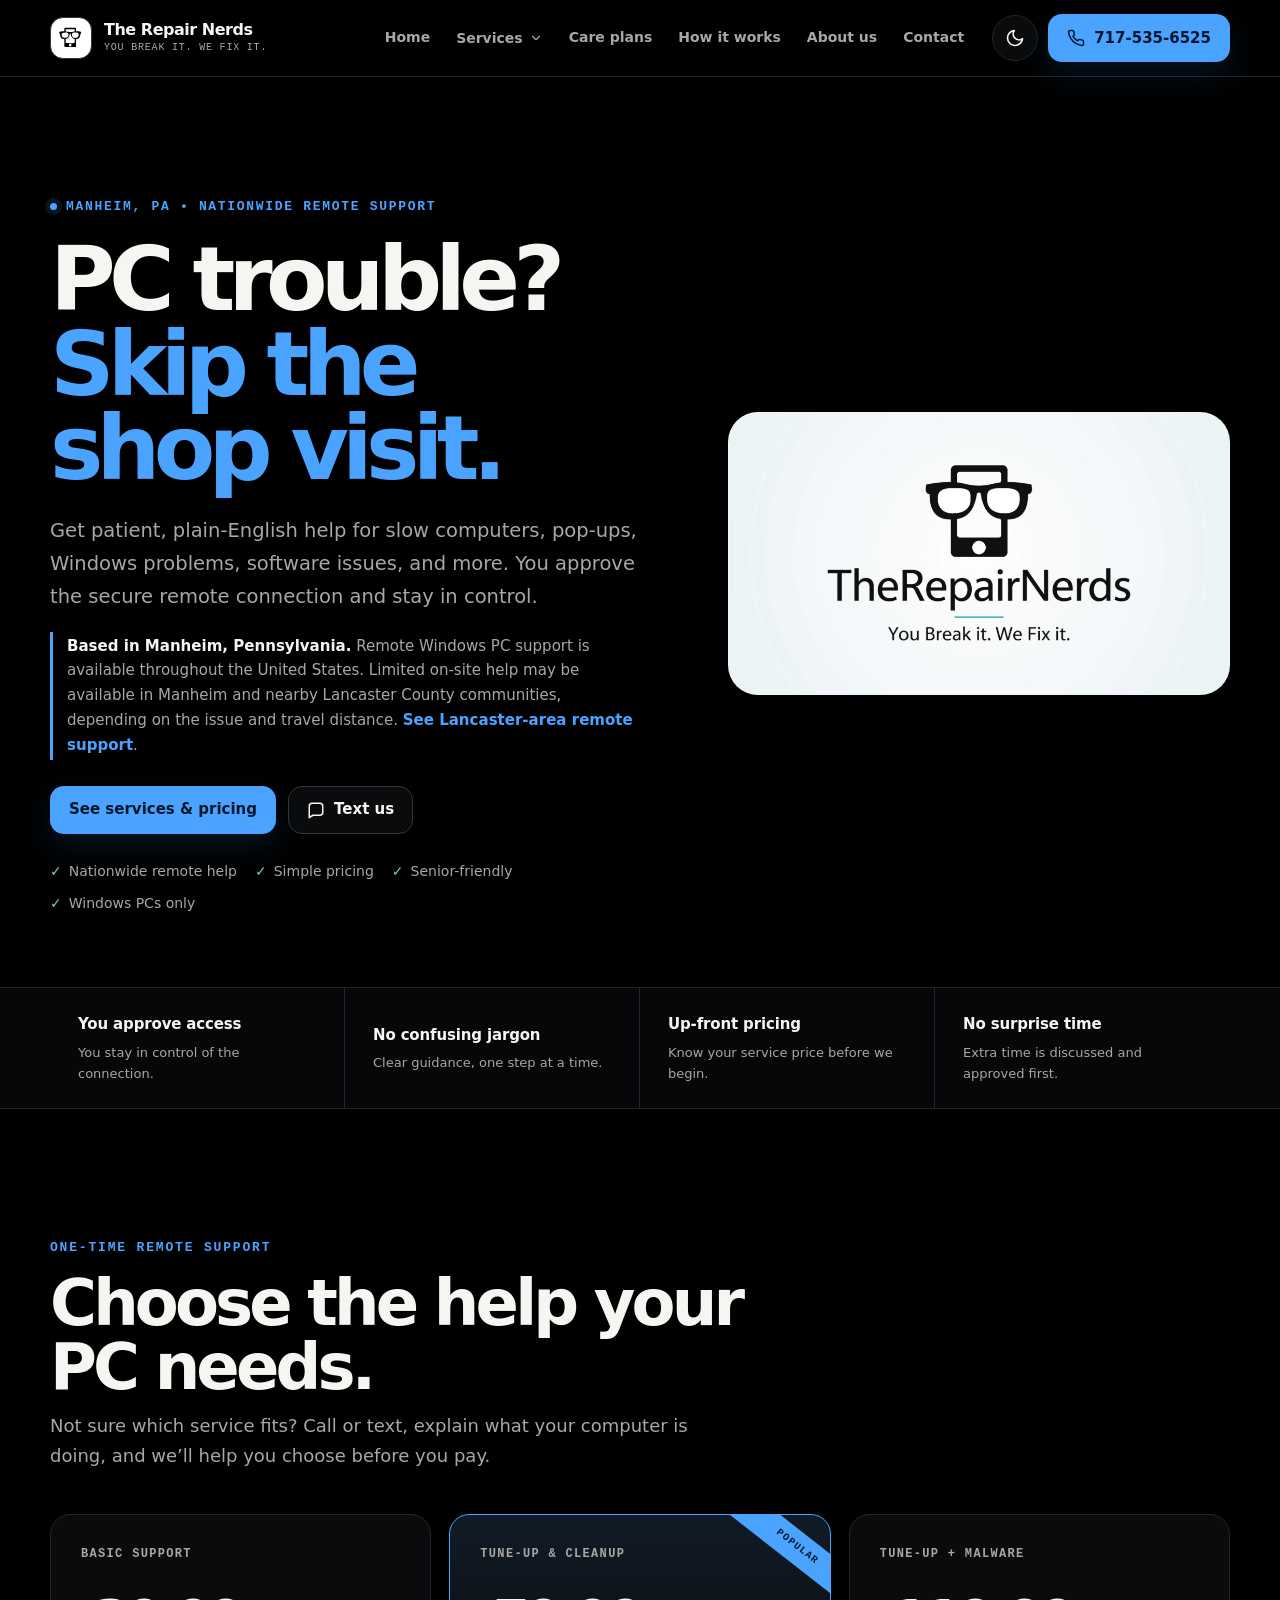
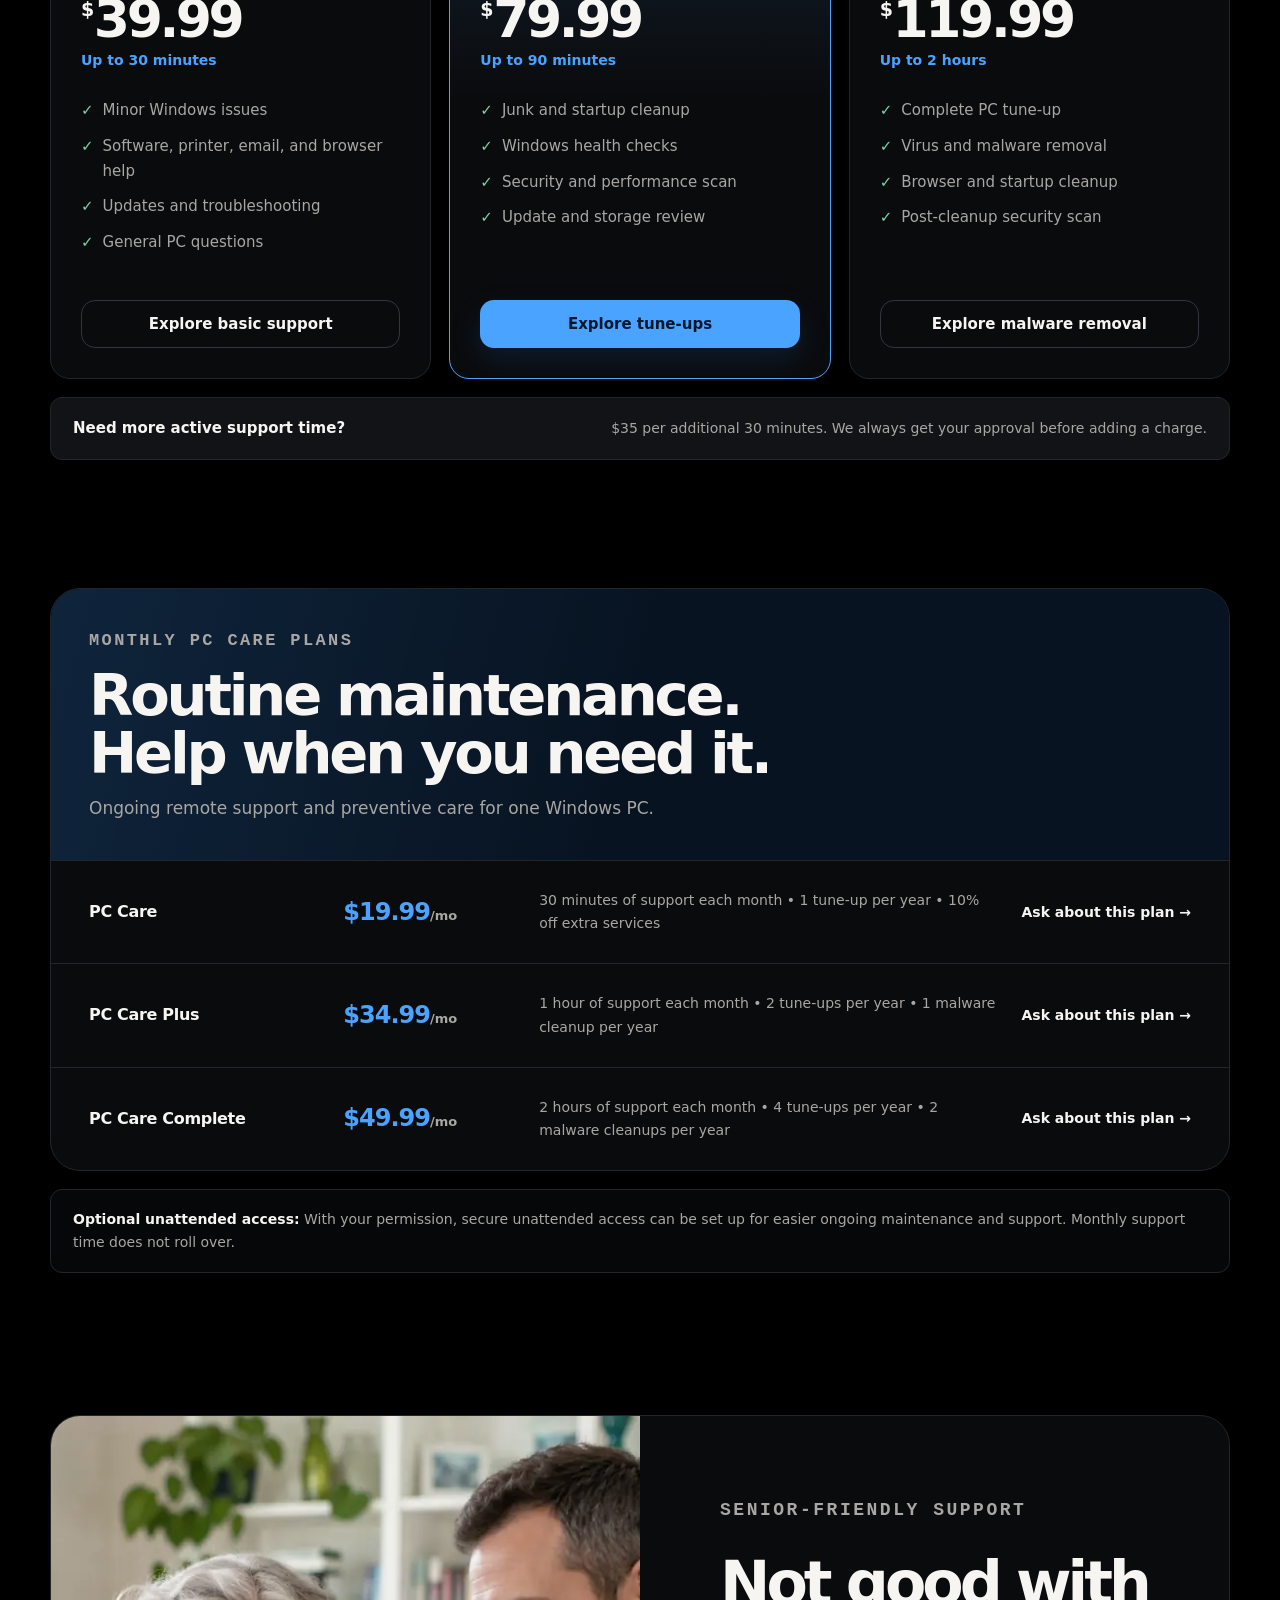
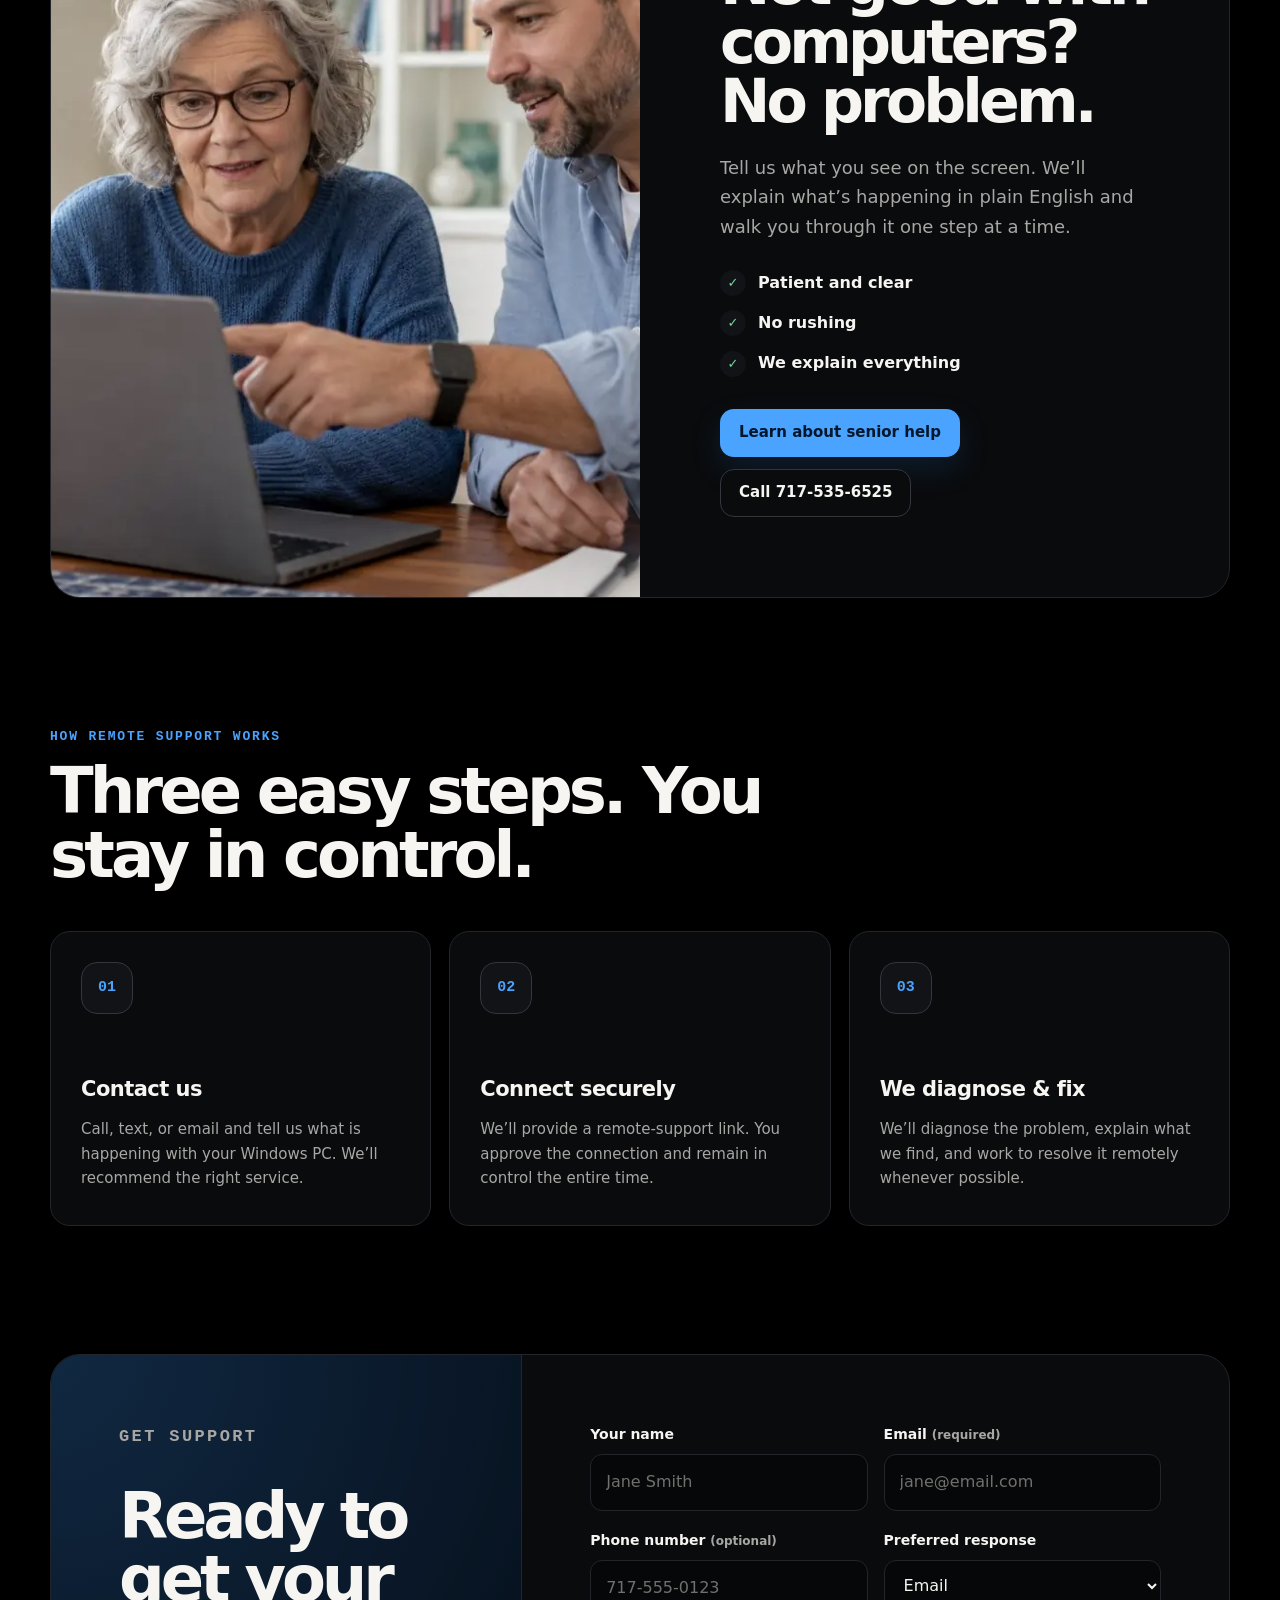
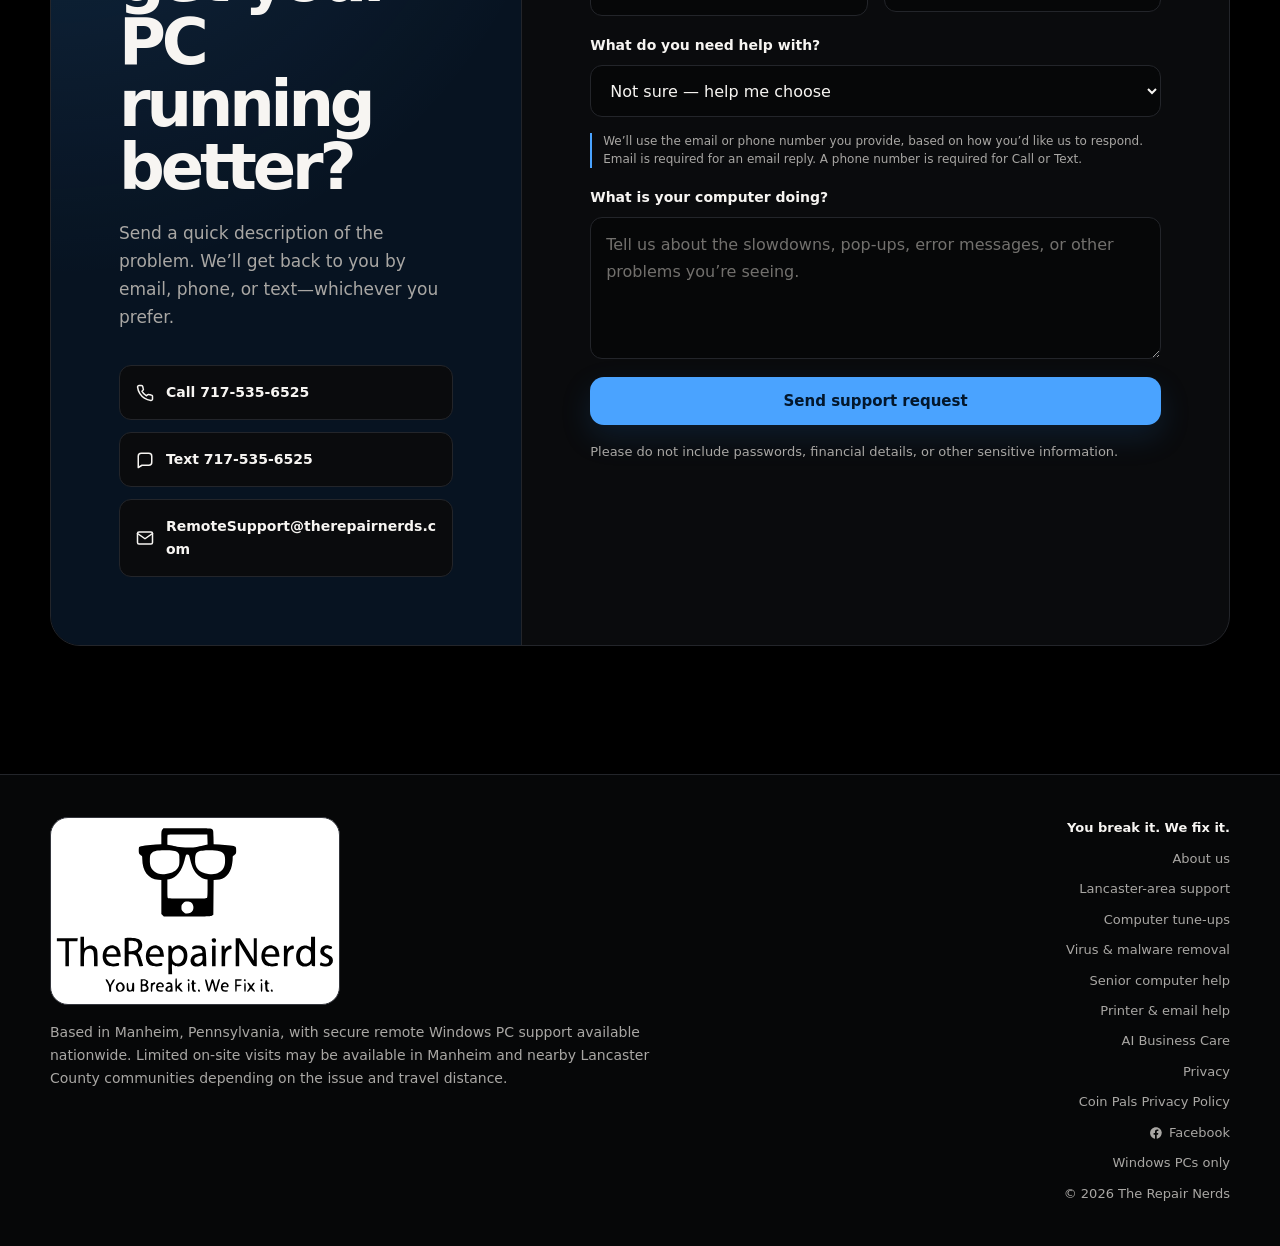
<file: index.html>
<!DOCTYPE html>
<html lang="en" data-theme="dark">
<head>
  <!-- Google tag (gtag.js) -->
  <script async src="https://www.googletagmanager.com/gtag/js?id=G-0CF8TW6FX0"></script>
  <script>
    window.dataLayer = window.dataLayer || [];
    function gtag(){dataLayer.push(arguments);}
    gtag('js', new Date());
    gtag('config', 'G-0CF8TW6FX0');

    document.addEventListener('click', function (event) {
      var link = event.target.closest('a[href]');
      if (!link) return;

      var href = link.getAttribute('href') || '';
      var contactMethod = href.indexOf('tel:') === 0 ? 'phone' :
        href.indexOf('sms:') === 0 ? 'text' :
        href.indexOf('mailto:') === 0 ? 'email' : '';

      if (contactMethod) {
        gtag('event', 'contact_click', {
          contact_method: contactMethod,
          link_text: (link.textContent || '').trim()
        });
      }
    });
  </script>
  <meta charset="utf-8">
  <meta name="viewport" content="width=device-width, initial-scale=1">
  <meta name="description" content="The Repair Nerds provides patient, secure remote Windows PC support nationwide, with limited on-site service near Manheim and Lancaster County, PA.">
  <meta name="robots" content="index, follow, max-image-preview:large">
  <meta name="author" content="The Repair Nerds">
  <meta name="theme-color" content="#000000">
  <link rel="canonical" href="https://therepairnerds.com/">
  <link rel="icon" href="/favicon.svg" type="image/svg+xml">
  <link rel="icon" href="/favicon.png" type="image/png" sizes="32x32">
  <link rel="apple-touch-icon" href="/apple-touch-icon.png">
  <link rel="preload" as="image" href="/assets/hero-intro-poster.webp" type="image/webp" fetchpriority="high">

  <meta property="og:type" content="website">
  <meta property="og:site_name" content="The Repair Nerds">
  <meta property="og:title" content="The Repair Nerds | Remote Windows PC Support">
  <meta property="og:description" content="Patient, plain-English Windows PC help nationwide, with up-front pricing and secure remote support.">
  <meta property="og:url" content="https://therepairnerds.com/">
  <meta property="og:image" content="https://therepairnerds.com/social-preview.png">
  <meta property="og:image:secure_url" content="https://therepairnerds.com/social-preview.png">
  <meta property="og:image:type" content="image/png">
  <meta property="og:image:width" content="1200">
  <meta property="og:image:height" content="630">
  <meta property="og:image:alt" content="The Repair Nerds — You Break it. We Fix it.">

  <meta name="twitter:card" content="summary_large_image">
  <meta name="twitter:title" content="The Repair Nerds | Remote Windows PC Support">
  <meta name="twitter:description" content="Patient, plain-English Windows PC help nationwide, with up-front pricing and secure remote support.">
  <meta name="twitter:image" content="https://therepairnerds.com/social-preview.png">
  <meta name="twitter:image:alt" content="The Repair Nerds — You Break it. We Fix it.">

  <title>Remote Windows PC Support | The Repair Nerds</title>
  <script type="application/ld+json">
  {
    "@context": "https://schema.org",
    "@graph": [
      {
        "@type": ["LocalBusiness", "Organization"],
        "@id": "https://therepairnerds.com/#business",
        "name": "The Repair Nerds",
        "url": "https://therepairnerds.com/",
        "logo": "https://therepairnerds.com/logo.png",
        "image": "https://therepairnerds.com/social-preview.png",
        "description": "Patient, secure remote support for Windows PCs throughout the United States, with limited on-site service in Manheim and nearby Lancaster County communities.",
        "slogan": "You break it. We fix it.",
        "telephone": "+1-717-535-6525",
        "email": "RemoteSupport@therepairnerds.com",
        "priceRange": "$39.99-$119.99+",
        "address": {
          "@type": "PostalAddress",
          "addressLocality": "Manheim",
          "addressRegion": "PA",
          "addressCountry": "US"
        },
        "areaServed": [
          {
            "@type": "Country",
            "name": "United States"
          },
          {
            "@type": "AdministrativeArea",
            "name": "Lancaster County, Pennsylvania"
          }
        ],
        "knowsAbout": [
          "Remote Windows PC support",
          "Computer tune-ups",
          "Virus and malware removal",
          "Senior-friendly computer help",
          "Printer troubleshooting",
          "Email troubleshooting"
        ],
        "hasOfferCatalog": {
          "@type": "OfferCatalog",
          "name": "Remote Windows PC Services",
          "itemListElement": [
            {
              "@type": "Offer",
              "price": "39.99",
              "priceCurrency": "USD",
              "url": "https://therepairnerds.com/printer-email-help.html",
              "itemOffered": {
                "@type": "Service",
                "name": "Basic Remote Computer Support",
                "description": "Up to 30 minutes of remote help for minor Windows, software, browser, printer, email, update, and troubleshooting needs."
              }
            },
            {
              "@type": "Offer",
              "price": "79.99",
              "priceCurrency": "USD",
              "url": "https://therepairnerds.com/computer-tune-up.html",
              "itemOffered": {
                "@type": "Service",
                "name": "Computer Tune-Up and Cleanup",
                "description": "Up to 90 minutes of remote Windows PC cleanup, health checks, security and performance scanning, and update and storage review."
              }
            },
            {
              "@type": "Offer",
              "price": "119.99",
              "priceCurrency": "USD",
              "url": "https://therepairnerds.com/virus-malware-removal.html",
              "itemOffered": {
                "@type": "Service",
                "name": "Computer Tune-Up with Virus and Malware Removal",
                "description": "Up to two hours of remote tune-up, virus and malware removal, browser and startup cleanup, and a post-cleanup security scan."
              }
            }
          ]
        }
      },
      {
        "@type": "WebSite",
        "@id": "https://therepairnerds.com/#website",
        "url": "https://therepairnerds.com/",
        "name": "The Repair Nerds",
        "publisher": {
          "@id": "https://therepairnerds.com/#business"
        },
        "inLanguage": "en-US"
      },
      {
        "@type": "Service",
        "@id": "https://therepairnerds.com/computer-tune-up.html#service",
        "name": "Remote Computer Tune-Up and Cleanup",
        "url": "https://therepairnerds.com/computer-tune-up.html",
        "provider": {
          "@id": "https://therepairnerds.com/#business"
        },
        "areaServed": "United States"
      },
      {
        "@type": "Service",
        "@id": "https://therepairnerds.com/virus-malware-removal.html#service",
        "name": "Remote Virus and Malware Removal",
        "url": "https://therepairnerds.com/virus-malware-removal.html",
        "provider": {
          "@id": "https://therepairnerds.com/#business"
        },
        "areaServed": "United States"
      },
      {
        "@type": "Service",
        "@id": "https://therepairnerds.com/senior-computer-help.html#service",
        "name": "Senior-Friendly Remote Computer Help",
        "url": "https://therepairnerds.com/senior-computer-help.html",
        "provider": {
          "@id": "https://therepairnerds.com/#business"
        },
        "areaServed": "United States"
      },
      {
        "@type": "Service",
        "@id": "https://therepairnerds.com/printer-email-help.html#service",
        "name": "Remote Printer and Email Help",
        "url": "https://therepairnerds.com/printer-email-help.html",
        "provider": {
          "@id": "https://therepairnerds.com/#business"
        },
        "areaServed": "United States"
      }
    ]
  }
  </script>
  <script>
    (function () {
      try {
        var savedTheme = localStorage.getItem("repair-nerds-theme");
        document.documentElement.setAttribute("data-theme", savedTheme === "light" ? "light" : "dark");
      } catch (error) {
        document.documentElement.setAttribute("data-theme", "dark");
      }
    }());
  </script>
  <style>
    :root {
      color-scheme: dark;
      --bg: #000000;
      --bg-elevated: #060708;
      --surface: #0a0b0d;
      --surface-2: #111317;
      --surface-warm: #071321;
      --text: #f7f5f2;
      --muted: #a9a7a4;
      --soft: #72706d;
      --border: #23252a;
      --border-strong: #34363d;
      --accent: #4aa3ff;
      --accent-strong: #78bbff;
      --accent-ink: #03172c;
      --success: #79d3a5;
      --danger: #f0a0a0;
      --shadow: 0 24px 70px rgba(0, 0, 0, .38);
      --header: rgba(0, 0, 0, .84);
      --selection: rgba(74, 163, 255, .28);
      --radius-sm: 12px;
      --radius-md: 20px;
      --radius-lg: 30px;
      --max: 1180px;
      --ease: cubic-bezier(.22, 1, .36, 1);
    }

    html[data-theme="light"] {
      color-scheme: light;
      --bg: #f8f0e6;
      --bg-elevated: #fffaf3;
      --surface: #fffaf3;
      --surface-2: #f1e3d4;
      --surface-warm: #eee7df;
      --text: #251d19;
      --muted: #6e5c52;
      --soft: #8e7669;
      --border: #dfcdbd;
      --border-strong: #cdb3a2;
      --accent: #1f63a8;
      --accent-strong: #174f89;
      --accent-ink: #fff8f1;
      --success: #277653;
      --danger: #a33b2e;
      --shadow: 0 24px 70px rgba(95, 62, 43, .12);
      --header: rgba(248, 240, 230, .88);
      --selection: rgba(31, 99, 168, .22);
    }

    *,
    *::before,
    *::after {
      box-sizing: border-box;
    }

    html {
      width: 100%;
      max-width: 100%;
      overflow-x: hidden;
      overflow-x: clip;
      background-color: var(--bg);
      scroll-behavior: smooth;
      scroll-padding-top: 92px;
    }

    body {
      width: 100%;
      max-width: 100%;
      min-height: 100vh;
      margin: 0;
      overflow-x: hidden;
      overflow-x: clip;
      background-color: var(--bg);
      color: var(--text);
      font-family: Inter, ui-sans-serif, system-ui, -apple-system, BlinkMacSystemFont, "Segoe UI", sans-serif;
      font-size: 16px;
      line-height: 1.65;
      -webkit-font-smoothing: antialiased;
    }

    html,
    body,
    header,
    section,
    footer,
    article,
    aside,
    nav,
    div,
    a,
    button,
    input,
    select,
    textarea,
    svg {
      transition:
        background-color .48s var(--ease),
        color .48s var(--ease),
        border-color .48s var(--ease),
        box-shadow .48s var(--ease),
        fill .48s var(--ease),
        stroke .48s var(--ease);
    }

    img {
      display: block;
      max-width: 100%;
    }

    button,
    input,
    select,
    textarea {
      font: inherit;
    }

    a {
      color: inherit;
      text-decoration: none;
    }

    ::selection {
      background: var(--selection);
    }

    :focus-visible {
      outline: 3px solid var(--accent);
      outline-offset: 4px;
    }

    .skip-link {
      position: fixed;
      z-index: 1000;
      top: 12px;
      left: 12px;
      transform: translateY(-180%);
      border-radius: 10px;
      background: var(--accent);
      color: var(--accent-ink);
      padding: 10px 16px;
      font-weight: 800;
    }

    .skip-link:focus {
      transform: translateY(0);
    }

    .container {
      width: 100%;
      max-width: calc(var(--max) + 40px);
      margin-inline: auto;
      padding-inline: 20px;
    }

    .hero-grid > *,
    .trust-grid > *,
    .pricing-grid > *,
    .plan-row > *,
    .senior-shell > *,
    .steps-grid > *,
    .contact-shell > *,
    .form-grid > *,
    .footer-grid > * {
      min-width: 0;
    }

    .site-header {
      position: sticky;
      z-index: 100;
      top: 0;
      border-bottom: 1px solid var(--border);
      background: var(--header);
      backdrop-filter: blur(18px);
      -webkit-backdrop-filter: blur(18px);
    }

    .nav-wrap {
      display: flex;
      min-height: 76px;
      align-items: center;
      justify-content: space-between;
      gap: 28px;
    }

    .brand {
      display: inline-flex;
      align-items: center;
      gap: 12px;
      flex: 0 0 auto;
    }

    .brand-mark {
      display: grid;
      width: 42px;
      height: 42px;
      place-items: center;
      border: 1px solid var(--border-strong);
      border-radius: 13px;
      overflow: hidden;
      background: #ffffff;
      padding: 5px;
    }

    .brand-mark img {
      width: 100%;
      height: 100%;
      object-fit: contain;
    }

    .brand-copy {
      display: grid;
      min-width: 0;
      line-height: 1.05;
    }

    .brand-name {
      font-size: 16px;
      font-weight: 850;
      letter-spacing: -.03em;
    }

    .brand-tag {
      margin-top: 4px;
      color: var(--muted);
      font-family: ui-monospace, SFMono-Regular, Menlo, Monaco, Consolas, monospace;
      font-size: 10px;
      letter-spacing: .08em;
      text-transform: uppercase;
    }

    .main-nav {
      display: flex;
      align-items: center;
      gap: 26px;
      margin-left: auto;
    }

    .main-nav a {
      color: var(--muted);
      font-size: 14px;
      font-weight: 700;
    }

    .main-nav a:hover {
      color: var(--text);
    }

    .nav-dropdown,
    .mobile-menu {
      position: relative;
    }

    .nav-dropdown > summary,
    .mobile-menu > summary {
      list-style: none;
      cursor: pointer;
    }

    .nav-dropdown > summary::-webkit-details-marker,
    .mobile-menu > summary::-webkit-details-marker {
      display: none;
    }

    .nav-dropdown > summary {
      display: inline-flex;
      align-items: center;
      gap: 6px;
      color: var(--muted);
      font-size: 14px;
      font-weight: 700;
    }

    .nav-dropdown > summary:hover,
    .nav-dropdown[open] > summary {
      color: var(--text);
    }

    .menu-chevron {
      width: 14px;
      height: 14px;
      transition: transform .2s ease;
    }

    .nav-dropdown[open] .menu-chevron {
      transform: rotate(180deg);
    }

    .nav-dropdown-panel,
    .mobile-menu-panel {
      position: absolute;
      z-index: 120;
      overflow: hidden;
      border: 1px solid var(--border-strong);
      border-radius: 18px;
      background: var(--surface);
      box-shadow: var(--shadow);
    }

    .nav-dropdown-panel {
      top: calc(100% + 18px);
      left: 50%;
      width: 330px;
      padding: 8px;
      transform: translateX(-50%);
      animation: menu-fade .18s var(--ease) both;
    }

    .nav-dropdown-panel a {
      display: grid;
      gap: 2px;
      border-radius: 12px;
      padding: 11px 12px;
      color: var(--text);
      line-height: 1.3;
    }

    .nav-dropdown-panel a:hover,
    .nav-dropdown-panel a[aria-current="page"],
    .mobile-menu-panel a:hover,
    .mobile-menu-panel a[aria-current="page"] {
      background: var(--surface-2);
      color: var(--accent);
    }

    .nav-dropdown-panel small {
      color: var(--muted);
      font-size: 11px;
      font-weight: 600;
    }

    .mobile-menu {
      display: none;
    }

    .mobile-menu > summary {
      display: inline-flex;
      min-height: 42px;
      align-items: center;
      justify-content: center;
      gap: 8px;
      border: 1px solid var(--border-strong);
      border-radius: 12px;
      background: var(--surface);
      color: var(--text);
      padding: 0 12px;
      font-size: 13px;
      font-weight: 800;
    }

    .mobile-menu > summary svg {
      width: 18px;
      height: 18px;
    }

    .mobile-menu[open] > summary {
      border-color: var(--accent);
      color: var(--accent);
    }

    .mobile-menu-panel {
      top: calc(100% + 12px);
      right: 0;
      width: min(330px, calc(100vw - 28px));
      max-height: calc(100vh - 98px);
      overflow-y: auto;
      padding: 9px;
      animation: mobile-menu-fade .18s var(--ease) both;
    }

    .mobile-menu-panel a {
      display: flex;
      min-height: 42px;
      align-items: center;
      border-radius: 11px;
      padding: 9px 11px;
      color: var(--text);
      font-size: 14px;
      font-weight: 750;
    }

    .mobile-menu-panel .menu-service-link {
      padding-left: 22px;
      color: var(--muted);
    }

    .menu-section-label {
      display: block;
      padding: 10px 11px 5px;
      color: var(--soft);
      font-size: 10px;
      font-weight: 850;
      letter-spacing: .1em;
      text-transform: uppercase;
    }

    .mobile-menu-panel .menu-call-link {
      margin-top: 7px;
      border-top: 1px solid var(--border);
      border-radius: 0 0 11px 11px;
      color: var(--accent);
    }

    @keyframes menu-fade {
      from { opacity: 0; transform: translate(-50%, -6px); }
      to { opacity: 1; transform: translate(-50%, 0); }
    }

    @keyframes mobile-menu-fade {
      from { opacity: 0; transform: translateY(-6px); }
      to { opacity: 1; transform: translateY(0); }
    }

    .nav-actions {
      display: flex;
      align-items: center;
      gap: 10px;
    }

    .theme-toggle {
      position: relative;
      display: grid;
      width: 46px;
      height: 46px;
      cursor: pointer;
      place-items: center;
      overflow: hidden;
      border: 1px solid var(--border);
      border-radius: 50%;
      background: var(--surface);
      color: var(--text);
    }

    .theme-toggle:hover {
      border-color: var(--accent);
      background: var(--surface-2);
    }

    .theme-icon {
      position: absolute;
      width: 20px;
      height: 20px;
      transition:
        opacity .42s var(--ease),
        transform .52s var(--ease);
    }

    .sun-icon {
      opacity: 0;
      transform: rotate(-100deg) scale(.5);
    }

    .moon-icon {
      opacity: 1;
      transform: rotate(0deg) scale(1);
    }

    html[data-theme="light"] .sun-icon {
      opacity: 1;
      transform: rotate(0deg) scale(1);
    }

    html[data-theme="light"] .moon-icon {
      opacity: 0;
      transform: rotate(100deg) scale(.5);
    }

    .button {
      display: inline-flex;
      min-height: 48px;
      align-items: center;
      justify-content: center;
      gap: 9px;
      border: 1px solid transparent;
      border-radius: 14px;
      padding: 12px 18px;
      cursor: pointer;
      font-size: 15px;
      font-weight: 800;
      line-height: 1;
      text-align: center;
      transition:
        transform .25s var(--ease),
        background-color .48s var(--ease),
        color .48s var(--ease),
        border-color .48s var(--ease),
        box-shadow .3s var(--ease);
    }

    .button:hover {
      transform: translateY(-2px);
    }

    .button-primary {
      background: var(--accent);
      color: var(--accent-ink);
      box-shadow: 0 12px 30px rgba(31, 99, 168, .2);
    }

    .button-primary:hover {
      background: var(--accent-strong);
      box-shadow: 0 16px 36px rgba(31, 99, 168, .28);
    }

    .button-secondary {
      border-color: var(--border-strong);
      background: var(--surface);
      color: var(--text);
    }

    .button-secondary:hover {
      border-color: var(--accent);
      background: var(--surface-2);
    }

    .button:disabled {
      cursor: not-allowed;
      opacity: .62;
      transform: none;
    }

    .button svg {
      width: 18px;
      height: 18px;
      flex: 0 0 auto;
    }

    .hero {
      position: relative;
      overflow: hidden;
      overflow: clip;
      padding: clamp(74px, 9vw, 132px) 0 72px;
    }

    .hero::before {
      position: absolute;
      z-index: -1;
      top: -260px;
      left: 50%;
      width: 760px;
      height: 500px;
      border-radius: 50%;
      background: radial-gradient(circle, rgba(74, 163, 255, .15), transparent 68%);
      content: "";
      filter: blur(28px);
      pointer-events: none;
      transform: translateX(-50%);
    }

    html[data-theme="light"] .hero::before {
      background: radial-gradient(circle, rgba(31, 99, 168, .16), transparent 68%);
    }

    .hero-grid {
      display: grid;
      align-items: center;
      gap: clamp(46px, 7vw, 92px);
      grid-template-columns: minmax(0, 1.08fr) minmax(380px, .92fr);
    }

    .eyebrow {
      display: inline-flex;
      align-items: center;
      gap: 9px;
      margin: 0 0 20px;
      color: var(--accent);
      font-family: ui-monospace, SFMono-Regular, Menlo, Monaco, Consolas, monospace;
      font-size: 13px;
      font-weight: 800;
      letter-spacing: .13em;
      text-transform: uppercase;
    }

    .eyebrow::before {
      width: 7px;
      height: 7px;
      border-radius: 50%;
      background: currentColor;
      box-shadow: 0 0 0 5px rgba(74, 163, 255, .12);
      content: "";
    }

    h1,
    h2,
    h3,
    p {
      margin-top: 0;
    }

    h1 {
      max-width: 780px;
      margin-bottom: 24px;
      font-size: clamp(3.35rem, 7vw, 6.7rem);
      font-weight: 850;
      letter-spacing: -.075em;
      line-height: .94;
    }

    .accent-text {
      color: var(--accent);
    }

    .hero-copy {
      max-width: 650px;
      margin-bottom: 30px;
      color: var(--muted);
      font-size: clamp(1.06rem, 1.6vw, 1.22rem);
      line-height: 1.7;
    }

    .service-area-line {
      max-width: 680px;
      margin: -12px 0 26px;
      border-left: 3px solid var(--accent);
      padding: 2px 0 2px 14px;
      color: var(--muted);
      font-size: .94rem;
    }

    .service-area-line strong {
      color: var(--text);
    }

    .service-area-line a {
      color: var(--accent);
      font-weight: 750;
    }

    .service-area-line a:hover {
      color: var(--accent-strong);
    }

    .hero-actions {
      display: flex;
      flex-wrap: wrap;
      gap: 12px;
    }

    .hero-note {
      display: flex;
      flex-wrap: wrap;
      gap: 9px 18px;
      margin-top: 26px;
      margin-bottom: 0;
      padding: 0;
      list-style: none;
      color: var(--muted);
      font-size: 14px;
    }

    .hero-note li {
      display: inline-flex;
      align-items: center;
      gap: 7px;
    }

    .hero-note li::before {
      color: var(--success);
      content: "✓";
      font-weight: 900;
    }

    .hero-visual {
      position: relative;
      width: 100%;
      min-height: 0;
    }

    .hero-frame {
      position: relative;
      width: 100%;
      margin: 0;
      aspect-ratio: 16 / 9;
      overflow: hidden;
      border: 1px solid rgba(255, 255, 255, .16);
      border-radius: var(--radius-lg);
      background: #eef2f6;
      box-shadow: var(--shadow);
    }

    html[data-theme="light"] .hero-frame {
      border-color: rgba(32, 28, 24, .14);
    }

    .hero-intro,
    .hero-intro-still {
      position: absolute;
      inset: 0;
      width: 100%;
      height: 100%;
      background: #eef2f6;
    }

    .hero-intro,
    .hero-intro-still img {
      display: block;
      width: 100%;
      height: 100%;
      object-fit: contain;
      object-position: center;
      background: #eef2f6;
    }

    .hero-intro-still {
      display: none;
    }

    .senior-image picture {
      display: block;
      width: 100%;
      height: 100%;
    }

    .trust-bar {
      border-top: 1px solid var(--border);
      border-bottom: 1px solid var(--border);
      background: var(--bg-elevated);
    }

    .trust-grid {
      display: grid;
      grid-template-columns: repeat(4, 1fr);
    }

    .trust-item {
      display: grid;
      min-height: 116px;
      align-content: center;
      gap: 5px;
      padding: 24px 28px;
      border-right: 1px solid var(--border);
    }

    .trust-item:last-child {
      border-right: 0;
    }

    .trust-item strong {
      font-size: 15px;
      letter-spacing: -.01em;
    }

    .trust-item span {
      color: var(--muted);
      font-size: 13px;
    }

    .section {
      padding: clamp(88px, 10vw, 136px) 0;
    }

    .section-tight {
      padding-top: 0;
    }

    .section-header {
      display: grid;
      max-width: 760px;
      gap: 12px;
      margin-bottom: 44px;
    }

    .section-kicker {
      margin: 0;
      color: var(--accent);
      font-family: ui-monospace, SFMono-Regular, Menlo, Monaco, Consolas, monospace;
      font-size: 13px;
      font-weight: 800;
      letter-spacing: .14em;
      text-transform: uppercase;
    }

    .section-title {
      margin-bottom: 0;
      font-size: clamp(2.35rem, 5vw, 4.55rem);
      font-weight: 820;
      letter-spacing: -.06em;
      line-height: 1;
    }

    .section-lede {
      max-width: 680px;
      margin-bottom: 0;
      color: var(--muted);
      font-size: 18px;
    }

    .pricing-grid {
      display: grid;
      gap: 18px;
      grid-template-columns: repeat(3, 1fr);
    }

    .price-card {
      position: relative;
      display: flex;
      min-height: 465px;
      flex-direction: column;
      overflow: hidden;
      border: 1px solid var(--border);
      border-radius: var(--radius-md);
      background: var(--surface);
      padding: 30px;
    }

    .price-card:hover {
      border-color: var(--border-strong);
      box-shadow: var(--shadow);
      transform: translateY(-4px);
    }

    .price-card,
    .plan-row,
    .step-card {
      transition:
        transform .32s var(--ease),
        background-color .48s var(--ease),
        color .48s var(--ease),
        border-color .48s var(--ease),
        box-shadow .32s var(--ease);
    }

    .price-card.featured {
      border-color: var(--accent);
      background:
        linear-gradient(180deg, rgba(74, 163, 255, .11), transparent 40%),
        var(--surface);
    }

    .price-card.featured::before {
      position: absolute;
      top: 17px;
      right: -42px;
      width: 150px;
      background: var(--accent);
      color: var(--accent-ink);
      content: "POPULAR";
      font-family: ui-monospace, SFMono-Regular, Menlo, Monaco, Consolas, monospace;
      font-size: 10px;
      font-weight: 900;
      letter-spacing: .12em;
      padding: 7px 0;
      text-align: center;
      transform: rotate(38deg);
    }

    .price-label {
      margin-bottom: 28px;
      color: var(--muted);
      font-family: ui-monospace, SFMono-Regular, Menlo, Monaco, Consolas, monospace;
      font-size: 12px;
      font-weight: 800;
      letter-spacing: .11em;
      text-transform: uppercase;
    }

    .price {
      display: flex;
      align-items: flex-start;
      margin-bottom: 4px;
      font-size: 52px;
      font-weight: 850;
      letter-spacing: -.065em;
      line-height: 1;
    }

    .price sup {
      margin-top: 7px;
      font-size: 19px;
      letter-spacing: -.02em;
    }

    .duration {
      margin-bottom: 26px;
      color: var(--accent);
      font-size: 14px;
      font-weight: 800;
    }

    .service-list {
      display: grid;
      gap: 11px;
      margin: 0 0 30px;
      padding: 0;
      list-style: none;
      color: var(--muted);
      font-size: 15px;
    }

    .service-list li {
      display: flex;
      gap: 9px;
    }

    .service-list li::before {
      color: var(--success);
      content: "✓";
      flex: 0 0 auto;
      font-weight: 900;
    }

    .price-card .button {
      width: 100%;
      margin-top: auto;
    }

    .pricing-note {
      display: flex;
      align-items: center;
      justify-content: space-between;
      gap: 20px;
      margin-top: 18px;
      border: 1px solid var(--border);
      border-radius: var(--radius-sm);
      background: var(--surface-2);
      padding: 18px 22px;
    }

    .pricing-note strong {
      font-size: 15px;
    }

    .pricing-note span {
      color: var(--muted);
      font-size: 14px;
      text-align: right;
    }

    .plans-shell {
      overflow: hidden;
      border: 1px solid var(--border);
      border-radius: var(--radius-lg);
      background: var(--surface);
    }

    .plans-intro {
      display: grid;
      gap: 12px;
      padding: 38px;
      border-bottom: 1px solid var(--border);
      background:
        linear-gradient(105deg, rgba(74, 163, 255, .12), transparent 50%),
        var(--surface-warm);
    }

    .plans-intro h2 {
      max-width: 700px;
      margin-bottom: 0;
      font-size: clamp(2.15rem, 4.5vw, 4rem);
      letter-spacing: -.055em;
      line-height: 1;
    }

    .plans-intro p {
      max-width: 650px;
      margin-bottom: 0;
      color: var(--muted);
      font-size: 17px;
    }

    .plan-row {
      display: grid;
      align-items: center;
      gap: 26px;
      grid-template-columns: 1fr 170px 2fr auto;
      padding: 28px 38px;
      border-bottom: 1px solid var(--border);
    }

    .plan-row:last-child {
      border-bottom: 0;
    }

    .plan-row:hover {
      background: var(--surface-2);
    }

    .plan-name {
      font-weight: 820;
      letter-spacing: -.02em;
    }

    .plan-price {
      color: var(--accent);
      font-size: 24px;
      font-weight: 850;
      letter-spacing: -.04em;
    }

    .plan-price small {
      color: var(--muted);
      font-size: 13px;
      font-weight: 700;
      letter-spacing: 0;
    }

    .plan-details {
      color: var(--muted);
      font-size: 14px;
    }

    .plan-action {
      display: inline-flex;
      align-items: center;
      gap: 8px;
      color: var(--text);
      font-size: 14px;
      font-weight: 800;
      white-space: nowrap;
    }

    .plan-action:hover {
      color: var(--accent);
    }

    .access-note {
      margin-top: 18px;
      border: 1px solid var(--border);
      border-radius: var(--radius-sm);
      background: var(--bg-elevated);
      padding: 18px 22px;
      color: var(--muted);
      font-size: 14px;
    }

    .access-note strong {
      color: var(--text);
    }

    .senior-shell {
      display: grid;
      min-height: 570px;
      overflow: hidden;
      border: 1px solid var(--border);
      border-radius: var(--radius-lg);
      background: var(--surface);
      grid-template-columns: 1fr 1fr;
    }

    .senior-image {
      min-height: 500px;
      overflow: hidden;
    }

    .senior-image img {
      width: 100%;
      height: 100%;
      object-fit: cover;
      filter: saturate(.85) contrast(1.03);
    }

    .senior-copy {
      display: flex;
      flex-direction: column;
      justify-content: center;
      padding: clamp(38px, 7vw, 80px);
    }

    .senior-copy h2 {
      margin-bottom: 22px;
      font-size: clamp(2.35rem, 4.7vw, 4.6rem);
      font-weight: 830;
      letter-spacing: -.065em;
      line-height: .98;
    }

    .senior-copy > p {
      margin-bottom: 28px;
      color: var(--muted);
      font-size: 18px;
    }

    .plain-list {
      display: grid;
      gap: 14px;
      margin: 0 0 32px;
      padding: 0;
      list-style: none;
    }

    .plain-list li {
      display: flex;
      align-items: center;
      gap: 12px;
      font-weight: 750;
    }

    .plain-list li::before {
      display: grid;
      width: 26px;
      height: 26px;
      flex: 0 0 auto;
      place-items: center;
      border-radius: 50%;
      background: var(--surface-2);
      color: var(--success);
      content: "✓";
      font-size: 13px;
      font-weight: 900;
    }

    .steps-grid {
      position: relative;
      display: grid;
      gap: 18px;
      grid-template-columns: repeat(3, 1fr);
    }

    .step-card {
      position: relative;
      min-height: 295px;
      border: 1px solid var(--border);
      border-radius: var(--radius-md);
      background: var(--surface);
      padding: 30px;
    }

    .step-card:hover {
      border-color: var(--accent);
      transform: translateY(-4px);
    }

    .step-number {
      display: grid;
      width: 52px;
      height: 52px;
      margin-bottom: 58px;
      place-items: center;
      border: 1px solid var(--border-strong);
      border-radius: 16px;
      background: var(--surface-2);
      color: var(--accent);
      font-family: ui-monospace, SFMono-Regular, Menlo, Monaco, Consolas, monospace;
      font-size: 15px;
      font-weight: 900;
    }

    .step-card h3 {
      margin-bottom: 10px;
      font-size: 21px;
      letter-spacing: -.025em;
    }

    .step-card p {
      margin-bottom: 0;
      color: var(--muted);
      font-size: 15px;
    }

    .contact-section {
      padding-top: 0;
    }

    .contact-shell {
      display: grid;
      overflow: hidden;
      border: 1px solid var(--border);
      border-radius: var(--radius-lg);
      background: var(--surface);
      box-shadow: var(--shadow);
      grid-template-columns: .8fr 1.2fr;
    }

    .contact-copy {
      display: flex;
      flex-direction: column;
      padding: clamp(38px, 6vw, 68px);
      border-right: 1px solid var(--border);
      background:
        radial-gradient(circle at top left, rgba(74, 163, 255, .15), transparent 52%),
        var(--surface-warm);
    }

    .contact-copy h2 {
      margin-bottom: 20px;
      font-size: clamp(2.5rem, 5vw, 4.5rem);
      font-weight: 830;
      letter-spacing: -.065em;
      line-height: .98;
    }

    .contact-copy > p {
      margin-bottom: 34px;
      color: var(--muted);
      font-size: 17px;
    }

    .contact-links {
      display: grid;
      gap: 12px;
      margin-top: auto;
    }

    .contact-link {
      display: flex;
      align-items: center;
      gap: 12px;
      border: 1px solid var(--border);
      border-radius: var(--radius-sm);
      background: var(--surface);
      padding: 15px 16px;
      font-size: 14px;
      font-weight: 800;
      overflow-wrap: anywhere;
    }

    .contact-link:hover {
      border-color: var(--accent);
      color: var(--accent);
      transform: translateX(3px);
    }

    .contact-link svg {
      width: 18px;
      height: 18px;
      flex: 0 0 auto;
    }

    .contact-form {
      position: relative;
      display: grid;
      align-content: start;
      gap: 18px;
      padding: clamp(38px, 6vw, 68px);
    }

    .form-honeypot {
      position: absolute;
      left: -9999px;
      width: 1px;
      height: 1px;
      overflow: hidden;
    }

    .form-grid {
      display: grid;
      align-items: start;
      column-gap: 16px;
      row-gap: 18px;
      grid-template-columns: 1fr 1fr;
    }

    .field {
      display: grid;
      gap: 8px;
    }

    .field-full {
      grid-column: 1 / -1;
    }

    label {
      font-size: 14px;
      font-weight: 800;
    }

    .field-label-note {
      color: var(--muted);
      font-size: 12px;
      font-weight: 650;
      white-space: nowrap;
    }

    .field-hint {
      margin: -2px 0 0;
      color: var(--muted);
      font-size: 12px;
      line-height: 1.45;
    }

    .contact-guidance {
      border-left: 2px solid var(--accent);
      padding-left: 11px;
    }

    input,
    select,
    textarea {
      width: 100%;
      border: 1px solid var(--border);
      border-radius: 12px;
      background: var(--bg-elevated);
      color: var(--text);
      padding: 14px 15px;
      outline: none;
    }

    input,
    select {
      min-height: 52px;
    }

    textarea {
      min-height: 142px;
      resize: vertical;
    }

    input::placeholder,
    textarea::placeholder {
      color: var(--soft);
    }

    input:focus,
    select:focus,
    textarea:focus {
      border-color: var(--accent);
      box-shadow: 0 0 0 4px rgba(74, 163, 255, .11);
    }

    .form-note {
      margin: -2px 0 0;
      color: var(--muted);
      font-size: 13px;
    }

    .form-status {
      display: none;
      margin: 0;
      border: 1px solid var(--border);
      border-radius: 10px;
      background: var(--surface-2);
      padding: 11px 13px;
      color: var(--muted);
      font-size: 13px;
    }

    .form-status.visible {
      display: block;
    }

    .form-status.is-pending {
      color: var(--text);
    }

    .form-status.is-success {
      border-color: var(--success);
      background: color-mix(in srgb, var(--success) 12%, var(--surface));
      color: var(--text);
      font-size: 16px;
      font-weight: 650;
      line-height: 1.45;
      padding: 18px 18px 16px;
    }

    .form-status.is-error {
      border-color: var(--danger);
      background: color-mix(in srgb, var(--danger) 12%, var(--surface));
      color: var(--text);
    }

    .form-confirmation {
      display: none;
      gap: 10px;
      border: 1px solid var(--success);
      border-radius: 16px;
      background: color-mix(in srgb, var(--success) 12%, var(--surface));
      padding: 22px 20px;
    }

    .form-confirmation-kicker {
      margin: 0;
      color: var(--success);
      font-size: 13px;
      font-weight: 800;
      letter-spacing: .04em;
      text-transform: uppercase;
    }

    .form-confirmation h3 {
      margin: 0;
      font-size: clamp(1.7rem, 3vw, 2.2rem);
      font-weight: 830;
      letter-spacing: -.05em;
      line-height: 1.05;
    }

    .form-confirmation p {
      margin: 0;
      color: var(--muted);
      font-size: 16px;
      line-height: 1.5;
    }

    .contact-form.is-sent .form-grid,
    .contact-form.is-sent .form-submit,
    .contact-form.is-sent .form-note {
      display: none;
    }

    .contact-form.is-sent .form-status {
      position: absolute;
      width: 1px;
      height: 1px;
      overflow: hidden;
      clip: rect(0, 0, 0, 0);
    }

    .contact-form.is-sent .form-confirmation {
      display: grid;
    }

    .site-footer {
      border-top: 1px solid var(--border);
      background: var(--bg-elevated);
      padding: 42px 0;
    }

    .footer-grid {
      display: grid;
      align-items: start;
      gap: 34px;
      grid-template-columns: 1.2fr .8fr;
    }

    .footer-brand {
      max-width: 650px;
    }

    .footer-logo-frame {
      display: block;
      width: min(290px, 100%);
      aspect-ratio: 1.55;
      overflow: hidden;
      border: 1px solid var(--border-strong);
      border-radius: 18px;
      background: #ffffff;
    }

    .footer-logo-frame img {
      width: 100%;
      height: 100%;
      object-fit: cover;
      object-position: center 48%;
      transform: scale(1.05);
    }

    .footer-brand p {
      margin: 16px 0 0;
      color: var(--muted);
      font-size: 14px;
    }

    .footer-meta {
      display: grid;
      justify-items: end;
      gap: 9px;
      color: var(--muted);
      font-size: 13px;
      text-align: right;
    }

    .footer-meta a:hover {
      color: var(--accent);
    }

    .footer-facebook {
      display: inline-flex;
      align-items: center;
      gap: 6px;
    }

    .footer-facebook svg {
      display: block;
      width: 14px;
      height: 14px;
      flex: 0 0 auto;
      overflow: hidden;
    }

    .footer-slogan {
      color: var(--text);
      font-weight: 800;
    }

    @media (max-width: 1020px) {
      .main-nav {
        display: none;
      }

      .mobile-menu {
        display: block;
      }

      .hero-grid {
        grid-template-columns: 1fr;
      }

      .hero-copy-column {
        max-width: 800px;
      }

      .hero-visual {
        width: min(100%, 720px);
        min-height: 0;
      }

      .pricing-grid {
        grid-template-columns: 1fr;
      }

      .price-card {
        min-height: auto;
      }

      .price-card .button {
        margin-top: 12px;
      }

      .senior-shell,
      .contact-shell {
        grid-template-columns: 1fr;
      }

      .senior-image {
        max-height: 540px;
      }

      .contact-copy {
        border-right: 0;
        border-bottom: 1px solid var(--border);
      }

      .contact-links {
        margin-top: 8px;
      }
    }

    @media (max-width: 820px) {
      .trust-grid {
        grid-template-columns: 1fr 1fr;
      }

      .trust-item:nth-child(2) {
        border-right: 0;
      }

      .trust-item:nth-child(-n+2) {
        border-bottom: 1px solid var(--border);
      }

      .plan-row {
        grid-template-columns: 1fr auto;
      }

      .plan-details {
        grid-column: 1 / -1;
      }

      .plan-action {
        grid-column: 1 / -1;
      }

      .steps-grid {
        grid-template-columns: 1fr;
      }

      .step-card {
        min-height: auto;
      }

      .step-number {
        margin-bottom: 34px;
      }
    }

    @media (max-width: 640px) {
      html {
        scroll-padding-top: 78px;
      }

      .container {
        width: 100%;
        padding-inline: 14px;
      }

      .nav-wrap {
        min-height: 68px;
        gap: 12px;
      }

      .brand-mark {
        width: 38px;
        height: 38px;
      }

      .brand-tag {
        display: none;
      }

      .nav-phone {
        display: none;
      }

      .mobile-menu-label {
        display: none;
      }

      .mobile-menu > summary {
        width: 42px;
        padding: 0;
      }

      .theme-toggle {
        width: 42px;
        height: 42px;
      }

      .hero {
        padding-top: 62px;
      }

      h1 {
        font-size: clamp(3rem, 16vw, 4.7rem);
      }

      .hero-actions {
        display: grid;
      }

      .hero-actions .button {
        width: 100%;
      }

      .hero-visual {
        width: 100%;
        min-height: 0;
      }

      .trust-grid {
        grid-template-columns: 1fr;
      }

      .trust-item,
      .trust-item:nth-child(2) {
        border-right: 0;
        border-bottom: 1px solid var(--border);
      }

      .trust-item:last-child {
        border-bottom: 0;
      }

      .section {
        padding: 82px 0;
      }

      .section-tight {
        padding-top: 0;
      }

      .price-card,
      .step-card {
        padding: 24px;
      }

      .pricing-note {
        align-items: flex-start;
        flex-direction: column;
      }

      .pricing-note span {
        text-align: left;
      }

      .plans-intro,
      .plan-row {
        padding: 26px 24px;
      }

      .plan-row {
        grid-template-columns: 1fr;
        gap: 8px;
      }

      .plan-details,
      .plan-action {
        grid-column: auto;
      }

      .senior-shell {
        min-height: 0;
      }

      .senior-image {
        min-height: 370px;
      }

      .form-grid {
        grid-template-columns: 1fr;
      }

      #service {
        font-size: 14px;
        padding-left: 12px;
        padding-right: 12px;
      }

      .field-full {
        grid-column: auto;
      }

      .footer-grid {
        grid-template-columns: 1fr;
      }

      .footer-meta {
        justify-items: start;
        text-align: left;
      }
    }

    @media (max-width: 380px) {
      .brand {
        gap: 9px;
      }

      .brand-name {
        font-size: 15px;
      }

      h1 {
        font-size: clamp(2.65rem, 14vw, 3.15rem);
      }

      .section-title,
      .senior-copy h2,
      .contact-copy h2 {
        font-size: 2.25rem;
      }
    }

    html.theme-transitioning,
    html.theme-transitioning *,
    html.theme-transitioning *::before,
    html.theme-transitioning *::after {
      transition: none !important;
    }

    ::view-transition-old(root),
    ::view-transition-new(root) {
      animation-duration: .46s;
      animation-timing-function: var(--ease);
      mix-blend-mode: normal;
    }

    ::view-transition-old(root) {
      animation-name: theme-fade-out;
    }

    ::view-transition-new(root) {
      animation-name: theme-fade-in;
    }

    @keyframes theme-fade-out {
      to {
        opacity: 0;
      }
    }

    @keyframes theme-fade-in {
      from {
        opacity: 0;
      }
    }

    @media (prefers-reduced-motion: reduce) {
      html {
        scroll-behavior: auto;
      }

      *,
      *::before,
      *::after {
        scroll-behavior: auto !important;
        transition-duration: .01ms !important;
        animation-duration: .01ms !important;
        animation-iteration-count: 1 !important;
      }

      ::view-transition-old(root),
      ::view-transition-new(root) {
        animation-duration: .01ms !important;
      }

      .hero-intro {
        display: none;
      }

      .hero-frame .hero-intro-still {
        display: block;
      }
    }
  </style>
</head>
<body>
  <a class="skip-link" href="#main">Skip to main content</a>

  <header class="site-header">
    <div class="container nav-wrap">
      <a class="brand" href="/" aria-label="The Repair Nerds home">
        <span class="brand-mark" aria-hidden="true"><img src="/assets/brand-mark.svg" alt="" width="266" height="238"></span>
        <span class="brand-copy">
          <span class="brand-name">The Repair Nerds</span>
          <span class="brand-tag">You break it. We fix it.</span>
        </span>
      </a>

      <nav class="main-nav" aria-label="Main navigation">
        <a href="/" aria-current="page">Home</a>
        <details class="nav-dropdown">
          <summary>Services <svg class="menu-chevron" viewBox="0 0 24 24" fill="none" stroke="currentColor" stroke-width="2" stroke-linecap="round" stroke-linejoin="round" aria-hidden="true"><path d="m6 9 6 6 6-6"></path></svg></summary>
          <div class="nav-dropdown-panel">
            <a href="/computer-tune-up.html"><span>Computer Tune-Up</span><small>Speed, cleanup, updates, and performance</small></a>
            <a href="/virus-malware-removal.html"><span>Virus &amp; Malware Removal</span><small>Threat cleanup and security guidance</small></a>
            <a href="/senior-computer-help.html"><span>Senior Computer Help</span><small>Patient, plain-English assistance</small></a>
            <a href="/printer-email-help.html"><span>Printer &amp; Email Help</span><small>Everyday device and account support</small></a>
            <a href="/business-care.html"><span>AI Business Care</span><small>One monthly price. You approve it.</small></a>
          </div>
        </details>
        <a href="#plans">Care plans</a>
        <a href="#how-it-works">How it works</a>
        <a href="/about/">About us</a>
        <a href="#contact">Contact</a>
      </nav>

      <div class="nav-actions">
        <button class="theme-toggle" id="theme-toggle" type="button" aria-label="Switch to light theme" aria-pressed="false">
          <svg class="theme-icon sun-icon" viewBox="0 0 24 24" fill="none" stroke="currentColor" stroke-width="2" stroke-linecap="round" aria-hidden="true">
            <circle cx="12" cy="12" r="4"></circle>
            <path d="M12 2v2M12 20v2M4.93 4.93l1.42 1.42M17.66 17.66l1.41 1.41M2 12h2M20 12h2M4.93 19.07l1.42-1.42M17.66 6.34l1.41-1.41"></path>
          </svg>
          <svg class="theme-icon moon-icon" viewBox="0 0 24 24" fill="none" stroke="currentColor" stroke-width="2" stroke-linecap="round" stroke-linejoin="round" aria-hidden="true">
            <path d="M21 12.79A9 9 0 1 1 11.21 3 7 7 0 0 0 21 12.79z"></path>
          </svg>
        </button>
        <details class="mobile-menu">
          <summary aria-label="Open navigation menu">
            <svg viewBox="0 0 24 24" fill="none" stroke="currentColor" stroke-width="2" stroke-linecap="round" aria-hidden="true"><path d="M4 7h16M4 12h16M4 17h16"></path></svg>
            <span class="mobile-menu-label">Menu</span>
          </summary>
          <nav class="mobile-menu-panel" aria-label="Mobile navigation">
            <a href="/" aria-current="page">Home</a>
            <span class="menu-section-label">Services</span>
            <a class="menu-service-link" href="/computer-tune-up.html">Computer Tune-Up</a>
            <a class="menu-service-link" href="/virus-malware-removal.html">Virus &amp; Malware Removal</a>
            <a class="menu-service-link" href="/senior-computer-help.html">Senior Computer Help</a>
            <a class="menu-service-link" href="/printer-email-help.html">Printer &amp; Email Help</a>
            <a class="menu-service-link" href="/business-care.html">AI Business Care</a>
            <span class="menu-section-label">More</span>
            <a href="/#plans">Care Plans</a>
            <a href="/#how-it-works">How It Works</a>
            <a href="/about/">About us</a>
            <a href="/lancaster/">Lancaster, PA</a>
            <a href="/#contact">Contact</a>
            <a class="menu-call-link" href="tel:+17175356525">Call&nbsp;717&#8209;535&#8209;6525</a>
          </nav>
        </details>
        <a class="button button-primary nav-phone" href="tel:+17175356525">
          <svg viewBox="0 0 24 24" fill="none" stroke="currentColor" stroke-width="2" stroke-linecap="round" stroke-linejoin="round" aria-hidden="true">
            <path d="M22 16.92v3a2 2 0 0 1-2.18 2 19.8 19.8 0 0 1-8.63-3.07 19.5 19.5 0 0 1-6-6A19.8 19.8 0 0 1 2.12 4.18 2 2 0 0 1 4.11 2h3a2 2 0 0 1 2 1.72c.12.9.33 1.78.62 2.63a2 2 0 0 1-.45 2.11L8 9.73a16 16 0 0 0 6 6l1.27-1.27a2 2 0 0 1 2.11-.45c.85.29 1.73.5 2.63.62A2 2 0 0 1 22 16.92z"></path>
          </svg>
          717&#8209;535&#8209;6525
        </a>
      </div>
    </div>
  </header>

  <main id="main">
    <section class="hero" id="top">
      <div class="container hero-grid">
        <div class="hero-copy-column">
          <p class="eyebrow">Manheim, PA • Nationwide remote support</p>
          <h1>PC trouble? <span class="accent-text">Skip the shop visit.</span></h1>
          <p class="hero-copy">Get patient, plain-English help for slow computers, pop-ups, Windows problems, software issues, and more. You approve the secure remote connection and stay in control.</p>
          <p class="service-area-line"><strong>Based in Manheim, Pennsylvania.</strong> Remote Windows PC support is available throughout the United States. Limited on-site help may be available in Manheim and nearby Lancaster County communities, depending on the issue and travel distance. <a href="/lancaster/">See Lancaster-area remote support</a>.</p>

          <div class="hero-actions">
            <a class="button button-primary" href="#services">See services &amp; pricing</a>
            <a class="button button-secondary" href="sms:+17175356525">
              <svg viewBox="0 0 24 24" fill="none" stroke="currentColor" stroke-width="2" stroke-linecap="round" stroke-linejoin="round" aria-hidden="true">
                <path d="M21 15a4 4 0 0 1-4 4H8l-5 3V7a4 4 0 0 1 4-4h10a4 4 0 0 1 4 4z"></path>
              </svg>
              Text us
            </a>
          </div>

          <ul class="hero-note">
              <li>Nationwide remote help</li>
              <li>Simple pricing</li>
              <li>Senior-friendly</li>
              <li>Windows PCs only</li>
          </ul>
        </div>

        <div class="hero-visual">
          <figure class="hero-frame">
            <video
              id="hero-intro"
              class="hero-intro"
              muted
              autoplay
              loop
              playsinline
              preload="metadata"
              poster="/assets/hero-intro-poster.webp"
              width="1920"
              height="1080"
              aria-label="The Repair Nerds brand intro"
            >
              <source src="/assets/hero-intro.mp4" type="video/mp4">
            </video>
            <picture class="hero-intro-still">
              <source media="(prefers-reduced-motion: reduce)" type="image/webp" srcset="/assets/hero-intro-poster.webp">
              <source media="(prefers-reduced-motion: reduce)" type="image/jpeg" srcset="/assets/hero-intro-poster.jpg">
              <img alt="The Repair Nerds brand intro" width="1920" height="1080" decoding="async">
            </picture>
          </figure>
          <script>
            (function () {
              var video = document.getElementById("hero-intro");
              if (!video || !window.matchMedia) return;

              var motion = window.matchMedia("(prefers-reduced-motion: reduce)");

              function syncHeroIntro() {
                if (motion.matches) {
                  video.removeAttribute("autoplay");
                  video.pause();
                  return;
                }

                video.muted = true;
                video.loop = true;
                video.autoplay = true;
                var pending = video.play();
                if (pending && typeof pending.catch === "function") {
                  pending.catch(function () {});
                }
              }

              syncHeroIntro();
              if (typeof motion.addEventListener === "function") {
                motion.addEventListener("change", syncHeroIntro);
              }
            }());
          </script>
        </div>
      </div>
    </section>

    <aside class="trust-bar" aria-label="Support promises">
      <div class="container trust-grid">
        <div class="trust-item"><strong>You approve access</strong><span>You stay in control of the connection.</span></div>
        <div class="trust-item"><strong>No confusing jargon</strong><span>Clear guidance, one step at a time.</span></div>
        <div class="trust-item"><strong>Up-front pricing</strong><span>Know your service price before we begin.</span></div>
        <div class="trust-item"><strong>No surprise time</strong><span>Extra time is discussed and approved first.</span></div>
      </div>
    </aside>

    <section class="section" id="services">
      <div class="container">
        <header class="section-header">
          <p class="section-kicker">One-time remote support</p>
          <h2 class="section-title">Choose the help your PC needs.</h2>
          <p class="section-lede">Not sure which service fits? Call or text, explain what your computer is doing, and we’ll help you choose before you pay.</p>
        </header>

        <div class="pricing-grid">
          <article class="price-card">
            <h3 class="price-label"><a href="/printer-email-help.html">Basic support</a></h3>
            <div class="price"><sup>$</sup>39.99</div>
            <p class="duration">Up to 30 minutes</p>
            <ul class="service-list">
              <li>Minor Windows issues</li>
              <li>Software, printer, email, and browser help</li>
              <li>Updates and troubleshooting</li>
              <li>General PC questions</li>
            </ul>
            <a class="button button-secondary" href="/printer-email-help.html">Explore basic support</a>
          </article>

          <article class="price-card featured">
            <h3 class="price-label"><a href="/computer-tune-up.html">Tune-up &amp; cleanup</a></h3>
            <div class="price"><sup>$</sup>79.99</div>
            <p class="duration">Up to 90 minutes</p>
            <ul class="service-list">
              <li>Junk and startup cleanup</li>
              <li>Windows health checks</li>
              <li>Security and performance scan</li>
              <li>Update and storage review</li>
            </ul>
            <a class="button button-primary" href="/computer-tune-up.html">Explore tune-ups</a>
          </article>

          <article class="price-card">
            <h3 class="price-label"><a href="/virus-malware-removal.html">Tune-up + malware</a></h3>
            <div class="price"><sup>$</sup>119.99</div>
            <p class="duration">Up to 2 hours</p>
            <ul class="service-list">
              <li>Complete PC tune-up</li>
              <li>Virus and malware removal</li>
              <li>Browser and startup cleanup</li>
              <li>Post-cleanup security scan</li>
            </ul>
            <a class="button button-secondary" href="/virus-malware-removal.html">Explore malware removal</a>
          </article>
        </div>

        <div class="pricing-note">
          <strong>Need more active support time?</strong>
          <span>$35 per additional 30 minutes. We always get your approval before adding a charge.</span>
        </div>
      </div>
    </section>

    <section class="section section-tight" id="plans">
      <div class="container">
        <div class="plans-shell">
          <div class="plans-intro">
            <p class="section-kicker">Monthly PC care plans</p>
            <h2>Routine maintenance. Help when you need it.</h2>
            <p>Ongoing remote support and preventive care for one Windows PC.</p>
          </div>

          <article class="plan-row">
            <div class="plan-name">PC Care</div>
            <div class="plan-price">$19.99<small>/mo</small></div>
            <div class="plan-details">30 minutes of support each month • 1 tune-up per year • 10% off extra services</div>
            <a class="plan-action" href="#contact">Ask about this plan →</a>
          </article>

          <article class="plan-row">
            <div class="plan-name">PC Care Plus</div>
            <div class="plan-price">$34.99<small>/mo</small></div>
            <div class="plan-details">1 hour of support each month • 2 tune-ups per year • 1 malware cleanup per year</div>
            <a class="plan-action" href="#contact">Ask about this plan →</a>
          </article>

          <article class="plan-row">
            <div class="plan-name">PC Care Complete</div>
            <div class="plan-price">$49.99<small>/mo</small></div>
            <div class="plan-details">2 hours of support each month • 4 tune-ups per year • 2 malware cleanups per year</div>
            <a class="plan-action" href="#contact">Ask about this plan →</a>
          </article>
        </div>

        <p class="access-note"><strong>Optional unattended access:</strong> With your permission, secure unattended access can be set up for easier ongoing maintenance and support. Monthly support time does not roll over.</p>
      </div>
    </section>

    <section class="section section-tight" aria-labelledby="senior-title">
      <div class="container">
        <div class="senior-shell">
          <div class="senior-image">
            <picture>
              <source type="image/webp" srcset="/assets/senior-help.webp">
              <img src="/assets/senior-help.jpg" alt="An older woman receiving patient computer help from a man at her laptop" width="1200" height="800" loading="lazy">
            </picture>
          </div>
          <div class="senior-copy">
            <p class="section-kicker">Senior-friendly support</p>
            <h2 id="senior-title">Not good with computers? No problem.</h2>
            <p>Tell us what you see on the screen. We’ll explain what’s happening in plain English and walk you through it one step at a time.</p>
            <ul class="plain-list">
              <li>Patient and clear</li>
              <li>No rushing</li>
              <li>We explain everything</li>
            </ul>
            <div class="hero-actions">
              <a class="button button-primary" href="/senior-computer-help.html">Learn about senior help</a>
              <a class="button button-secondary" href="tel:+17175356525">Call&nbsp;717&#8209;535&#8209;6525</a>
            </div>
          </div>
        </div>
      </div>
    </section>

    <section class="section section-tight" id="how-it-works">
      <div class="container">
        <header class="section-header">
          <p class="section-kicker">How remote support works</p>
          <h2 class="section-title">Three easy steps. You stay in control.</h2>
        </header>

        <div class="steps-grid">
          <article class="step-card">
            <div class="step-number">01</div>
            <h3>Contact us</h3>
            <p>Call, text, or email and tell us what is happening with your Windows PC. We’ll recommend the right service.</p>
          </article>
          <article class="step-card">
            <div class="step-number">02</div>
            <h3>Connect securely</h3>
            <p>We’ll provide a remote-support link. You approve the connection and remain in control the entire time.</p>
          </article>
          <article class="step-card">
            <div class="step-number">03</div>
            <h3>We diagnose &amp; fix</h3>
            <p>We’ll diagnose the problem, explain what we find, and work to resolve it remotely whenever possible.</p>
          </article>
        </div>
      </div>
    </section>

    <section class="section contact-section" id="contact">
      <div class="container">
        <div class="contact-shell">
          <div class="contact-copy">
            <p class="section-kicker">Get support</p>
            <h2>Ready to get your PC running better?</h2>
            <p>Send a quick description of the problem. We’ll get back to you by email, phone, or text—whichever you prefer.</p>

            <div class="contact-links">
              <a class="contact-link" href="tel:+17175356525">
                <svg viewBox="0 0 24 24" fill="none" stroke="currentColor" stroke-width="2" stroke-linecap="round" stroke-linejoin="round" aria-hidden="true">
                  <path d="M22 16.92v3a2 2 0 0 1-2.18 2 19.8 19.8 0 0 1-8.63-3.07 19.5 19.5 0 0 1-6-6A19.8 19.8 0 0 1 2.12 4.18 2 2 0 0 1 4.11 2h3a2 2 0 0 1 2 1.72c.12.9.33 1.78.62 2.63a2 2 0 0 1-.45 2.11L8 9.73a16 16 0 0 0 6 6l1.27-1.27a2 2 0 0 1 2.11-.45c.85.29 1.73.5 2.63.62A2 2 0 0 1 22 16.92z"></path>
                </svg>
                Call&nbsp;717&#8209;535&#8209;6525
              </a>
              <a class="contact-link" href="sms:+17175356525">
                <svg viewBox="0 0 24 24" fill="none" stroke="currentColor" stroke-width="2" stroke-linecap="round" stroke-linejoin="round" aria-hidden="true">
                  <path d="M21 15a4 4 0 0 1-4 4H8l-5 3V7a4 4 0 0 1 4-4h10a4 4 0 0 1 4 4z"></path>
                </svg>
                Text&nbsp;717&#8209;535&#8209;6525
              </a>
              <a class="contact-link" href="mailto:RemoteSupport@therepairnerds.com?subject=Remote%20PC%20Support%20Request">
                <svg viewBox="0 0 24 24" fill="none" stroke="currentColor" stroke-width="2" stroke-linecap="round" stroke-linejoin="round" aria-hidden="true">
                  <path d="M4 4h16c1.1 0 2 .9 2 2v12c0 1.1-.9 2-2 2H4c-1.1 0-2-.9-2-2V6c0-1.1.9-2 2-2z"></path>
                  <path d="m22 6-10 7L2 6"></path>
                </svg>
                RemoteSupport@therepairnerds.com
              </a>
            </div>
          </div>

          <form class="contact-form" id="support-form" action="https://api.web3forms.com/submit" method="POST">
            <input type="hidden" name="access_key" value="82736c3c-fae2-402a-844c-0c6801b5fb0f">
            <input type="hidden" name="subject" value="New support request from therepairnerds.com">
            <input type="hidden" name="from_name" value="The Repair Nerds Website">
            <input class="form-honeypot" type="checkbox" name="botcheck" tabindex="-1" autocomplete="off" aria-hidden="true">

            <div class="form-grid">
              <div class="field">
                <label for="name">Your name</label>
                <input id="name" name="name" type="text" autocomplete="name" placeholder="Jane Smith" required>
              </div>
              <div class="field">
                <label for="email">Email <span class="field-label-note" id="email-requirement">(required)</span></label>
                <input id="email" name="email" type="email" autocomplete="email" placeholder="jane@email.com" required aria-describedby="contact-guidance">
              </div>
              <div class="field">
                <label for="phone">Phone number <span class="field-label-note" id="phone-requirement">(optional)</span></label>
                <input id="phone" name="phone" type="tel" autocomplete="tel" inputmode="tel" placeholder="717-555-0123" aria-describedby="contact-guidance">
              </div>
              <div class="field">
                <label for="contact-method">Preferred response</label>
                <select id="contact-method" name="Preferred response" aria-describedby="contact-guidance">
                  <option value="Email">Email</option>
                  <option value="Call">Call</option>
                  <option value="Text">Text</option>
                </select>
              </div>
              <div class="field field-full">
                <label for="service">What do you need help with?</label>
                <select id="service" name="Requested service">
                  <option>Not sure — help me choose</option>
                  <option>Basic Support — $39.99</option>
                  <option>Tune-Up &amp; Cleanup — $79.99</option>
                  <option>Tune-Up + Malware — $119.99</option>
                  <option>Monthly PC Care Plan</option>
                  <option>AI Business Care - Pricing flexible</option>
                  <option>In-person help availability</option>
                </select>
              </div>
              <p class="field-hint contact-guidance field-full" id="contact-guidance">We’ll use the email or phone number you provide, based on how you’d like us to respond. Email is required for an email reply. A phone number is required for Call or Text.</p>
              <div class="field field-full">
                <label for="message">What is your computer doing?</label>
                <textarea id="message" name="message" placeholder="Tell us about the slowdowns, pop-ups, error messages, or other problems you’re seeing." required></textarea>
              </div>
            </div>

            <button class="button button-primary form-submit" id="form-submit" type="submit">Send support request</button>
            <p class="form-status" id="form-status" role="status" aria-live="polite"></p>
            <div class="form-confirmation" id="form-confirmation">
              <p class="form-confirmation-kicker">Request received</p>
              <h3>Thanks for reaching out.</h3>
              <p>We got your message. Someone from The Repair Nerds will contact you shortly.</p>
              <p>If you need us sooner, call or text&nbsp;717&#8209;535&#8209;6525.</p>
            </div>
            <p class="form-note">Please do not include passwords, financial details, or other sensitive information.</p>
          </form>
        </div>
      </div>
    </section>
  </main>

  <footer class="site-footer">
    <div class="container footer-grid">
      <div class="footer-brand">
        <a class="footer-logo-frame" href="/" aria-label="The Repair Nerds home">
          <img src="/assets/footer-logo.svg" alt="The Repair Nerds — You Break it. We Fix it." width="602" height="720">
        </a>
        <p>Based in Manheim, Pennsylvania, with secure remote Windows PC support available nationwide. Limited on-site visits may be available in Manheim and nearby Lancaster County communities depending on the issue and travel distance.</p>
      </div>
      <div class="footer-meta">
        <span class="footer-slogan">You break it. We fix it.</span>
        <a href="/about/">About us</a>
        <a href="/lancaster/">Lancaster-area support</a>
        <a href="/computer-tune-up.html">Computer tune-ups</a>
        <a href="/virus-malware-removal.html">Virus &amp; malware removal</a>
        <a href="/senior-computer-help.html">Senior computer help</a>
        <a href="/printer-email-help.html">Printer &amp; email help</a>
        <a href="/business-care.html">AI Business Care</a>
        <a href="/privacy.html">Privacy</a>
        <a href="/coin-pals-privacy.html">Coin Pals Privacy Policy</a>
        <a class="footer-facebook" href="https://www.facebook.com/TheRepairNerds/" target="_blank" rel="noopener noreferrer" aria-label="Follow The Repair Nerds on Facebook">
          <svg viewBox="0 0 24 24" width="14" height="14" fill="currentColor" aria-hidden="true"><path d="M22 12.07C22 6.48 17.52 2 11.93 2S1.86 6.48 1.86 12.07c0 5.02 3.66 9.18 8.44 9.93v-7.02H7.9v-2.91h2.4V9.84c0-2.38 1.42-3.69 3.6-3.69 1.04 0 2.13.19 2.13.19v2.34h-1.2c-1.18 0-1.55.74-1.55 1.49v1.79h2.64l-.42 2.91h-2.22V22c4.78-.75 8.44-4.91 8.44-9.93z"></path></svg>
          Facebook
        </a>
        <span>Windows PCs only</span>
        <span>© <span id="year">2026</span> The Repair Nerds</span>
      </div>
    </div>
  </footer>

  <script>
    (function () {
      var root = document.documentElement;
      var toggle = document.getElementById("theme-toggle");
      var themeMeta = document.querySelector('meta[name="theme-color"]');

      function syncThemeControl() {
        var isLight = root.getAttribute("data-theme") === "light";
        toggle.setAttribute("aria-pressed", String(isLight));
        toggle.setAttribute("aria-label", isLight ? "Switch to dark theme" : "Switch to light theme");
        themeMeta.setAttribute("content", isLight ? "#f8f0e6" : "#000000");
      }

      syncThemeControl();

      function applyTheme(nextTheme) {
        root.setAttribute("data-theme", nextTheme);
        try {
          localStorage.setItem("repair-nerds-theme", nextTheme);
        } catch (error) {
          /* Theme still works for the current visit when storage is unavailable. */
        }
        syncThemeControl();
      }

      toggle.addEventListener("click", function () {
        if (root.classList.contains("theme-transitioning")) {
          return;
        }

        var nextTheme = root.getAttribute("data-theme") === "light" ? "dark" : "light";
        var reduceMotion = window.matchMedia("(prefers-reduced-motion: reduce)").matches;

        if (document.startViewTransition && !reduceMotion) {
          root.classList.add("theme-transitioning");
          var transition = document.startViewTransition(function () {
            applyTheme(nextTheme);
          });
          var finishTransition = function () {
            root.classList.remove("theme-transitioning");
          };
          transition.finished.then(finishTransition, finishTransition);
          return;
        }

        applyTheme(nextTheme);
      });

      var siteMenus = Array.prototype.slice.call(document.querySelectorAll(".nav-dropdown, .mobile-menu"));

      siteMenus.forEach(function (menu) {
        menu.addEventListener("toggle", function () {
          if (!menu.open) {
            return;
          }

          siteMenus.forEach(function (otherMenu) {
            if (otherMenu !== menu) {
              otherMenu.open = false;
            }
          });

          if (menu.classList.contains("mobile-menu")) {
            menu.firstElementChild.setAttribute("aria-label", "Close navigation menu");
          }
        });

        menu.querySelectorAll("a").forEach(function (link) {
          link.addEventListener("click", function () {
            menu.open = false;
          });
        });
      });

      document.addEventListener("click", function (event) {
        siteMenus.forEach(function (menu) {
          if (menu.open && !menu.contains(event.target)) {
            menu.open = false;
          }
        });
      });

      document.addEventListener("keydown", function (event) {
        if (event.key !== "Escape") {
          return;
        }

        siteMenus.forEach(function (menu) {
          if (menu.open) {
            menu.open = false;
            menu.firstElementChild.focus();
          }
        });
      });

      document.querySelectorAll(".mobile-menu").forEach(function (menu) {
        menu.addEventListener("toggle", function () {
          if (!menu.open) {
            menu.firstElementChild.setAttribute("aria-label", "Open navigation menu");
          }
        });
      });

      document.getElementById("year").textContent = String(new Date().getFullYear());

      var form = document.getElementById("support-form");
      var status = document.getElementById("form-status");
      var submitButton = document.getElementById("form-submit");
      var contactMethod = document.getElementById("contact-method");
      var email = document.getElementById("email");
      var emailRequirement = document.getElementById("email-requirement");
      var phone = document.getElementById("phone");
      var phoneRequirement = document.getElementById("phone-requirement");
      var idleSubmitLabel = submitButton.textContent;
      var successStatus =
        "Thanks for reaching out. We got your request, and someone from The Repair Nerds will contact you shortly.";
      var errorStatus =
        "We couldn’t send that just now. Please try again, or call or text 717-535-6525.";

      function syncContactRequirements() {
        var wantsCallOrText = contactMethod.value === "Call" || contactMethod.value === "Text";
        var wantsEmail = contactMethod.value === "Email";

        email.required = wantsEmail;
        email.setAttribute("aria-required", String(wantsEmail));
        emailRequirement.textContent = wantsEmail ? "(required)" : "(optional)";

        phone.required = wantsCallOrText;
        phone.setAttribute("aria-required", String(wantsCallOrText));
        phoneRequirement.textContent = wantsCallOrText ? "(required)" : "(optional)";
      }

      function setStatus(message, state) {
        status.textContent = message;
        status.classList.toggle("visible", Boolean(message));
        status.classList.toggle("is-pending", state === "pending");
        status.classList.toggle("is-success", state === "success");
        status.classList.toggle("is-error", state === "error");
      }

      function setSubmitting(isSubmitting) {
        submitButton.disabled = isSubmitting;
        submitButton.textContent = isSubmitting ? "Sending…" : idleSubmitLabel;
        Array.prototype.forEach.call(form.elements, function (element) {
          if (element === submitButton || element.name === "botcheck") {
            return;
          }
          if (element.type === "hidden") {
            return;
          }
          element.disabled = isSubmitting || form.classList.contains("is-sent");
        });
      }

      function markSent() {
        form.classList.add("is-sent");
        setSubmitting(false);
        Array.prototype.forEach.call(form.elements, function (element) {
          if (element.type !== "hidden" && element.name !== "botcheck") {
            element.disabled = true;
          }
        });
        submitButton.disabled = true;
      }

      contactMethod.addEventListener("change", syncContactRequirements);
      syncContactRequirements();

      form.addEventListener("submit", function (event) {
        event.preventDefault();

        if (!form.reportValidity()) {
          return;
        }

        var data = new FormData(form);
        var payload = JSON.stringify(Object.fromEntries(data.entries()));

        setSubmitting(true);
        setStatus("Sending your request…", "pending");

        fetch("https://api.web3forms.com/submit", {
          method: "POST",
          headers: {
            "Content-Type": "application/json",
            Accept: "application/json"
          },
          body: payload
        })
          .then(function (response) {
            return response.json().then(function (result) {
              return { ok: response.ok, result: result };
            });
          })
          .then(function (outcome) {
            if (!outcome.ok || !outcome.result || outcome.result.success === false) {
              throw new Error((outcome.result && outcome.result.message) || "Submit failed");
            }

            gtag("event", "generate_lead", {
              contact_method: "support_request_form",
              requested_service: String(data.get("Requested service") || "")
            });

            markSent();
            setStatus(successStatus, "success");
          })
          .catch(function () {
            form.classList.remove("is-sent");
            setSubmitting(false);
            setStatus(errorStatus, "error");
          });
      });
    }());
  </script>
</body>
</html>
</file>
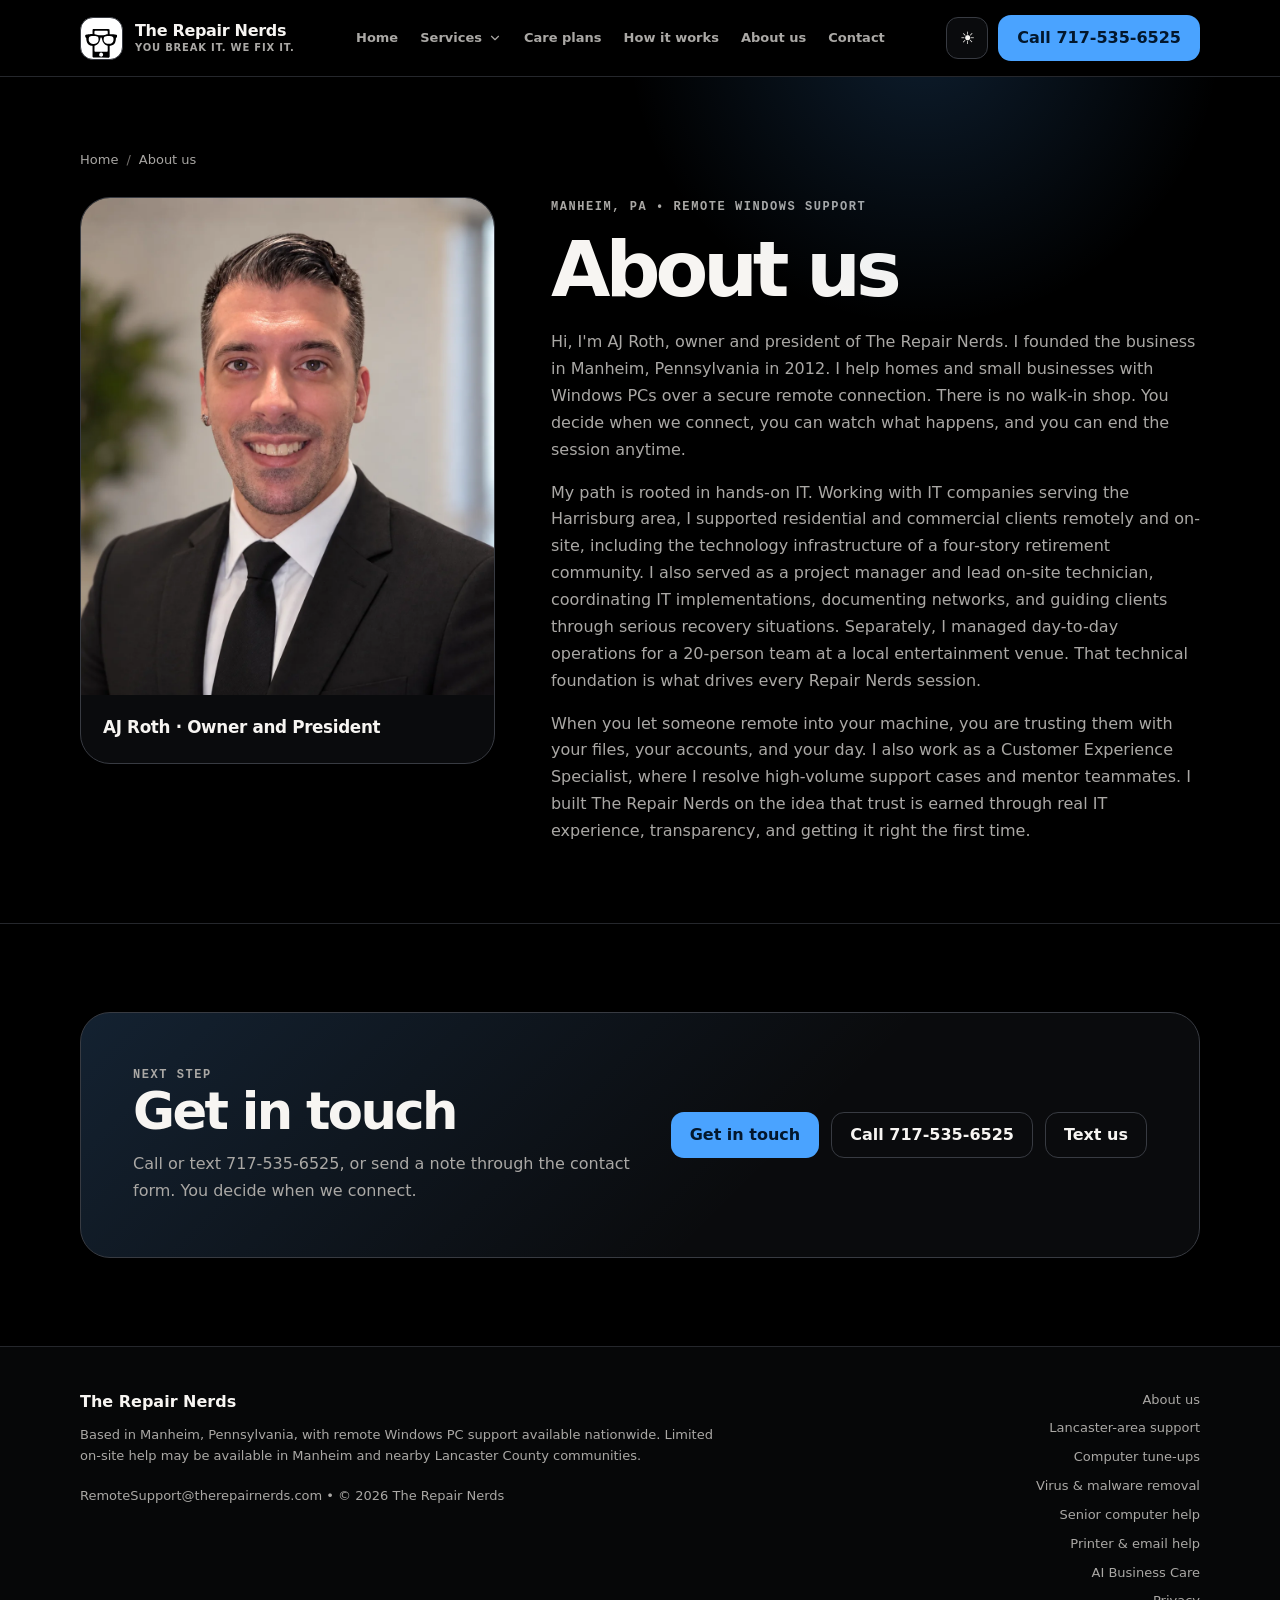
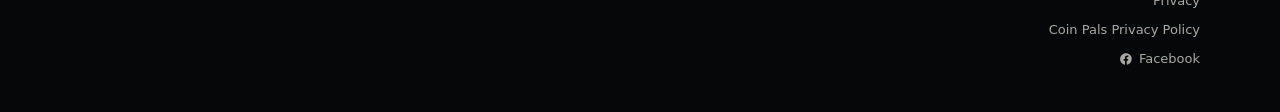
<file: about/index.html>
<!DOCTYPE html>
<html lang="en" data-theme="dark">
<head>
  <!-- Google tag (gtag.js) -->
  <script async src="https://www.googletagmanager.com/gtag/js?id=G-0CF8TW6FX0"></script>
  <script>
    window.dataLayer = window.dataLayer || [];
    function gtag(){dataLayer.push(arguments);}
    gtag('js', new Date());
    gtag('config', 'G-0CF8TW6FX0');

    document.addEventListener('click', function (event) {
      var link = event.target.closest('a[href]');
      if (!link) return;

      var href = link.getAttribute('href') || '';
      var contactMethod = href.indexOf('tel:') === 0 ? 'phone' :
        href.indexOf('sms:') === 0 ? 'text' :
        href.indexOf('mailto:') === 0 ? 'email' : '';

      if (contactMethod) {
        gtag('event', 'contact_click', {
          contact_method: contactMethod,
          link_text: (link.textContent || '').trim()
        });
      }
    });
  </script>
  <meta charset="utf-8">
  <meta name="viewport" content="width=device-width, initial-scale=1">
  <meta name="description" content="I'm AJ Roth, owner and president of The Repair Nerds. I founded this remote Windows support business in Manheim, Pennsylvania in 2012.">
  <meta name="robots" content="index, follow, max-image-preview:large">
  <meta name="author" content="The Repair Nerds">
  <meta name="theme-color" content="#000000">
  <link rel="canonical" href="https://therepairnerds.com/about/">
  <link rel="icon" href="/favicon.svg" type="image/svg+xml">
  <link rel="icon" href="/favicon.png" type="image/png" sizes="32x32">
  <link rel="apple-touch-icon" href="/apple-touch-icon.png">
  <link rel="stylesheet" href="/service-pages.css">
  <link rel="preload" as="image" href="/assets/aj-roth.webp" type="image/webp" fetchpriority="high">

  <meta property="og:type" content="profile">
  <meta property="og:site_name" content="The Repair Nerds">
  <meta property="og:title" content="About us | The Repair Nerds">
  <meta property="og:description" content="I'm AJ Roth, owner and president of The Repair Nerds. I founded this remote Windows support business in Manheim, Pennsylvania in 2012.">
  <meta property="og:url" content="https://therepairnerds.com/about/">
  <meta property="og:image" content="https://therepairnerds.com/social-preview.png">
  <meta property="og:image:width" content="1200">
  <meta property="og:image:height" content="630">
  <meta property="og:image:alt" content="The Repair Nerds. You break it. We fix it.">
  <meta property="profile:first_name" content="AJ">
  <meta property="profile:last_name" content="Roth">

  <meta name="twitter:card" content="summary_large_image">
  <meta name="twitter:title" content="About us | The Repair Nerds">
  <meta name="twitter:description" content="I'm AJ Roth, owner and president of The Repair Nerds. I founded this remote Windows support business in Manheim, Pennsylvania in 2012.">
  <meta name="twitter:image" content="https://therepairnerds.com/social-preview.png">
  <meta name="twitter:image:alt" content="The Repair Nerds. You break it. We fix it.">

  <title>About us | The Repair Nerds</title>
  <script>
    try {
      document.documentElement.setAttribute("data-theme", localStorage.getItem("repair-nerds-theme") === "light" ? "light" : "dark");
    } catch (error) {}
  </script>
  <script src="/service-pages.js" defer></script>
  <script type="application/ld+json">
  {
    "@context": "https://schema.org",
    "@graph": [
      {
        "@type": ["LocalBusiness", "Organization"],
        "@id": "https://therepairnerds.com/#business",
        "name": "The Repair Nerds",
        "url": "https://therepairnerds.com/",
        "logo": "https://therepairnerds.com/logo.png",
        "image": "https://therepairnerds.com/assets/aj-roth.jpg",
        "description": "Remote Windows PC support for homes and small businesses. Founded in Manheim, Pennsylvania in 2012 by AJ Roth.",
        "slogan": "You break it. We fix it.",
        "telephone": "+1-717-535-6525",
        "email": "RemoteSupport@therepairnerds.com",
        "founder": {
          "@id": "https://therepairnerds.com/about/#aj-roth"
        },
        "address": {
          "@type": "PostalAddress",
          "addressLocality": "Manheim",
          "addressRegion": "PA",
          "addressCountry": "US"
        }
      },
      {
        "@type": "WebSite",
        "@id": "https://therepairnerds.com/#website",
        "url": "https://therepairnerds.com/",
        "name": "The Repair Nerds",
        "publisher": {
          "@id": "https://therepairnerds.com/#business"
        },
        "inLanguage": "en-US"
      },
      {
        "@type": "Person",
        "@id": "https://therepairnerds.com/about/#aj-roth",
        "name": "AJ Roth",
        "alternateName": "Andrew Roth",
        "jobTitle": "Owner and President",
        "image": "https://therepairnerds.com/assets/aj-roth.jpg",
        "url": "https://therepairnerds.com/about/",
        "worksFor": {
          "@id": "https://therepairnerds.com/#business"
        },
        "address": {
          "@type": "PostalAddress",
          "addressLocality": "Manheim",
          "addressRegion": "PA",
          "addressCountry": "US"
        },
        "description": "Owner and President of The Repair Nerds, founded in Manheim, Pennsylvania in 2012. Hands-on IT background includes remote and on-site support for residential and commercial clients in the Harrisburg area, project management and lead on-site technician work, and day-to-day operations for a 20-person team at a local entertainment venue."
      },
      {
        "@type": "AboutPage",
        "@id": "https://therepairnerds.com/about/#webpage",
        "url": "https://therepairnerds.com/about/",
        "name": "About us",
        "description": "I'm AJ Roth, owner and president of The Repair Nerds. I founded this remote Windows support business in Manheim, Pennsylvania in 2012.",
        "isPartOf": {
          "@id": "https://therepairnerds.com/#website"
        },
        "about": {
          "@id": "https://therepairnerds.com/about/#aj-roth"
        },
        "mainEntity": {
          "@id": "https://therepairnerds.com/about/#aj-roth"
        },
        "primaryImageOfPage": {
          "@type": "ImageObject",
          "url": "https://therepairnerds.com/assets/aj-roth.jpg",
          "caption": "AJ Roth, owner and president of The Repair Nerds"
        },
        "inLanguage": "en-US"
      },
      {
        "@type": "BreadcrumbList",
        "itemListElement": [
          {
            "@type": "ListItem",
            "position": 1,
            "name": "Home",
            "item": "https://therepairnerds.com/"
          },
          {
            "@type": "ListItem",
            "position": 2,
            "name": "About us",
            "item": "https://therepairnerds.com/about/"
          }
        ]
      }
    ]
  }
  </script>
  <style>
    .about-layout {
      display: grid;
      align-items: start;
      gap: 56px;
      grid-template-columns: minmax(260px, .78fr) minmax(0, 1.22fr);
    }

    .portrait-card {
      margin: 0;
      overflow: hidden;
      border: 1px solid var(--border-strong);
      border-radius: var(--radius-lg);
      background: var(--surface);
      box-shadow: var(--shadow);
    }

    .portrait-card img {
      width: 100%;
      height: auto;
      background: #111317;
    }

    .portrait-card figcaption {
      display: grid;
      gap: 4px;
      padding: 18px 22px 22px;
    }

    .portrait-card figcaption strong {
      font-size: 1.05rem;
      letter-spacing: -.02em;
    }

    .portrait-card figcaption span {
      color: var(--muted);
      font-size: 14px;
      font-weight: 700;
    }

    .about-copy .lead {
      margin-bottom: 18px;
    }

    .about-copy p {
      color: var(--muted);
    }

    .about-copy p:last-child {
      margin-bottom: 0;
    }

    @media (max-width: 940px) {
      .about-layout {
        grid-template-columns: 1fr;
        gap: 32px;
      }

      .portrait-card {
        max-width: 520px;
      }
    }
  </style>
</head>
<body>
  <a class="skip-link" href="#main">Skip to main content</a>

  <header class="site-header">
    <div class="container nav-wrap">
      <a class="brand" href="/" aria-label="The Repair Nerds home">
        <span class="brand-mark"><img src="/logo.svg" alt="" width="256" height="256"></span>
        <span class="brand-copy">
          <span class="brand-name">The Repair Nerds</span>
          <span class="brand-tag">You break it. We fix it.</span>
        </span>
      </a>
      <nav class="main-nav" aria-label="Main navigation">
        <a href="/">Home</a>
        <details class="nav-dropdown">
          <summary>Services <svg class="menu-chevron" viewBox="0 0 24 24" fill="none" stroke="currentColor" stroke-width="2" stroke-linecap="round" stroke-linejoin="round" aria-hidden="true"><path d="m6 9 6 6 6-6"></path></svg></summary>
          <div class="nav-dropdown-panel">
            <a href="/computer-tune-up.html"><span>Computer Tune-Up</span><small>Speed, cleanup, updates, and performance</small></a>
            <a href="/virus-malware-removal.html"><span>Virus &amp; Malware Removal</span><small>Threat cleanup and security guidance</small></a>
            <a href="/senior-computer-help.html"><span>Senior Computer Help</span><small>Patient help, one step at a time</small></a>
            <a href="/printer-email-help.html"><span>Printer &amp; Email Help</span><small>Everyday device and account support</small></a>
            <a href="/business-care.html"><span>AI Business Care</span><small>One monthly price. You approve it.</small></a>
          </div>
        </details>
        <a href="/#plans">Care plans</a>
        <a href="/#how-it-works">How it works</a>
        <a href="/about/" aria-current="page">About us</a>
        <a href="/#contact">Contact</a>
      </nav>
      <div class="nav-actions">
        <button class="theme-toggle" id="theme-toggle" type="button" aria-label="Switch to light theme" aria-pressed="false">☀</button>
        <details class="mobile-menu">
          <summary aria-label="Open navigation menu"><svg viewBox="0 0 24 24" fill="none" stroke="currentColor" stroke-width="2" stroke-linecap="round" aria-hidden="true"><path d="M4 7h16M4 12h16M4 17h16"></path></svg><span class="mobile-menu-label">Menu</span></summary>
          <nav class="mobile-menu-panel" aria-label="Mobile navigation">
            <a href="/">Home</a>
            <span class="menu-section-label">Services</span>
            <a class="menu-service-link" href="/computer-tune-up.html">Computer Tune-Up</a>
            <a class="menu-service-link" href="/virus-malware-removal.html">Virus &amp; Malware Removal</a>
            <a class="menu-service-link" href="/senior-computer-help.html">Senior Computer Help</a>
            <a class="menu-service-link" href="/printer-email-help.html">Printer &amp; Email Help</a>
            <a class="menu-service-link" href="/business-care.html">AI Business Care</a>
            <span class="menu-section-label">More</span>
            <a href="/#plans">Care Plans</a>
            <a href="/#how-it-works">How It Works</a>
            <a href="/about/" aria-current="page">About us</a>
            <a href="/lancaster/">Lancaster, PA</a>
            <a href="/#contact">Contact</a>
            <a class="menu-call-link" href="tel:+17175356525">Call&nbsp;717&#8209;535&#8209;6525</a>
          </nav>
        </details>
        <a class="button button-primary" href="tel:+17175356525"><span class="nav-phone-label">Call&nbsp;</span>717&#8209;535&#8209;6525</a>
      </div>
    </div>
  </header>

  <main id="main">
    <section class="service-hero">
      <div class="container">
        <nav aria-label="Breadcrumb">
          <ol class="breadcrumb">
            <li><a href="/">Home</a></li>
            <li aria-current="page">About us</li>
          </ol>
        </nav>
        <div class="about-layout">
          <figure class="portrait-card">
            <picture>
              <source type="image/webp" srcset="/assets/aj-roth.webp">
              <img src="/assets/aj-roth.jpg" alt="AJ Roth, owner and president of The Repair Nerds" width="1000" height="1204" fetchpriority="high">
            </picture>
            <figcaption>
              <strong>AJ Roth · Owner and President</strong>
            </figcaption>
          </figure>
          <div class="about-copy">
            <p class="eyebrow">Manheim, PA • Remote Windows support</p>
            <h1>About us</h1>
            <p>Hi, I'm AJ Roth, owner and president of The Repair Nerds. I founded the business in Manheim, Pennsylvania in 2012. I help homes and small businesses with Windows PCs over a secure remote connection. There is no walk-in shop. You decide when we connect, you can watch what happens, and you can end the session anytime.</p>
            <p>My path is rooted in hands-on IT. Working with IT companies serving the Harrisburg area, I supported residential and commercial clients remotely and on-site, including the technology infrastructure of a four-story retirement community. I also served as a project manager and lead on-site technician, coordinating IT implementations, documenting networks, and guiding clients through serious recovery situations. Separately, I managed day-to-day operations for a 20-person team at a local entertainment venue. That technical foundation is what drives every Repair Nerds session.</p>
            <p>When you let someone remote into your machine, you are trusting them with your files, your accounts, and your day. I also work as a Customer Experience Specialist, where I resolve high-volume support cases and mentor teammates. I built The Repair Nerds on the idea that trust is earned through real IT experience, transparency, and getting it right the first time.</p>
          </div>
        </div>
      </div>
    </section>

    <section class="section">
      <div class="container cta-shell">
        <div>
          <p class="section-kicker">Next step</p>
          <h2>Get in touch</h2>
          <p>Call or text 717-535-6525, or send a note through the contact form. You decide when we connect.</p>
        </div>
        <div class="hero-actions">
          <a class="button button-primary" href="/#contact">Get in touch</a>
          <a class="button button-secondary" href="tel:+17175356525">Call&nbsp;717&#8209;535&#8209;6525</a>
          <a class="button button-secondary" href="sms:+17175356525">Text us</a>
        </div>
      </div>
    </section>
  </main>

  <footer class="site-footer">
    <div class="container footer-grid">
      <div class="footer-copy">
        <strong>The Repair Nerds</strong>
        <p>Based in Manheim, Pennsylvania, with remote Windows PC support available nationwide. Limited on-site help may be available in Manheim and nearby Lancaster County communities.</p>
        <p class="legal-note">RemoteSupport@therepairnerds.com • © <span data-current-year>2026</span> The Repair Nerds</p>
      </div>
      <nav class="footer-links" aria-label="Footer links">
        <a href="/about/" aria-current="page">About us</a>
        <a href="/lancaster/">Lancaster-area support</a>
        <a href="/computer-tune-up.html">Computer tune-ups</a>
        <a href="/virus-malware-removal.html">Virus &amp; malware removal</a>
        <a href="/senior-computer-help.html">Senior computer help</a>
        <a href="/printer-email-help.html">Printer &amp; email help</a>
        <a href="/business-care.html">AI Business Care</a>
        <a href="/privacy.html">Privacy</a>
        <a href="/coin-pals-privacy.html">Coin Pals Privacy Policy</a>
        <a class="footer-facebook" href="https://www.facebook.com/TheRepairNerds/" target="_blank" rel="noopener noreferrer" aria-label="Follow The Repair Nerds on Facebook">
          <svg viewBox="0 0 24 24" width="14" height="14" fill="currentColor" aria-hidden="true"><path d="M22 12.07C22 6.48 17.52 2 11.93 2S1.86 6.48 1.86 12.07c0 5.02 3.66 9.18 8.44 9.93v-7.02H7.9v-2.91h2.4V9.84c0-2.38 1.42-3.69 3.6-3.69 1.04 0 2.13.19 2.13.19v2.34h-1.2c-1.18 0-1.55.74-1.55 1.49v1.79h2.64l-.42 2.91h-2.22V22c4.78-.75 8.44-4.91 8.44-9.93z"></path></svg>
          Facebook
        </a>
      </nav>
    </div>
  </footer>
</body>
</html>
</file>
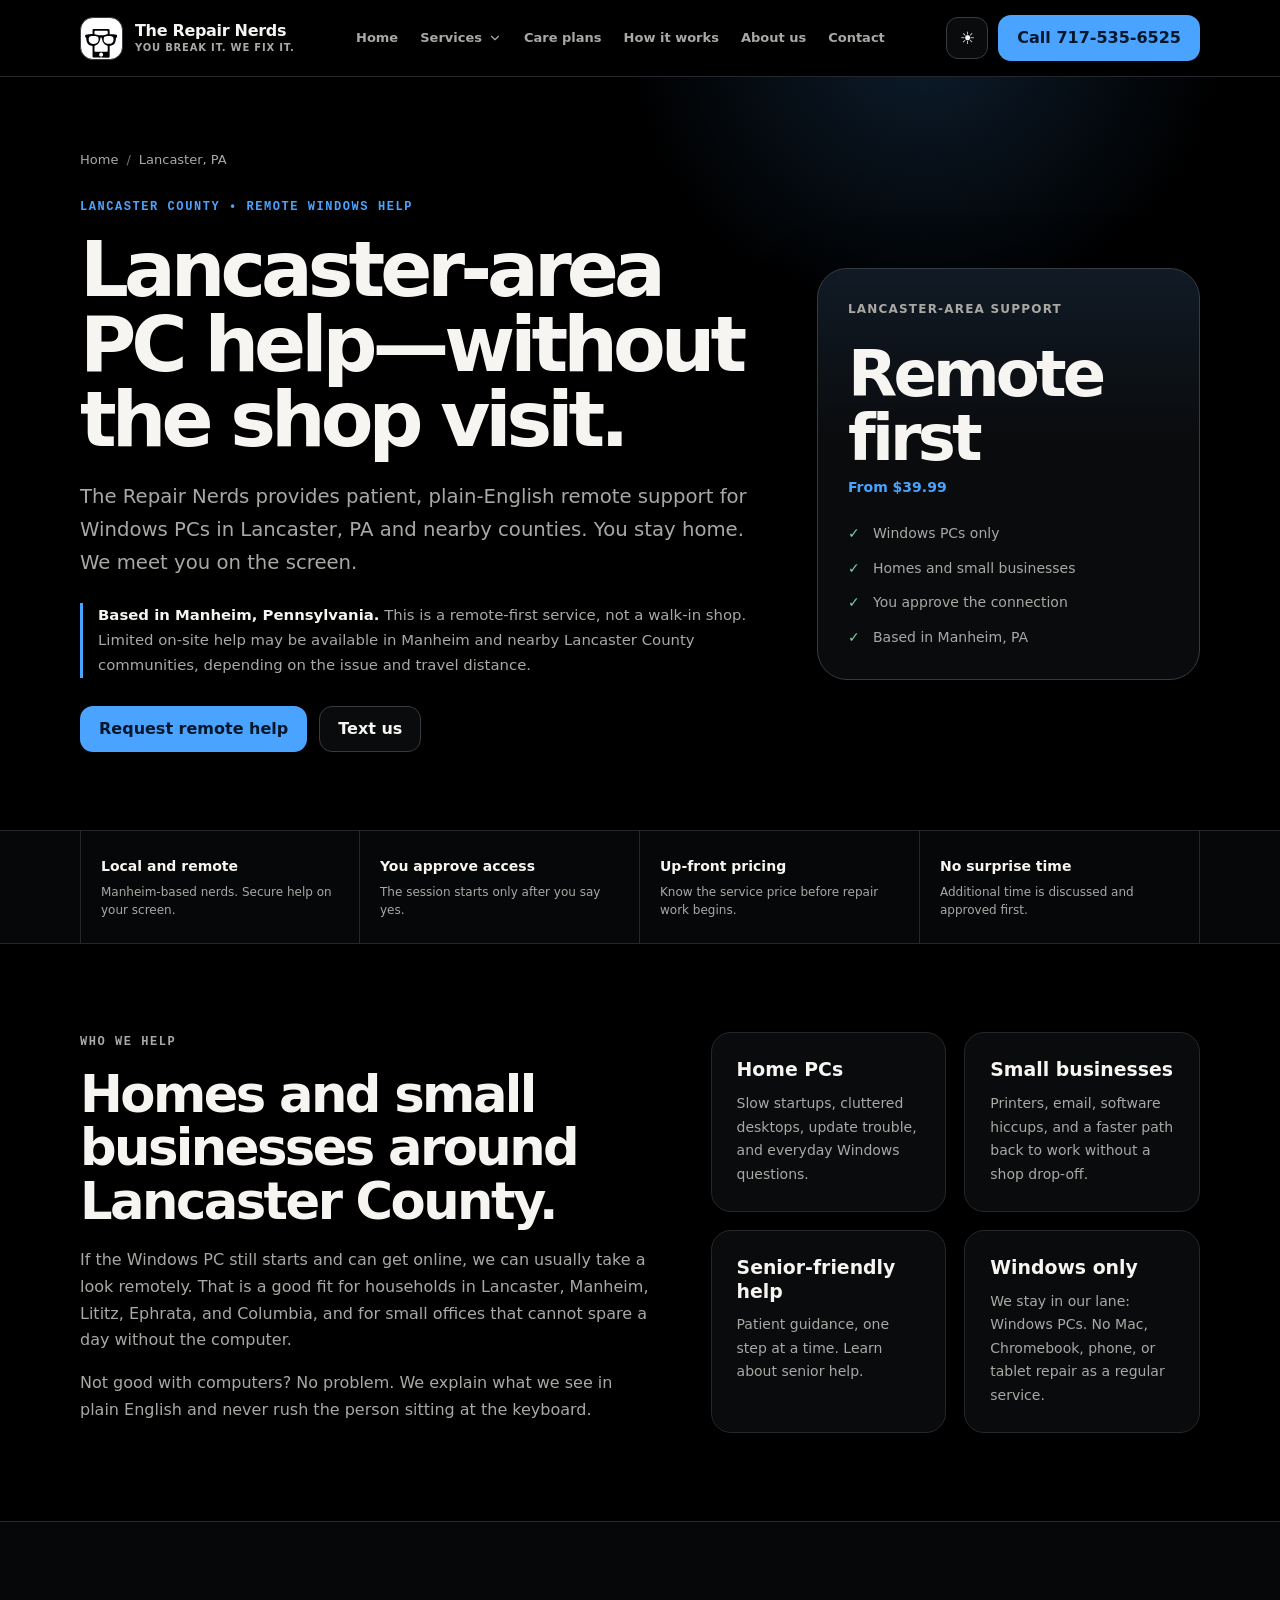
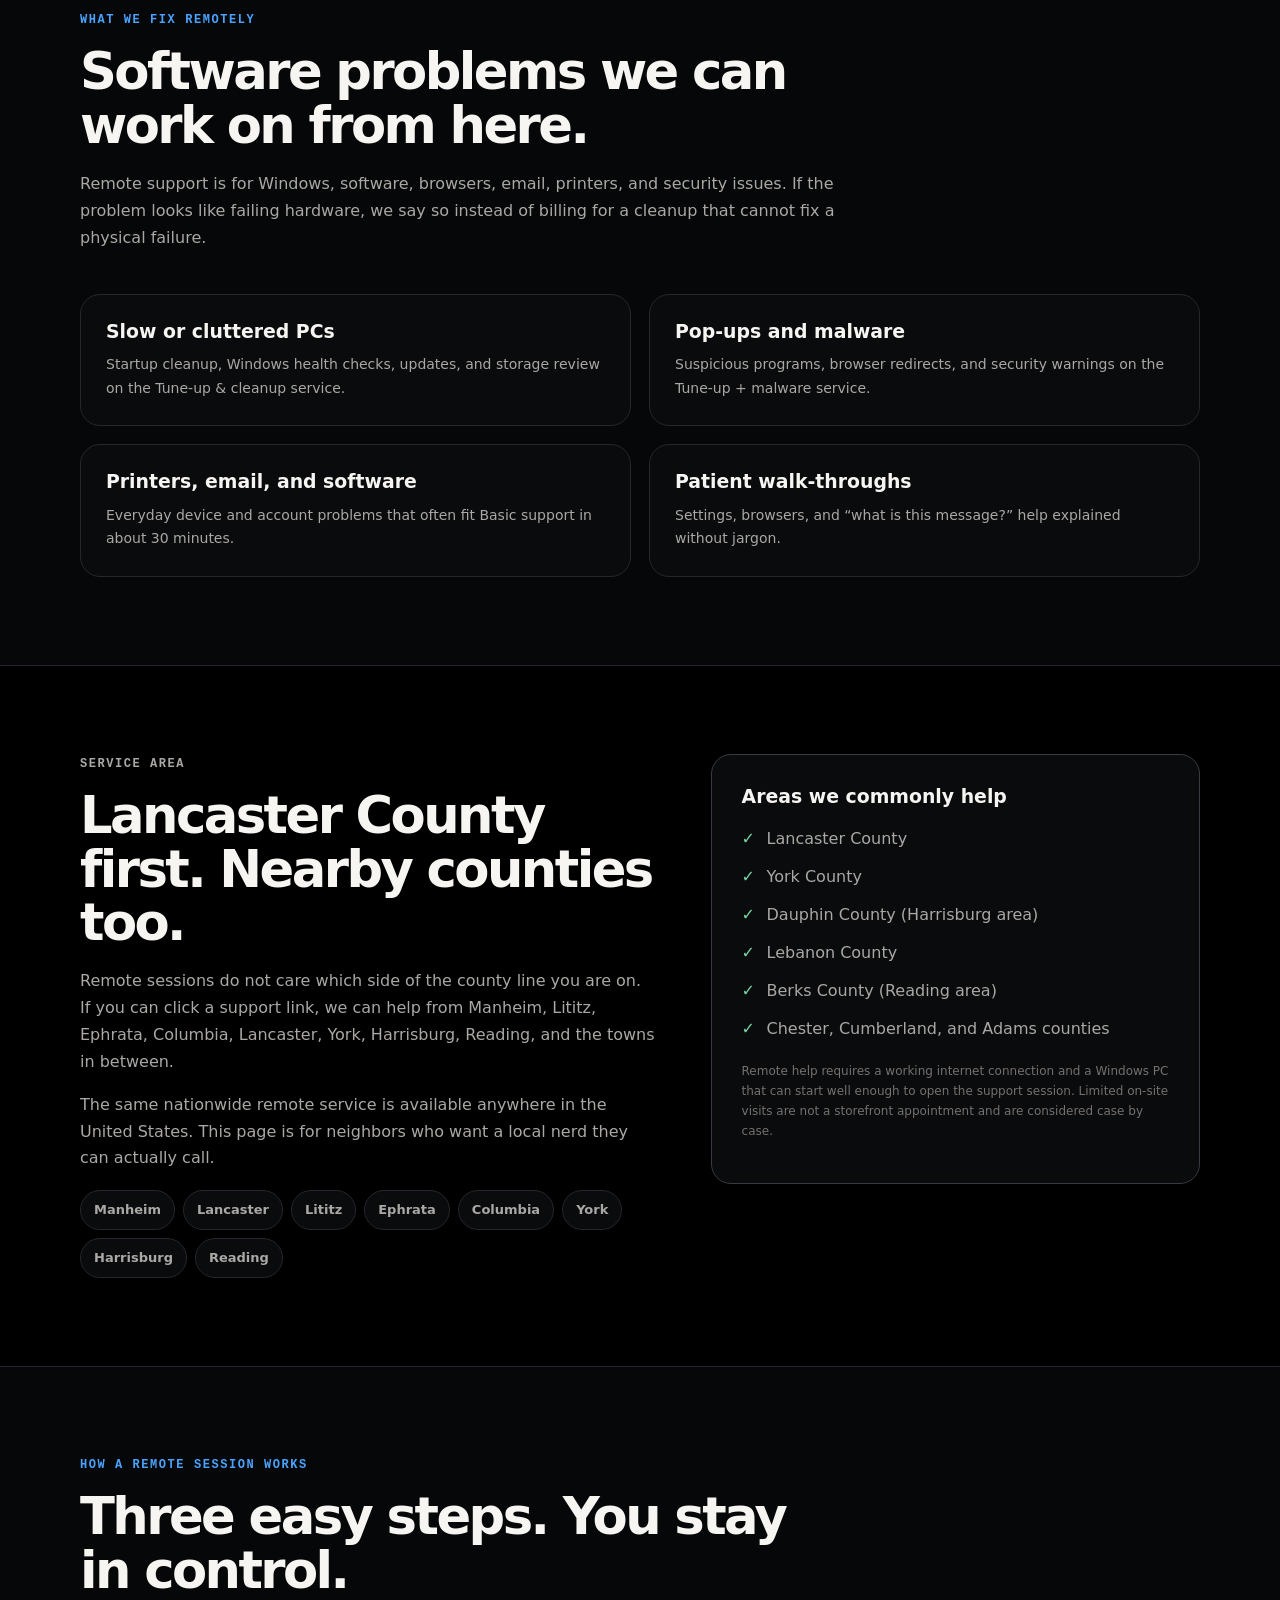
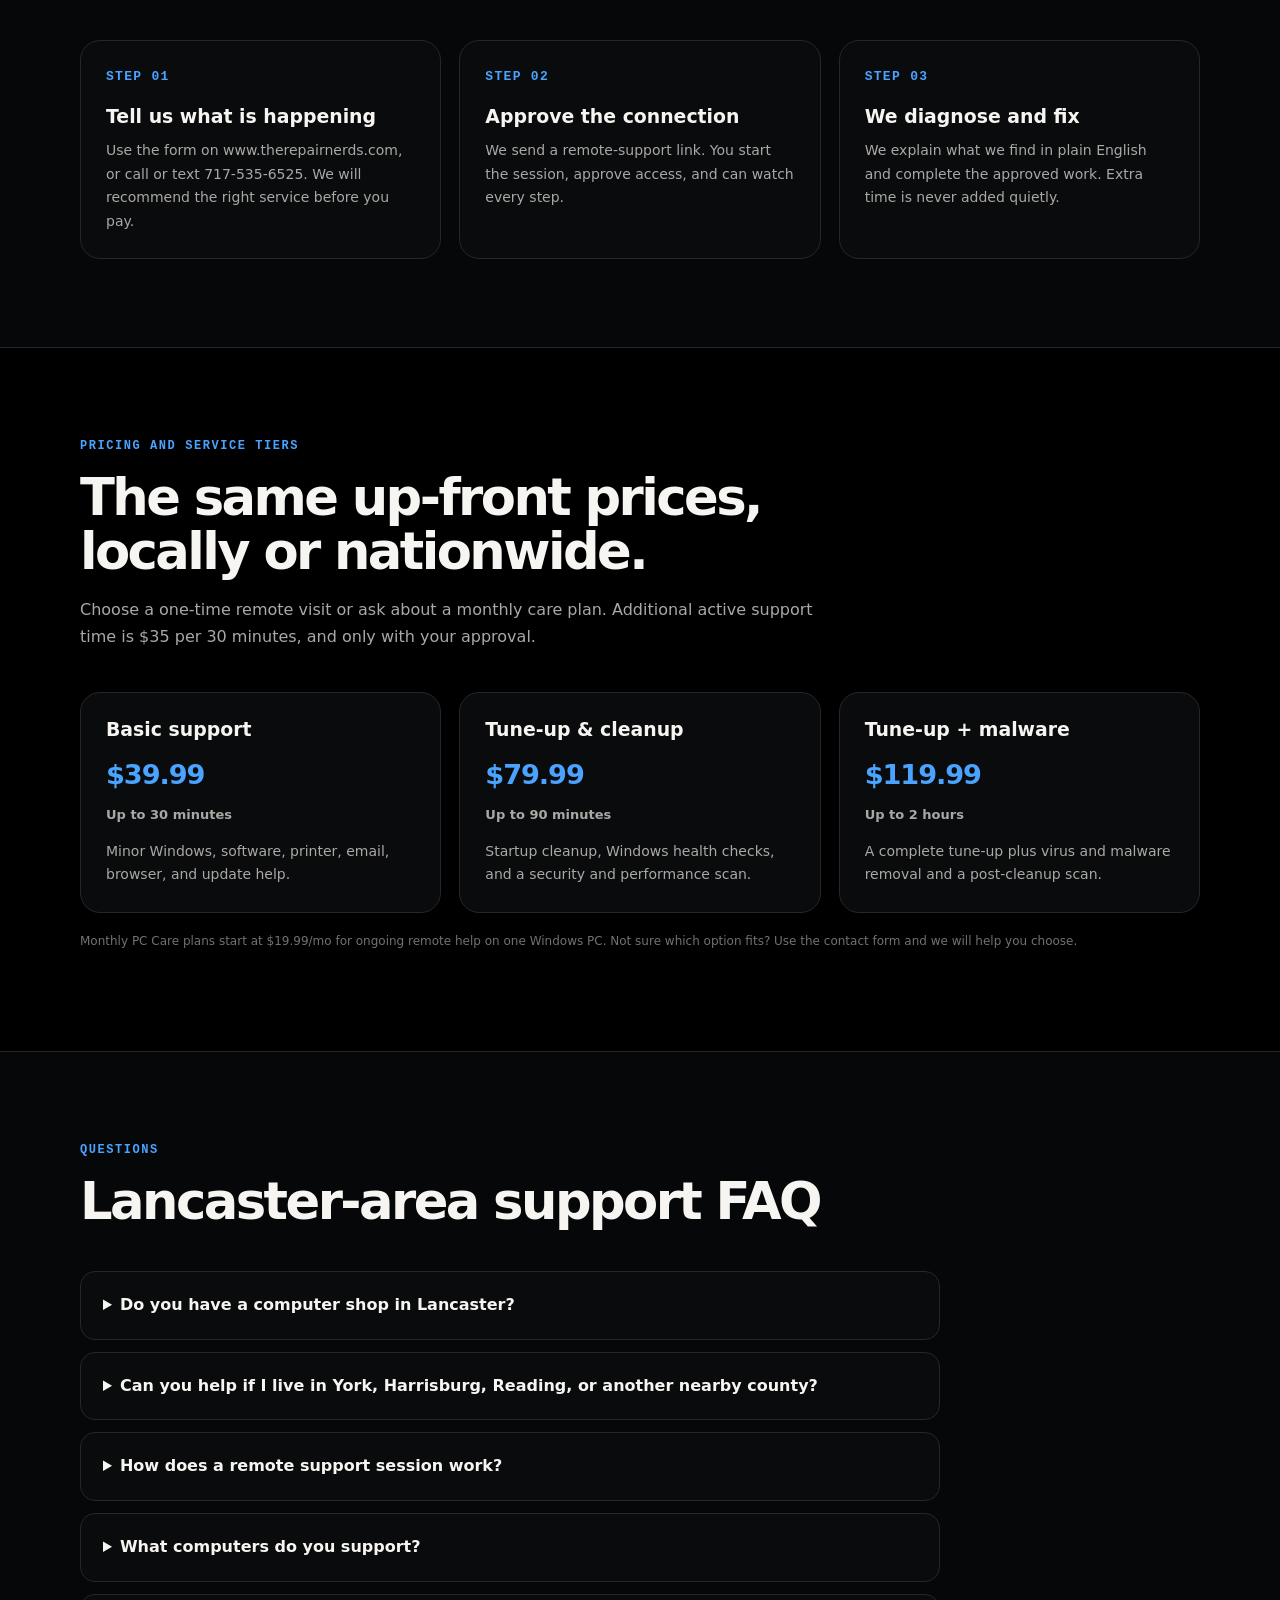
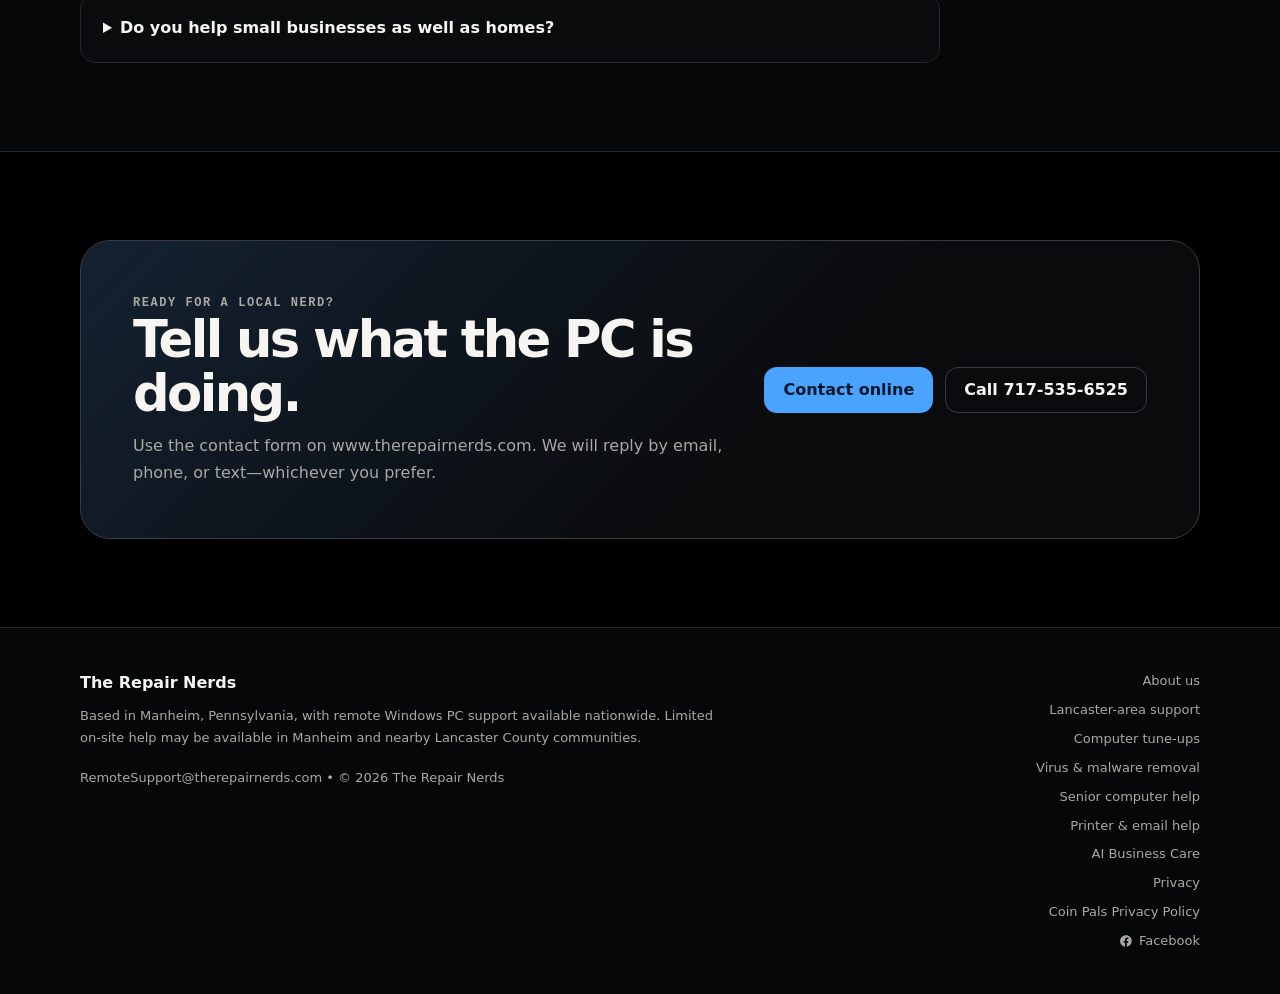
<file: lancaster/index.html>
<!DOCTYPE html>
<html lang="en" data-theme="dark">
<head>
  <!-- Google tag (gtag.js) -->
  <script async src="https://www.googletagmanager.com/gtag/js?id=G-0CF8TW6FX0"></script>
  <script>
    window.dataLayer = window.dataLayer || [];
    function gtag(){dataLayer.push(arguments);}
    gtag('js', new Date());
    gtag('config', 'G-0CF8TW6FX0');

    document.addEventListener('click', function (event) {
      var link = event.target.closest('a[href]');
      if (!link) return;

      var href = link.getAttribute('href') || '';
      var contactMethod = href.indexOf('tel:') === 0 ? 'phone' :
        href.indexOf('sms:') === 0 ? 'text' :
        href.indexOf('mailto:') === 0 ? 'email' : '';

      if (contactMethod) {
        gtag('event', 'contact_click', {
          contact_method: contactMethod,
          link_text: (link.textContent || '').trim()
        });
      }
    });
  </script>
  <meta charset="utf-8">
  <meta name="viewport" content="width=device-width, initial-scale=1">
  <meta name="description" content="Remote Windows PC support for Lancaster, PA and nearby counties. The Repair Nerds helps homes and small businesses from Manheim—no shop visit required. Call 717-535-6525.">
  <meta name="robots" content="index, follow, max-image-preview:large">
  <meta name="author" content="The Repair Nerds">
  <meta name="theme-color" content="#000000">
  <link rel="canonical" href="https://therepairnerds.com/lancaster/">
  <link rel="icon" href="/favicon.svg" type="image/svg+xml">
  <link rel="icon" href="/favicon.png" type="image/png" sizes="32x32">
  <link rel="apple-touch-icon" href="/apple-touch-icon.png">
  <link rel="stylesheet" href="/service-pages.css">

  <meta property="og:type" content="website">
  <meta property="og:site_name" content="The Repair Nerds">
  <meta property="og:title" content="Remote Windows PC Support in Lancaster, PA | The Repair Nerds">
  <meta property="og:description" content="Patient remote Windows help for Lancaster County homes and small businesses. Based in Manheim. Up-front pricing from $39.99.">
  <meta property="og:url" content="https://therepairnerds.com/lancaster/">
  <meta property="og:image" content="https://therepairnerds.com/social-preview.png">
  <meta property="og:image:width" content="1200">
  <meta property="og:image:height" content="630">
  <meta property="og:image:alt" content="The Repair Nerds — You Break it. We Fix it.">

  <meta name="twitter:card" content="summary_large_image">
  <meta name="twitter:title" content="Remote Windows PC Support in Lancaster, PA | The Repair Nerds">
  <meta name="twitter:description" content="Patient remote Windows help for Lancaster County homes and small businesses. Based in Manheim. Call 717-535-6525.">
  <meta name="twitter:image" content="https://therepairnerds.com/social-preview.png">

  <title>Remote Windows PC Support in Lancaster, PA | The Repair Nerds</title>
  <script>
    try {
      document.documentElement.setAttribute("data-theme", localStorage.getItem("repair-nerds-theme") === "light" ? "light" : "dark");
    } catch (error) {}
  </script>
  <script src="/service-pages.js" defer></script>
  <script type="application/ld+json">
  {
    "@context": "https://schema.org",
    "@graph": [
      {
        "@type": ["LocalBusiness", "Organization"],
        "@id": "https://therepairnerds.com/#business",
        "name": "The Repair Nerds",
        "url": "https://therepairnerds.com/",
        "logo": "https://therepairnerds.com/logo.png",
        "image": "https://therepairnerds.com/social-preview.png",
        "description": "Patient, secure remote support for Windows PCs, based in Manheim, Pennsylvania, and serving Lancaster County homes and small businesses plus nearby counties.",
        "slogan": "You break it. We fix it.",
        "telephone": "+1-717-535-6525",
        "email": "RemoteSupport@therepairnerds.com",
        "priceRange": "$39.99-$119.99+",
        "address": {
          "@type": "PostalAddress",
          "addressLocality": "Manheim",
          "addressRegion": "PA",
          "addressCountry": "US"
        },
        "areaServed": [
          {"@type": "AdministrativeArea", "name": "Lancaster County, Pennsylvania"},
          {"@type": "AdministrativeArea", "name": "York County, Pennsylvania"},
          {"@type": "AdministrativeArea", "name": "Dauphin County, Pennsylvania"},
          {"@type": "AdministrativeArea", "name": "Lebanon County, Pennsylvania"},
          {"@type": "AdministrativeArea", "name": "Berks County, Pennsylvania"},
          {"@type": "AdministrativeArea", "name": "Chester County, Pennsylvania"},
          {"@type": "AdministrativeArea", "name": "Cumberland County, Pennsylvania"},
          {"@type": "AdministrativeArea", "name": "Adams County, Pennsylvania"},
          {"@type": "Country", "name": "United States"}
        ]
      },
      {
        "@type": "WebPage",
        "@id": "https://therepairnerds.com/lancaster/#webpage",
        "url": "https://therepairnerds.com/lancaster/",
        "name": "Remote Windows PC Support in Lancaster, PA",
        "description": "Remote Windows PC support for Lancaster, PA and nearby counties from The Repair Nerds in Manheim.",
        "isPartOf": {"@id": "https://therepairnerds.com/#business"},
        "about": {"@id": "https://therepairnerds.com/#business"}
      },
      {
        "@type": "Service",
        "@id": "https://therepairnerds.com/lancaster/#service",
        "name": "Remote Windows PC Support for Lancaster, PA",
        "serviceType": "Remote Windows PC support",
        "description": "Remote help for slow computers, Windows problems, tune-ups, malware cleanup, printers, and email for homes and small businesses in Lancaster County and nearby counties.",
        "url": "https://therepairnerds.com/lancaster/",
        "provider": {"@id": "https://therepairnerds.com/#business"},
        "areaServed": [
          "Lancaster County, Pennsylvania",
          "York County, Pennsylvania",
          "Dauphin County, Pennsylvania",
          "Lebanon County, Pennsylvania",
          "Berks County, Pennsylvania",
          "Chester County, Pennsylvania",
          "Cumberland County, Pennsylvania",
          "Adams County, Pennsylvania"
        ]
      },
      {
        "@type": "BreadcrumbList",
        "itemListElement": [
          {"@type": "ListItem", "position": 1, "name": "Home", "item": "https://therepairnerds.com/"},
          {"@type": "ListItem", "position": 2, "name": "Lancaster, PA", "item": "https://therepairnerds.com/lancaster/"}
        ]
      },
      {
        "@type": "FAQPage",
        "mainEntity": [
          {
            "@type": "Question",
            "name": "Do you have a computer shop in Lancaster?",
            "acceptedAnswer": {"@type": "Answer", "text": "No. The Repair Nerds is based in Manheim, Pennsylvania, and does not operate a walk-in storefront. Most Windows PC help is done over a secure remote session so you do not have to pack up the computer. Limited on-site help may be available in Manheim and nearby Lancaster County communities, depending on the issue and travel distance."}
          },
          {
            "@type": "Question",
            "name": "Can you help if I live in York, Harrisburg, Reading, or another nearby county?",
            "acceptedAnswer": {"@type": "Answer", "text": "Yes. Remote Windows support works the same way from Lancaster County, York, Dauphin (Harrisburg), Lebanon, Berks (Reading), Chester, Cumberland, and Adams counties, as long as the PC can start and connect to the internet."}
          },
          {
            "@type": "Question",
            "name": "How does a remote support session work?",
            "acceptedAnswer": {"@type": "Answer", "text": "Call, text, or send the website form. We recommend the right service, then send a remote-support link. You approve the connection, stay in control, and can watch the work. Extra time is discussed and approved before any added charge."}
          },
          {
            "@type": "Question",
            "name": "What computers do you support?",
            "acceptedAnswer": {"@type": "Answer", "text": "The Repair Nerds supports Windows PCs only. We do not provide Mac, Chromebook, phone, or tablet repair as a regular service."}
          },
          {
            "@type": "Question",
            "name": "Do you help small businesses as well as homes?",
            "acceptedAnswer": {"@type": "Answer", "text": "Yes. The same remote Windows help is available for homes and small businesses in the Lancaster area. Tell us what the computer is doing and we will recommend Basic support, a tune-up, malware cleanup, or a monthly care plan before you pay."}
          }
        ]
      }
    ]
  }
  </script>
  <style>
    a.info-card:hover,
    a.tier-card:hover {
      border-color: var(--accent);
      color: inherit;
    }

    a.info-card:hover h3,
    a.tier-card:hover h3 {
      color: var(--accent);
    }

    .area-pills {
      display: flex;
      flex-wrap: wrap;
      gap: 8px;
      margin: 18px 0 0;
      padding: 0;
      list-style: none;
    }

    .area-pills li {
      border: 1px solid var(--border);
      border-radius: 999px;
      background: var(--surface);
      color: var(--muted);
      padding: 8px 13px;
      font-size: 13px;
      font-weight: 750;
    }

    .tier-grid {
      display: grid;
      gap: 18px;
      grid-template-columns: repeat(3, minmax(0, 1fr));
    }

    .tier-card {
      display: flex;
      min-height: 100%;
      flex-direction: column;
      border: 1px solid var(--border);
      border-radius: var(--radius-md);
      background: var(--surface);
      padding: 25px;
    }

    .tier-card .tier-price {
      margin: 0 0 6px;
      color: var(--accent);
      font-size: 1.7rem;
      font-weight: 850;
      letter-spacing: -.04em;
    }

    .tier-card .tier-meta {
      margin-bottom: 14px;
      color: var(--muted);
      font-size: 13px;
      font-weight: 750;
    }

    .tier-card p {
      margin-bottom: 0;
      color: var(--muted);
      font-size: 14px;
    }

    @media (max-width: 700px) {
      .tier-grid {
        grid-template-columns: 1fr;
      }
    }
  </style>
</head>
<body>
  <a class="skip-link" href="#main">Skip to main content</a>

  <header class="site-header">
    <div class="container nav-wrap">
      <a class="brand" href="/" aria-label="The Repair Nerds home">
        <span class="brand-mark"><img src="/logo.svg" alt="" width="256" height="256"></span>
        <span class="brand-copy">
          <span class="brand-name">The Repair Nerds</span>
          <span class="brand-tag">You break it. We fix it.</span>
        </span>
      </a>
      <nav class="main-nav" aria-label="Main navigation">
        <a href="/">Home</a>
        <details class="nav-dropdown">
          <summary>Services <svg class="menu-chevron" viewBox="0 0 24 24" fill="none" stroke="currentColor" stroke-width="2" stroke-linecap="round" stroke-linejoin="round" aria-hidden="true"><path d="m6 9 6 6 6-6"></path></svg></summary>
          <div class="nav-dropdown-panel">
            <a href="/computer-tune-up.html"><span>Computer Tune-Up</span><small>Speed, cleanup, updates, and performance</small></a>
            <a href="/virus-malware-removal.html"><span>Virus &amp; Malware Removal</span><small>Threat cleanup and security guidance</small></a>
            <a href="/senior-computer-help.html"><span>Senior Computer Help</span><small>Patient, plain-English assistance</small></a>
            <a href="/printer-email-help.html"><span>Printer &amp; Email Help</span><small>Everyday device and account support</small></a>
            <a href="/business-care.html"><span>AI Business Care</span><small>One monthly price. You approve it.</small></a>
          </div>
        </details>
        <a href="/#plans">Care plans</a>
        <a href="/#how-it-works">How it works</a>
        <a href="/about/">About us</a>
        <a href="/#contact">Contact</a>
      </nav>
      <div class="nav-actions">
        <button class="theme-toggle" id="theme-toggle" type="button" aria-label="Switch to light theme" aria-pressed="false">☀</button>
        <details class="mobile-menu">
          <summary aria-label="Open navigation menu"><svg viewBox="0 0 24 24" fill="none" stroke="currentColor" stroke-width="2" stroke-linecap="round" aria-hidden="true"><path d="M4 7h16M4 12h16M4 17h16"></path></svg><span class="mobile-menu-label">Menu</span></summary>
          <nav class="mobile-menu-panel" aria-label="Mobile navigation">
            <a href="/">Home</a>
            <span class="menu-section-label">Services</span>
            <a class="menu-service-link" href="/computer-tune-up.html">Computer Tune-Up</a>
            <a class="menu-service-link" href="/virus-malware-removal.html">Virus &amp; Malware Removal</a>
            <a class="menu-service-link" href="/senior-computer-help.html">Senior Computer Help</a>
            <a class="menu-service-link" href="/printer-email-help.html">Printer &amp; Email Help</a>
            <a class="menu-service-link" href="/business-care.html">AI Business Care</a>
            <span class="menu-section-label">More</span>
            <a href="/#plans">Care Plans</a>
            <a href="/#how-it-works">How It Works</a>
            <a href="/about/">About us</a>
            <a href="/lancaster/" aria-current="page">Lancaster, PA</a>
            <a href="/#contact">Contact</a>
            <a class="menu-call-link" href="tel:+17175356525">Call&nbsp;717&#8209;535&#8209;6525</a>
          </nav>
        </details>
        <a class="button button-primary" href="tel:+17175356525"><span class="nav-phone-label">Call&nbsp;</span>717&#8209;535&#8209;6525</a>
      </div>
    </div>
  </header>

  <main id="main">
    <section class="service-hero">
      <div class="container">
        <nav aria-label="Breadcrumb">
          <ol class="breadcrumb">
            <li><a href="/">Home</a></li>
            <li aria-current="page">Lancaster, PA</li>
          </ol>
        </nav>
        <div class="hero-grid">
          <div>
            <p class="eyebrow">Lancaster County • Remote Windows help</p>
            <h1>Lancaster-area PC help—without the shop visit.</h1>
            <p class="lead">The Repair Nerds provides patient, plain-English remote support for Windows PCs in Lancaster, PA and nearby counties. You stay home. We meet you on the screen.</p>
            <p class="service-area"><strong>Based in Manheim, Pennsylvania.</strong> This is a remote-first service, not a walk-in shop. Limited on-site help may be available in Manheim and nearby Lancaster County communities, depending on the issue and travel distance.</p>
            <div class="hero-actions">
              <a class="button button-primary" href="/#contact">Request remote help</a>
              <a class="button button-secondary" href="sms:+17175356525">Text us</a>
            </div>
          </div>
          <aside class="summary-card" aria-label="Lancaster-area support snapshot">
            <p class="summary-label">Lancaster-area support</p>
            <p class="summary-price">Remote first</p>
            <p class="summary-duration">From $39.99</p>
            <ul class="plain-list">
              <li>Windows PCs only</li>
              <li>Homes and small businesses</li>
              <li>You approve the connection</li>
              <li>Based in Manheim, PA</li>
            </ul>
          </aside>
        </div>
      </div>
    </section>

    <aside class="trust-strip" aria-label="Support promises">
      <div class="container trust-grid">
        <div class="trust-item"><strong>Local and remote</strong><span>Manheim-based nerds. Secure help on your screen.</span></div>
        <div class="trust-item"><strong>You approve access</strong><span>The session starts only after you say yes.</span></div>
        <div class="trust-item"><strong>Up-front pricing</strong><span>Know the service price before repair work begins.</span></div>
        <div class="trust-item"><strong>No surprise time</strong><span>Additional time is discussed and approved first.</span></div>
      </div>
    </aside>

    <section class="section" id="who-we-help">
      <div class="container content-grid">
        <div class="copy">
          <p class="section-kicker">Who we help</p>
          <h2>Homes and small businesses around Lancaster County.</h2>
          <p>If the Windows PC still starts and can get online, we can usually take a look remotely. That is a good fit for households in Lancaster, Manheim, Lititz, Ephrata, and Columbia, and for small offices that cannot spare a day without the computer.</p>
          <p>Not good with computers? No problem. We explain what we see in plain English and never rush the person sitting at the keyboard.</p>
        </div>
        <div class="card-grid">
          <article class="info-card"><h3>Home PCs</h3><p>Slow startups, cluttered desktops, update trouble, and everyday Windows questions.</p></article>
          <article class="info-card"><h3>Small businesses</h3><p>Printers, email, software hiccups, and a faster path back to work without a shop drop-off.</p></article>
          <article class="info-card"><h3>Senior-friendly help</h3><p>Patient guidance, one step at a time. <a class="text-link" href="/senior-computer-help.html">Learn about senior help</a>.</p></article>
          <article class="info-card"><h3>Windows only</h3><p>We stay in our lane: Windows PCs. No Mac, Chromebook, phone, or tablet repair as a regular service.</p></article>
        </div>
      </div>
    </section>

    <section class="section section-alt" id="what-we-fix">
      <div class="container">
        <header class="section-header">
          <p class="section-kicker">What we fix remotely</p>
          <h2>Software problems we can work on from here.</h2>
          <p>Remote support is for Windows, software, browsers, email, printers, and security issues. If the problem looks like failing hardware, we say so instead of billing for a cleanup that cannot fix a physical failure.</p>
        </header>
        <div class="card-grid">
          <a class="info-card" href="/computer-tune-up.html">
            <h3>Slow or cluttered PCs</h3>
            <p>Startup cleanup, Windows health checks, updates, and storage review on the Tune-up &amp; cleanup service.</p>
          </a>
          <a class="info-card" href="/virus-malware-removal.html">
            <h3>Pop-ups and malware</h3>
            <p>Suspicious programs, browser redirects, and security warnings on the Tune-up + malware service.</p>
          </a>
          <a class="info-card" href="/printer-email-help.html">
            <h3>Printers, email, and software</h3>
            <p>Everyday device and account problems that often fit Basic support in about 30 minutes.</p>
          </a>
          <a class="info-card" href="/senior-computer-help.html">
            <h3>Patient walk-throughs</h3>
            <p>Settings, browsers, and “what is this message?” help explained without jargon.</p>
          </a>
        </div>
      </div>
    </section>

    <section class="section" id="service-area">
      <div class="container content-grid">
        <div class="copy">
          <p class="section-kicker">Service area</p>
          <h2>Lancaster County first. Nearby counties too.</h2>
          <p>Remote sessions do not care which side of the county line you are on. If you can click a support link, we can help from Manheim, Lititz, Ephrata, Columbia, Lancaster, York, Harrisburg, Reading, and the towns in between.</p>
          <p>The same nationwide remote service is available anywhere in the United States. This page is for neighbors who want a local nerd they can actually call.</p>
          <ul class="area-pills" aria-label="Nearby towns we commonly help remotely">
            <li>Manheim</li>
            <li>Lancaster</li>
            <li>Lititz</li>
            <li>Ephrata</li>
            <li>Columbia</li>
            <li>York</li>
            <li>Harrisburg</li>
            <li>Reading</li>
          </ul>
        </div>
        <div class="check-panel">
          <h3>Areas we commonly help</h3>
          <ul class="check-list">
            <li>Lancaster County</li>
            <li>York County</li>
            <li>Dauphin County (Harrisburg area)</li>
            <li>Lebanon County</li>
            <li>Berks County (Reading area)</li>
            <li>Chester, Cumberland, and Adams counties</li>
          </ul>
          <p class="legal-note">Remote help requires a working internet connection and a Windows PC that can start well enough to open the support session. Limited on-site visits are not a storefront appointment and are considered case by case.</p>
        </div>
      </div>
    </section>

    <section class="section section-alt" id="how-it-works">
      <div class="container">
        <header class="section-header">
          <p class="section-kicker">How a remote session works</p>
          <h2>Three easy steps. You stay in control.</h2>
        </header>
        <div class="steps-grid">
          <article class="step-card">
            <div class="step-number">STEP 01</div>
            <h3>Tell us what is happening</h3>
            <p>Use the form on <a class="text-link" href="/#contact">www.therepairnerds.com</a>, or call or text 717-535-6525. We will recommend the right service before you pay.</p>
          </article>
          <article class="step-card">
            <div class="step-number">STEP 02</div>
            <h3>Approve the connection</h3>
            <p>We send a remote-support link. You start the session, approve access, and can watch every step.</p>
          </article>
          <article class="step-card">
            <div class="step-number">STEP 03</div>
            <h3>We diagnose and fix</h3>
            <p>We explain what we find in plain English and complete the approved work. Extra time is never added quietly.</p>
          </article>
        </div>
      </div>
    </section>

    <section class="section" id="pricing">
      <div class="container">
        <header class="section-header">
          <p class="section-kicker">Pricing and service tiers</p>
          <h2>The same up-front prices, locally or nationwide.</h2>
          <p>Choose a one-time remote visit or ask about a monthly care plan. Additional active support time is $35 per 30 minutes, and only with your approval.</p>
        </header>
        <div class="tier-grid">
          <a class="tier-card" href="/printer-email-help.html">
            <h3>Basic support</h3>
            <p class="tier-price">$39.99</p>
            <p class="tier-meta">Up to 30 minutes</p>
            <p>Minor Windows, software, printer, email, browser, and update help.</p>
          </a>
          <a class="tier-card" href="/computer-tune-up.html">
            <h3>Tune-up &amp; cleanup</h3>
            <p class="tier-price">$79.99</p>
            <p class="tier-meta">Up to 90 minutes</p>
            <p>Startup cleanup, Windows health checks, and a security and performance scan.</p>
          </a>
          <a class="tier-card" href="/virus-malware-removal.html">
            <h3>Tune-up + malware</h3>
            <p class="tier-price">$119.99</p>
            <p class="tier-meta">Up to 2 hours</p>
            <p>A complete tune-up plus virus and malware removal and a post-cleanup scan.</p>
          </a>
        </div>
        <p class="legal-note">Monthly <a class="text-link" href="/#plans">PC Care plans</a> start at $19.99/mo for ongoing remote help on one Windows PC. Not sure which option fits? Use the contact form and we will help you choose.</p>
      </div>
    </section>

    <section class="section section-alt" id="faq">
      <div class="container">
        <header class="section-header">
          <p class="section-kicker">Questions</p>
          <h2>Lancaster-area support FAQ</h2>
        </header>
        <div class="faq-list">
          <details>
            <summary>Do you have a computer shop in Lancaster?</summary>
            <p>No. The Repair Nerds is based in Manheim and does not operate a walk-in storefront. Most Windows PC help is remote, so you do not have to pack up the computer. Limited on-site help may be available in Manheim and nearby Lancaster County communities, depending on the issue and travel distance.</p>
          </details>
          <details>
            <summary>Can you help if I live in York, Harrisburg, Reading, or another nearby county?</summary>
            <p>Yes. Remote Windows support works the same way from Lancaster County, York, Dauphin (Harrisburg), Lebanon, Berks (Reading), Chester, Cumberland, and Adams counties, as long as the PC can start and connect to the internet.</p>
          </details>
          <details>
            <summary>How does a remote support session work?</summary>
            <p>Call, text, or send the website form. We recommend the right service, then send a remote-support link. You approve the connection, stay in control, and can watch the work. Extra time is discussed and approved before any added charge.</p>
          </details>
          <details>
            <summary>What computers do you support?</summary>
            <p>Windows PCs only. We do not provide Mac, Chromebook, phone, or tablet repair as a regular service.</p>
          </details>
          <details>
            <summary>Do you help small businesses as well as homes?</summary>
            <p>Yes. The same remote Windows help is available for homes and small businesses in the Lancaster area. Tell us what the computer is doing and we will recommend Basic support, a tune-up, malware cleanup, or a monthly care plan before you pay.</p>
          </details>
        </div>
      </div>
    </section>

    <section class="section">
      <div class="container cta-shell">
        <div>
          <p class="section-kicker">Ready for a local nerd?</p>
          <h2>Tell us what the PC is doing.</h2>
          <p>Use the contact form on www.therepairnerds.com. We will reply by email, phone, or text—whichever you prefer.</p>
        </div>
        <div class="hero-actions">
          <a class="button button-primary" href="/#contact">Contact online</a>
          <a class="button button-secondary" href="tel:+17175356525">Call&nbsp;717&#8209;535&#8209;6525</a>
        </div>
      </div>
    </section>
  </main>

  <footer class="site-footer">
    <div class="container footer-grid">
      <div class="footer-copy">
        <strong>The Repair Nerds</strong>
        <p>Based in Manheim, Pennsylvania, with remote Windows PC support available nationwide. Limited on-site help may be available in Manheim and nearby Lancaster County communities.</p>
        <p class="legal-note">RemoteSupport@therepairnerds.com • © <span data-current-year>2026</span> The Repair Nerds</p>
      </div>
      <nav class="footer-links" aria-label="Footer links">
        <a href="/about/">About us</a>
        <a href="/lancaster/" aria-current="page">Lancaster-area support</a>
        <a href="/computer-tune-up.html">Computer tune-ups</a>
        <a href="/virus-malware-removal.html">Virus &amp; malware removal</a>
        <a href="/senior-computer-help.html">Senior computer help</a>
        <a href="/printer-email-help.html">Printer &amp; email help</a>
        <a href="/business-care.html">AI Business Care</a>
        <a href="/privacy.html">Privacy</a>
        <a href="/coin-pals-privacy.html">Coin Pals Privacy Policy</a>
        <a class="footer-facebook" href="https://www.facebook.com/TheRepairNerds/" target="_blank" rel="noopener noreferrer" aria-label="Follow The Repair Nerds on Facebook">
          <svg viewBox="0 0 24 24" width="14" height="14" fill="currentColor" aria-hidden="true"><path d="M22 12.07C22 6.48 17.52 2 11.93 2S1.86 6.48 1.86 12.07c0 5.02 3.66 9.18 8.44 9.93v-7.02H7.9v-2.91h2.4V9.84c0-2.38 1.42-3.69 3.6-3.69 1.04 0 2.13.19 2.13.19v2.34h-1.2c-1.18 0-1.55.74-1.55 1.49v1.79h2.64l-.42 2.91h-2.22V22c4.78-.75 8.44-4.91 8.44-9.93z"></path></svg>
          Facebook
        </a>
      </nav>
    </div>
  </footer>
</body>
</html>
</file>
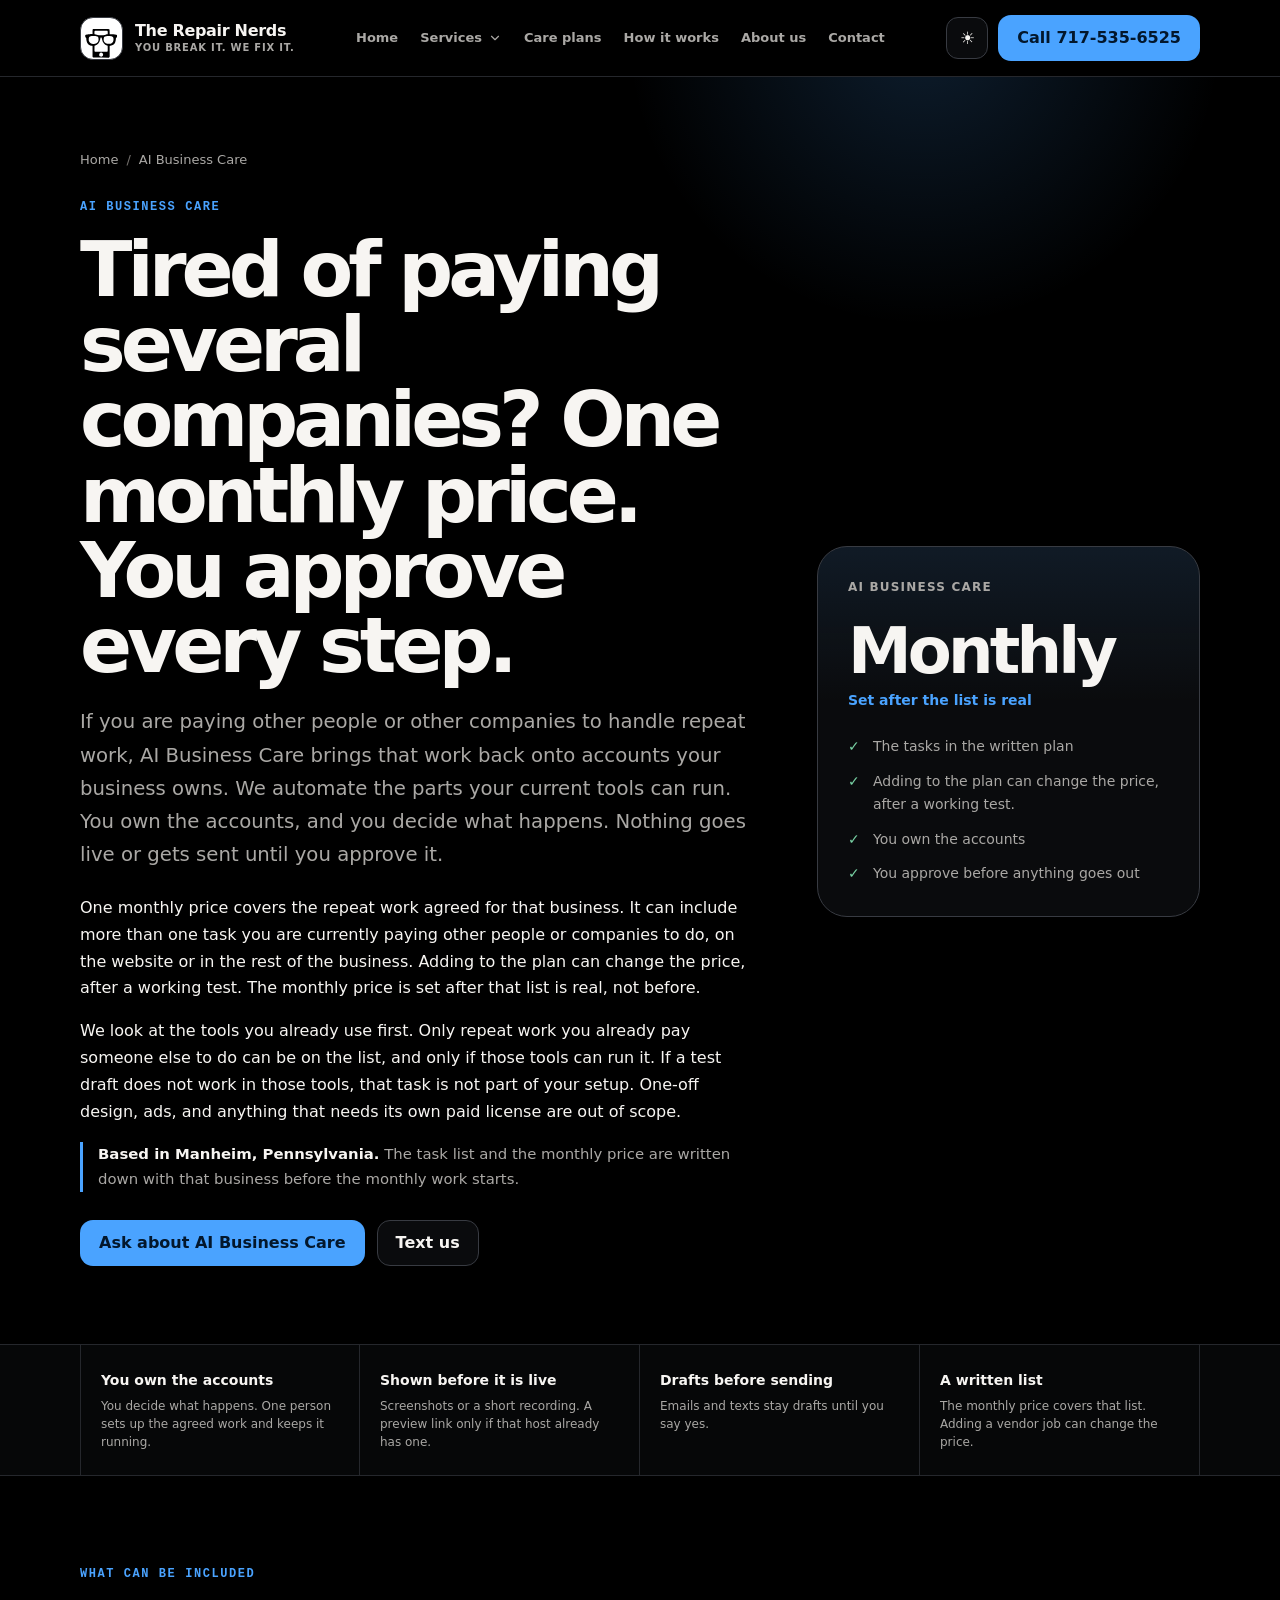
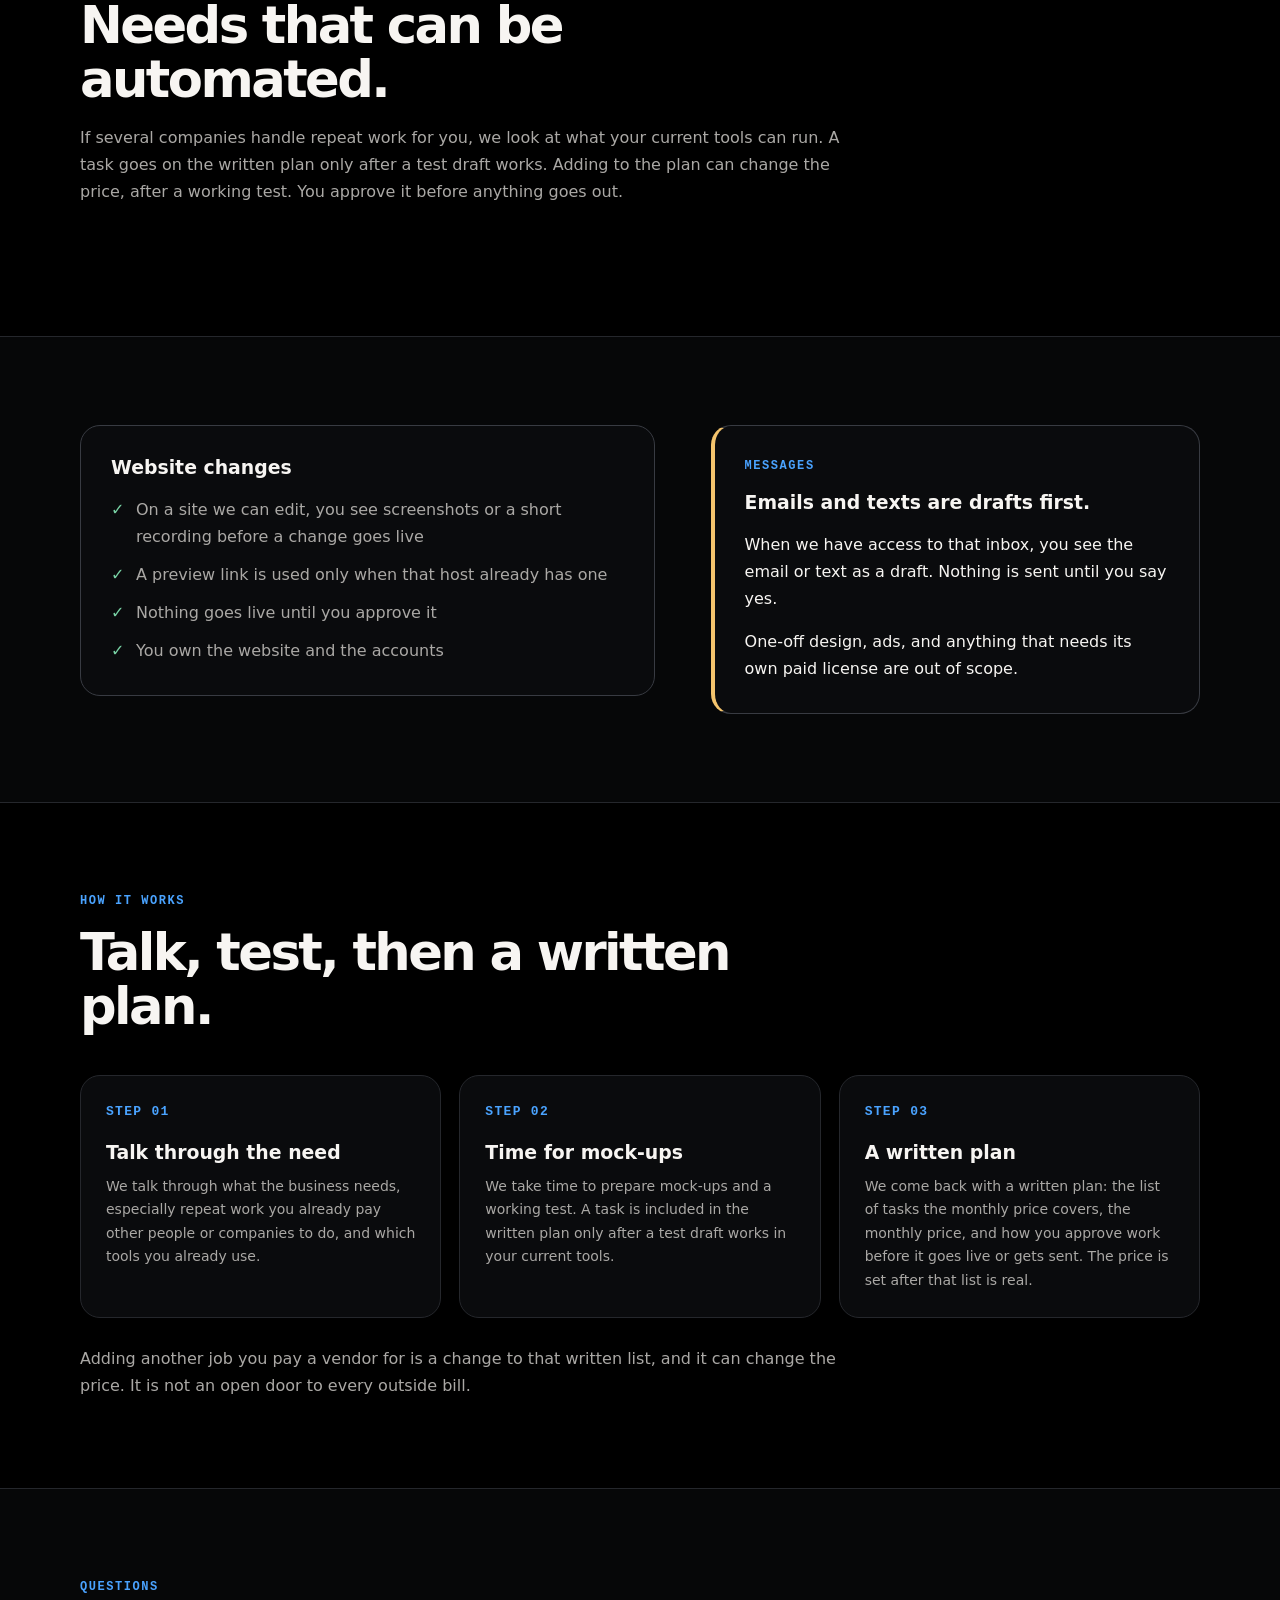
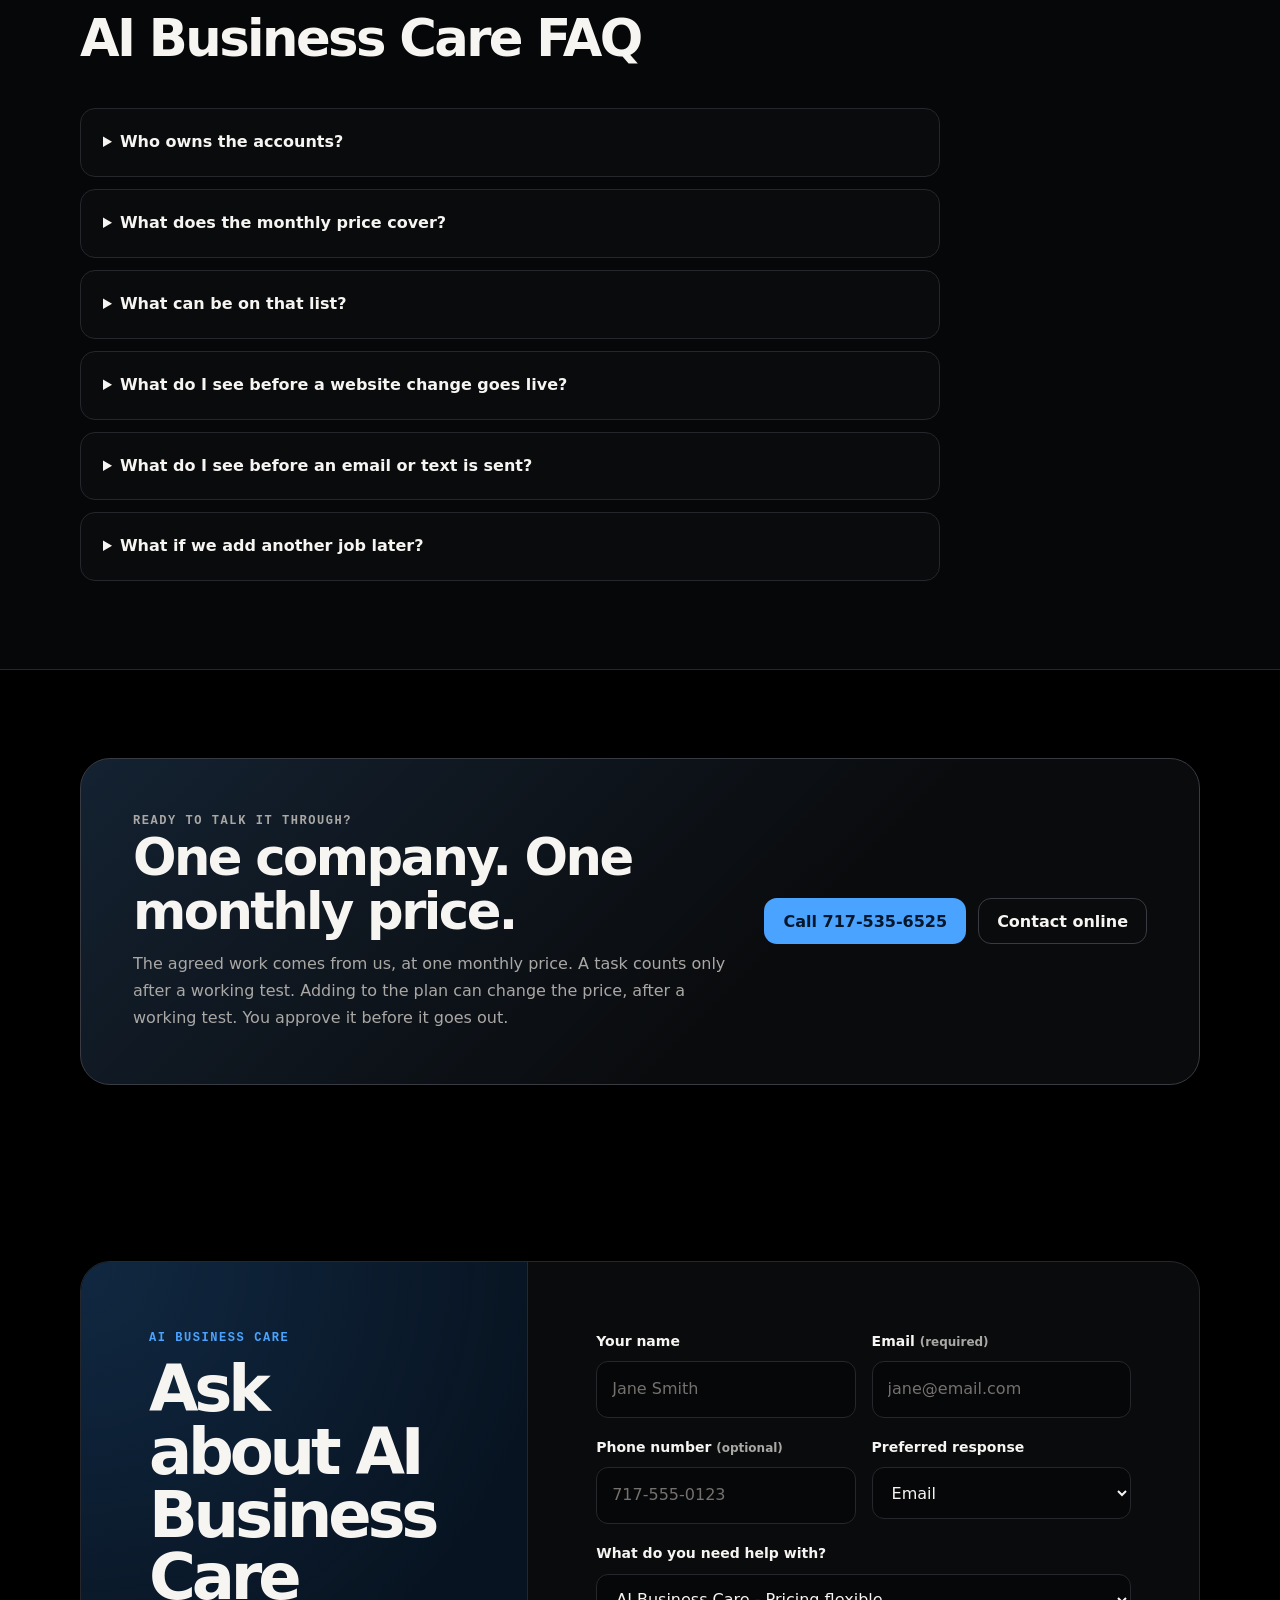
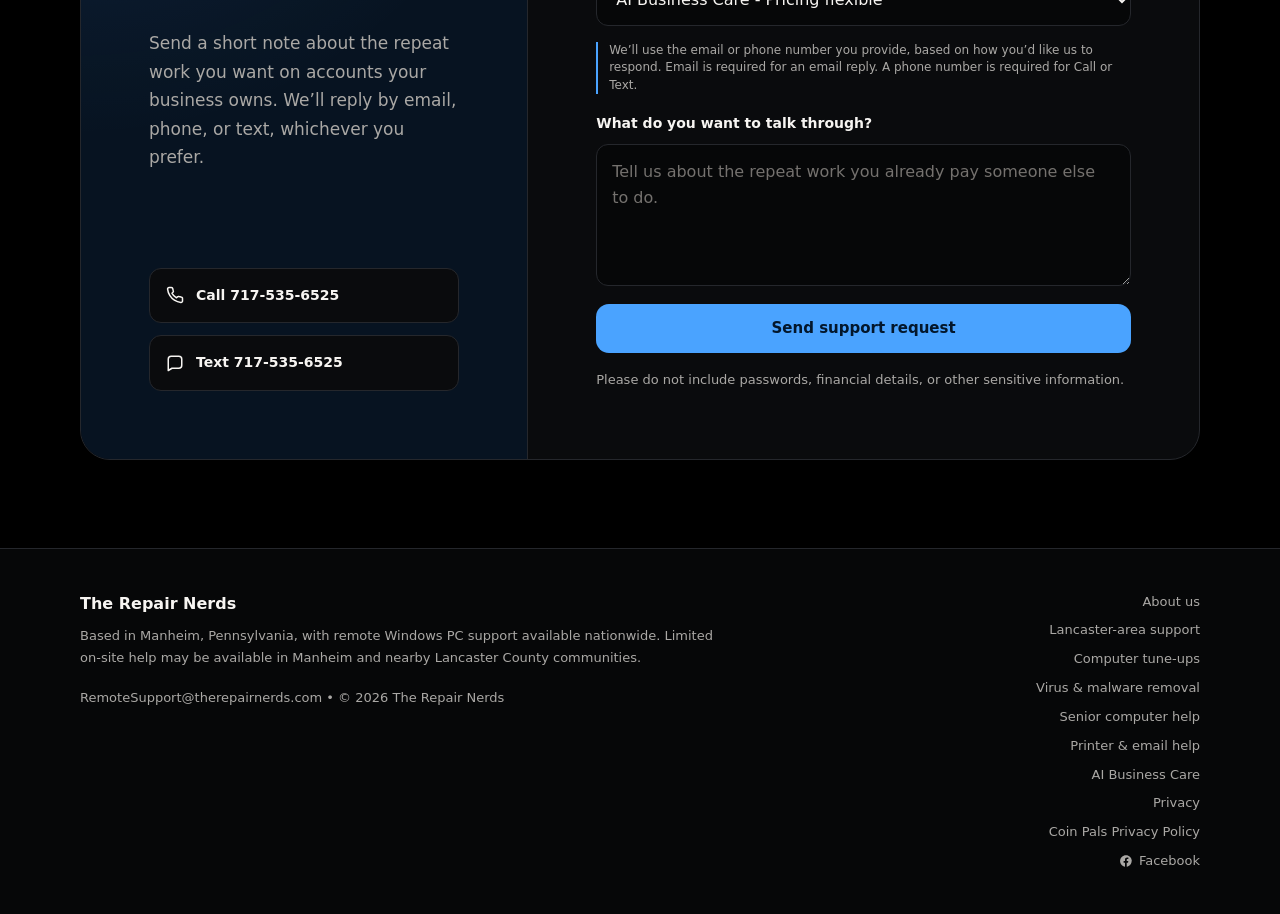
<file: business-care.html>
<!DOCTYPE html>
<html lang="en" data-theme="dark">
<head>
  <!-- Google tag (gtag.js) -->
  <script async src="https://www.googletagmanager.com/gtag/js?id=G-0CF8TW6FX0"></script>
  <script>
    window.dataLayer = window.dataLayer || [];
    function gtag(){dataLayer.push(arguments);}
    gtag('js', new Date());
    gtag('config', 'G-0CF8TW6FX0');

    document.addEventListener('click', function (event) {
      var link = event.target.closest('a[href]');
      if (!link) return;

      var href = link.getAttribute('href') || '';
      var contactMethod = href.indexOf('tel:') === 0 ? 'phone' :
        href.indexOf('sms:') === 0 ? 'text' :
        href.indexOf('mailto:') === 0 ? 'email' : '';

      if (contactMethod) {
        gtag('event', 'contact_click', {
          contact_method: contactMethod,
          link_text: (link.textContent || '').trim()
        });
      }
    });
  </script>
  <meta charset="utf-8">
  <meta name="viewport" content="width=device-width, initial-scale=1">
  <meta name="description" content="One monthly price covers the repeat work agreed for your business, set after a working test in the tools you already use. You own the accounts and approve changes first.">
  <meta name="robots" content="index, follow, max-image-preview:large">
  <meta name="author" content="The Repair Nerds">
  <meta name="theme-color" content="#000000">
  <link rel="canonical" href="https://therepairnerds.com/business-care.html">
  <link rel="icon" href="/favicon.svg" type="image/svg+xml">
  <link rel="icon" href="/favicon.png" type="image/png" sizes="32x32">
  <link rel="apple-touch-icon" href="/apple-touch-icon.png">
  <link rel="stylesheet" href="/service-pages.css">

  <meta property="og:type" content="website">
  <meta property="og:site_name" content="The Repair Nerds">
  <meta property="og:title" content="AI Business Care | The Repair Nerds">
  <meta property="og:description" content="AI Business Care brings repeat work you already pay others to do back onto accounts you own. One monthly price is set after the task list is real. You approve changes first.">
  <meta property="og:url" content="https://therepairnerds.com/business-care.html">
  <meta property="og:image" content="https://therepairnerds.com/social-preview.png">
  <meta property="og:image:width" content="1200">
  <meta property="og:image:height" content="630">
  <meta property="og:image:alt" content="The Repair Nerds. You break it. We fix it.">

  <meta name="twitter:card" content="summary_large_image">
  <meta name="twitter:title" content="AI Business Care | The Repair Nerds">
  <meta name="twitter:description" content="One monthly price for the repeat work in a written plan, set after a working test. You own the accounts and approve changes before they go out.">
  <meta name="twitter:image" content="https://therepairnerds.com/social-preview.png">

  <title>AI Business Care | The Repair Nerds</title>
  <script>
    try {
      document.documentElement.setAttribute("data-theme", localStorage.getItem("repair-nerds-theme") === "light" ? "light" : "dark");
    } catch (error) {}
  </script>
  <script src="/service-pages.js" defer></script>
  <script type="application/ld+json">
  {
    "@context": "https://schema.org",
    "@graph": [
      {
        "@type": ["LocalBusiness", "Organization"],
        "@id": "https://therepairnerds.com/#business",
        "name": "The Repair Nerds",
        "url": "https://therepairnerds.com/",
        "logo": "https://therepairnerds.com/logo.png",
        "telephone": "+1-717-535-6525",
        "email": "RemoteSupport@therepairnerds.com",
        "address": {
          "@type": "PostalAddress",
          "addressLocality": "Manheim",
          "addressRegion": "PA",
          "addressCountry": "US"
        },
        "areaServed": ["United States", "Lancaster County, Pennsylvania"]
      },
      {
        "@type": "Service",
        "@id": "https://therepairnerds.com/business-care.html#service",
        "name": "AI Business Care",
        "serviceType": "Care for a website the business owns",
        "description": "If a business is paying other people or companies for repeat work, AI Business Care brings that work back onto accounts the business owns and automates the parts its current tools can run. The business talks through the need, then there is time for mock-ups and a working test. A task is included only after a test draft works. A written plan then lists the tasks, the monthly price, and how work is approved. The monthly price is set after that list is real. Adding to the plan can change the price, after a working test. The business owns the accounts. Website changes are shown with screenshots or a short recording first, or a preview link only when that host already has one. Emails and texts are shown as drafts. One-off design, ads, and anything that needs its own paid license are out of scope.",
        "url": "https://therepairnerds.com/business-care.html",
        "provider": {"@id": "https://therepairnerds.com/#business"},
        "areaServed": {"@type": "Country", "name": "United States"}
      },
      {
        "@type": "BreadcrumbList",
        "itemListElement": [
          {"@type": "ListItem", "position": 1, "name": "Home", "item": "https://therepairnerds.com/"},
          {"@type": "ListItem", "position": 2, "name": "AI Business Care", "item": "https://therepairnerds.com/business-care.html"}
        ]
      },
      {
        "@type": "FAQPage",
        "mainEntity": [
          {
            "@type": "Question",
            "name": "Who owns the accounts?",
            "acceptedAnswer": {"@type": "Answer", "text": "You do. You decide what happens. One person sets up the agreed work and keeps it running on accounts your business owns. Nothing goes live or gets sent until you approve it."}
          },
          {
            "@type": "Question",
            "name": "What does the monthly price cover?",
            "acceptedAnswer": {"@type": "Answer", "text": "One monthly price covers the repeat work agreed for that business. That can include more than one task you are currently paying other people or companies to do, on the website or in the rest of the business. The monthly price covers the automations in the written plan. For example, if that plan lists five and you later add two more, the price goes up. Those added tasks still have to pass a working test before they go on the list. The monthly price is set after the task list is real, not before."}
          },
          {
            "@type": "Question",
            "name": "What can be on that list?",
            "acceptedAnswer": {"@type": "Answer", "text": "Only repeat work you already pay someone else to do, and only if your current tools can run it. We look at those tools first. A task is included only after a test draft works in those tools. If there is no way to do a task in those tools, it is not part of your setup. One-off design, ads, and anything that needs its own paid license are out of scope."}
          },
          {
            "@type": "Question",
            "name": "What do I see before a website change goes live?",
            "acceptedAnswer": {"@type": "Answer", "text": "On a website we can edit, you see screenshots or a short recording before a change goes live. A preview link is used only when that host already has one. Nothing goes live until you approve it."}
          },
          {
            "@type": "Question",
            "name": "What do I see before an email or text is sent?",
            "acceptedAnswer": {"@type": "Answer", "text": "When we have access to that inbox, you see the email or text as a draft. Nothing is sent until you say yes."}
          },
          {
            "@type": "Question",
            "name": "What if we add another job later?",
            "acceptedAnswer": {"@type": "Answer", "text": "Adding another job you pay a vendor for is a change to that written list, and it can change the price. It is not an open door to every outside bill. Extra tasks are scoped with that business."}
          }
        ]
      }
    ]
  }
  </script>
</head>
<body>
  <a class="skip-link" href="#main">Skip to main content</a>

  <header class="site-header">
    <div class="container nav-wrap">
      <a class="brand" href="/" aria-label="The Repair Nerds home">
        <span class="brand-mark"><img src="/logo.svg" alt="" width="256" height="256"></span>
        <span class="brand-copy">
          <span class="brand-name">The Repair Nerds</span>
          <span class="brand-tag">You break it. We fix it.</span>
        </span>
      </a>
      <nav class="main-nav" aria-label="Main navigation">
        <a href="/">Home</a>
        <details class="nav-dropdown">
          <summary>Services <svg class="menu-chevron" viewBox="0 0 24 24" fill="none" stroke="currentColor" stroke-width="2" stroke-linecap="round" stroke-linejoin="round" aria-hidden="true"><path d="m6 9 6 6 6-6"></path></svg></summary>
          <div class="nav-dropdown-panel">
            <a href="/computer-tune-up.html"><span>Computer Tune-Up</span><small>Speed, cleanup, updates, and performance</small></a>
            <a href="/virus-malware-removal.html"><span>Virus &amp; Malware Removal</span><small>Threat cleanup and security guidance</small></a>
            <a href="/senior-computer-help.html"><span>Senior Computer Help</span><small>Patient, plain-English assistance</small></a>
            <a href="/printer-email-help.html"><span>Printer &amp; Email Help</span><small>Everyday device and account support</small></a>
            <a href="/business-care.html" aria-current="page"><span>AI Business Care</span><small>One monthly price. You approve it.</small></a>
          </div>
        </details>
        <a href="/#plans">Care plans</a>
        <a href="/#how-it-works">How it works</a>
        <a href="/about/">About us</a>
        <a href="/#contact">Contact</a>
      </nav>
      <div class="nav-actions">
        <button class="theme-toggle" id="theme-toggle" type="button" aria-label="Switch to light theme" aria-pressed="false">☀</button>
        <details class="mobile-menu">
          <summary aria-label="Open navigation menu"><svg viewBox="0 0 24 24" fill="none" stroke="currentColor" stroke-width="2" stroke-linecap="round" aria-hidden="true"><path d="M4 7h16M4 12h16M4 17h16"></path></svg><span class="mobile-menu-label">Menu</span></summary>
          <nav class="mobile-menu-panel" aria-label="Mobile navigation">
            <a href="/">Home</a><span class="menu-section-label">Services</span>
            <a class="menu-service-link" href="/computer-tune-up.html">Computer Tune-Up</a>
            <a class="menu-service-link" href="/virus-malware-removal.html">Virus &amp; Malware Removal</a>
            <a class="menu-service-link" href="/senior-computer-help.html">Senior Computer Help</a>
            <a class="menu-service-link" href="/printer-email-help.html">Printer &amp; Email Help</a>
            <a class="menu-service-link" href="/business-care.html" aria-current="page">AI Business Care</a>
            <span class="menu-section-label">More</span><a href="/#plans">Care Plans</a><a href="/#how-it-works">How It Works</a><a href="/about/">About us</a><a href="/lancaster/">Lancaster, PA</a><a href="/#contact">Contact</a>
            <a class="menu-call-link" href="tel:+17175356525">Call&nbsp;717&#8209;535&#8209;6525</a>
          </nav>
        </details>
        <a class="button button-primary" href="tel:+17175356525"><span class="nav-phone-label">Call&nbsp;</span>717&#8209;535&#8209;6525</a>
      </div>
    </div>
  </header>

  <main id="main">
    <section class="service-hero">
      <div class="container">
        <nav aria-label="Breadcrumb">
          <ol class="breadcrumb">
            <li><a href="/">Home</a></li>
            <li aria-current="page">AI Business Care</li>
          </ol>
        </nav>
        <div class="hero-grid">
          <div>
            <p class="eyebrow">AI Business Care</p>
            <h1>Tired of paying several companies? One monthly price. You approve every step.</h1>
            <p class="lead">If you are paying other people or other companies to handle repeat work, AI Business Care brings that work back onto accounts your business owns. We automate the parts your current tools can run. You own the accounts, and you decide what happens. Nothing goes live or gets sent until you approve it.</p>
            <p>One monthly price covers the repeat work agreed for that business. It can include more than one task you are currently paying other people or companies to do, on the website or in the rest of the business. Adding to the plan can change the price, after a working test. The monthly price is set after that list is real, not before.</p>
            <p>We look at the tools you already use first. Only repeat work you already pay someone else to do can be on the list, and only if those tools can run it. If a test draft does not work in those tools, that task is not part of your setup. One-off design, ads, and anything that needs its own paid license are out of scope.</p>
            <p class="service-area"><strong>Based in Manheim, Pennsylvania.</strong> The task list and the monthly price are written down with that business before the monthly work starts.</p>
            <div class="hero-actions">
              <a class="button button-primary" href="#contact">Ask about AI Business Care</a>
              <a class="button button-secondary" href="sms:+17175356525">Text us</a>
            </div>
          </div>
          <aside class="summary-card" aria-label="AI Business Care monthly price">
            <p class="summary-label">AI Business Care</p>
            <p class="summary-price">Monthly</p>
            <p class="summary-duration">Set after the list is real</p>
            <ul class="plain-list">
              <li>The tasks in the written plan</li>
              <li>Adding to the plan can change the price, after a working test.</li>
              <li>You own the accounts</li>
              <li>You approve before anything goes out</li>
            </ul>
          </aside>
        </div>
      </div>
    </section>

    <aside class="trust-strip" aria-label="AI Business Care limits">
      <div class="container trust-grid">
        <div class="trust-item"><strong>You own the accounts</strong><span>You decide what happens. One person sets up the agreed work and keeps it running.</span></div>
        <div class="trust-item"><strong>Shown before it is live</strong><span>Screenshots or a short recording. A preview link only if that host already has one.</span></div>
        <div class="trust-item"><strong>Drafts before sending</strong><span>Emails and texts stay drafts until you say yes.</span></div>
        <div class="trust-item"><strong>A written list</strong><span>The monthly price covers that list. Adding a vendor job can change the price.</span></div>
      </div>
    </aside>

    <section class="section">
      <div class="container">
        <header class="section-header">
          <p class="section-kicker">What can be included</p>
          <h2>Needs that can be automated.</h2>
          <p>If several companies handle repeat work for you, we look at what your current tools can run. A task goes on the written plan only after a test draft works. Adding to the plan can change the price, after a working test. You approve it before anything goes out.</p>
        </header>
      </div>
    </section>

    <section class="section section-alt">
      <div class="container content-grid">
        <div class="check-panel">
          <h3>Website changes</h3>
          <ul class="check-list">
            <li>On a site we can edit, you see screenshots or a short recording before a change goes live</li>
            <li>A preview link is used only when that host already has one</li>
            <li>Nothing goes live until you approve it</li>
            <li>You own the website and the accounts</li>
          </ul>
        </div>
        <div class="notice-panel">
          <p class="section-kicker">Messages</p>
          <h3>Emails and texts are drafts first.</h3>
          <p>When we have access to that inbox, you see the email or text as a draft. Nothing is sent until you say yes.</p>
          <p>One-off design, ads, and anything that needs its own paid license are out of scope.</p>
        </div>
      </div>
    </section>

    <section class="section">
      <div class="container">
        <header class="section-header">
          <p class="section-kicker">How it works</p>
          <h2>Talk, test, then a written plan.</h2>
        </header>
        <div class="steps-grid">
          <article class="step-card"><div class="step-number">STEP 01</div><h3>Talk through the need</h3><p>We talk through what the business needs, especially repeat work you already pay other people or companies to do, and which tools you already use.</p></article>
          <article class="step-card"><div class="step-number">STEP 02</div><h3>Time for mock-ups</h3><p>We take time to prepare mock-ups and a working test. A task is included in the written plan only after a test draft works in your current tools.</p></article>
          <article class="step-card"><div class="step-number">STEP 03</div><h3>A written plan</h3><p>We come back with a written plan: the list of tasks the monthly price covers, the monthly price, and how you approve work before it goes live or gets sent. The price is set after that list is real.</p></article>
        </div>
        <div class="copy">
          <p>Adding another job you pay a vendor for is a change to that written list, and it can change the price. It is not an open door to every outside bill.</p>
        </div>
      </div>
    </section>

    <section class="section section-alt">
      <div class="container">
        <header class="section-header">
          <p class="section-kicker">Questions</p>
          <h2>AI Business Care FAQ</h2>
        </header>
        <div class="faq-list">
          <details><summary>Who owns the accounts?</summary><p>You do. You decide what happens. One person sets up the agreed work and keeps it running on accounts your business owns. Nothing goes live or gets sent until you approve it.</p></details>
          <details><summary>What does the monthly price cover?</summary><p>One monthly price covers the repeat work agreed for that business. That can include more than one task you are currently paying other people or companies to do, on the website or in the rest of the business. The monthly price covers the automations in the written plan. For example, if that plan lists five and you later add two more, the price goes up. Those added tasks still have to pass a working test before they go on the list. The monthly price is set after the task list is real, not before.</p></details>
          <details><summary>What can be on that list?</summary><p>Only repeat work you already pay someone else to do, and only if your current tools can run it. We look at those tools first. A task is included only after a test draft works in those tools. If there is no way to do a task in those tools, it is not part of your setup. One-off design, ads, and anything that needs its own paid license are out of scope.</p></details>
          <details><summary>What do I see before a website change goes live?</summary><p>On a website we can edit, you see screenshots or a short recording before a change goes live. A preview link is used only when that host already has one. Nothing goes live until you approve it.</p></details>
          <details><summary>What do I see before an email or text is sent?</summary><p>When we have access to that inbox, you see the email or text as a draft. Nothing is sent until you say yes.</p></details>
          <details><summary>What if we add another job later?</summary><p>Adding another job you pay a vendor for is a change to that written list, and it can change the price. It is not an open door to every outside bill. Extra tasks are scoped with that business.</p></details>
        </div>
      </div>
    </section>

    <section class="section">
      <div class="container cta-shell">
        <div>
          <p class="section-kicker">Ready to talk it through?</p>
          <h2>One company. One monthly price.</h2>
          <p>The agreed work comes from us, at one monthly price. A task counts only after a working test. Adding to the plan can change the price, after a working test. You approve it before it goes out.</p>
        </div>
        <div class="hero-actions">
          <a class="button button-primary" href="tel:+17175356525">Call&nbsp;717&#8209;535&#8209;6525</a>
          <a class="button button-secondary" href="#contact">Contact online</a>
        </div>
      </div>
    </section>

    <section class="section" id="contact">
      <div class="container">
        <div class="contact-shell">
          <div class="contact-copy">
            <p class="section-kicker">AI Business Care</p>
            <h2>Ask about AI Business Care</h2>
            <p>Send a short note about the repeat work you want on accounts your business owns. We’ll reply by email, phone, or text, whichever you prefer.</p>

            <div class="contact-links">
              <a class="contact-link" href="tel:+17175356525">
                <svg viewBox="0 0 24 24" fill="none" stroke="currentColor" stroke-width="2" stroke-linecap="round" stroke-linejoin="round" aria-hidden="true">
                  <path d="M22 16.92v3a2 2 0 0 1-2.18 2 19.8 19.8 0 0 1-8.63-3.07 19.5 19.5 0 0 1-6-6A19.8 19.8 0 0 1 2.12 4.18 2 2 0 0 1 4.11 2h3a2 2 0 0 1 2 1.72c.12.9.33 1.78.62 2.63a2 2 0 0 1-.45 2.11L8 9.73a16 16 0 0 0 6 6l1.27-1.27a2 2 0 0 1 2.11-.45c.85.29 1.73.5 2.63.62A2 2 0 0 1 22 16.92z"></path>
                </svg>
                Call&nbsp;717&#8209;535&#8209;6525
              </a>
              <a class="contact-link" href="sms:+17175356525">
                <svg viewBox="0 0 24 24" fill="none" stroke="currentColor" stroke-width="2" stroke-linecap="round" stroke-linejoin="round" aria-hidden="true">
                  <path d="M21 15a4 4 0 0 1-4 4H8l-5 3V7a4 4 0 0 1 4-4h10a4 4 0 0 1 4 4z"></path>
                </svg>
                Text&nbsp;717&#8209;535&#8209;6525
              </a>
            </div>
          </div>

          <form class="contact-form" id="support-form" action="https://api.web3forms.com/submit" method="POST">
            <input type="hidden" name="access_key" value="82736c3c-fae2-402a-844c-0c6801b5fb0f">
            <input type="hidden" name="subject" value="New support request from therepairnerds.com">
            <input type="hidden" name="from_name" value="The Repair Nerds Website">
            <input class="form-honeypot" type="checkbox" name="botcheck" tabindex="-1" autocomplete="off" aria-hidden="true">

            <div class="form-grid">
              <div class="field">
                <label for="name">Your name</label>
                <input id="name" name="name" type="text" autocomplete="name" placeholder="Jane Smith" required>
              </div>
              <div class="field">
                <label for="email">Email <span class="field-label-note" id="email-requirement">(required)</span></label>
                <input id="email" name="email" type="email" autocomplete="email" placeholder="jane@email.com" required aria-describedby="contact-guidance">
              </div>
              <div class="field">
                <label for="phone">Phone number <span class="field-label-note" id="phone-requirement">(optional)</span></label>
                <input id="phone" name="phone" type="tel" autocomplete="tel" inputmode="tel" placeholder="717-555-0123" aria-describedby="contact-guidance">
              </div>
              <div class="field">
                <label for="contact-method">Preferred response</label>
                <select id="contact-method" name="Preferred response" aria-describedby="contact-guidance">
                  <option value="Email">Email</option>
                  <option value="Call">Call</option>
                  <option value="Text">Text</option>
                </select>
              </div>
              <div class="field field-full">
                <label for="service">What do you need help with?</label>
                <select id="service" name="Requested service">
                  <option>Not sure — help me choose</option>
                  <option>Basic Support — $39.99</option>
                  <option>Tune-Up &amp; Cleanup — $79.99</option>
                  <option>Tune-Up + Malware — $119.99</option>
                  <option>Monthly PC Care Plan</option>
                  <option selected>AI Business Care - Pricing flexible</option>
                  <option>In-person help availability</option>
                </select>
              </div>
              <p class="field-hint contact-guidance field-full" id="contact-guidance">We’ll use the email or phone number you provide, based on how you’d like us to respond. Email is required for an email reply. A phone number is required for Call or Text.</p>
              <div class="field field-full">
                <label for="message">What do you want to talk through?</label>
                <textarea id="message" name="message" placeholder="Tell us about the repeat work you already pay someone else to do." required></textarea>
              </div>
            </div>

            <button class="button button-primary form-submit" id="form-submit" type="submit">Send support request</button>
            <p class="form-status" id="form-status" role="status" aria-live="polite"></p>
            <div class="form-confirmation" id="form-confirmation">
              <p class="form-confirmation-kicker">Request received</p>
              <h3>Thanks for reaching out.</h3>
              <p>We got your message. Someone from The Repair Nerds will contact you shortly.</p>
              <p>If you need us sooner, call or text&nbsp;717&#8209;535&#8209;6525.</p>
            </div>
            <p class="form-note">Please do not include passwords, financial details, or other sensitive information.</p>
          </form>
        </div>
      </div>
    </section>
  </main>

  <footer class="site-footer">
    <div class="container footer-grid">
      <div class="footer-copy">
        <strong>The Repair Nerds</strong>
        <p>Based in Manheim, Pennsylvania, with remote Windows PC support available nationwide. Limited on-site help may be available in Manheim and nearby Lancaster County communities.</p>
        <p class="legal-note">RemoteSupport@therepairnerds.com • © <span data-current-year>2026</span> The Repair Nerds</p>
      </div>
      <nav class="footer-links" aria-label="Footer links">
        <a href="/about/">About us</a>
        <a href="/lancaster/">Lancaster-area support</a>
        <a href="/computer-tune-up.html">Computer tune-ups</a>
        <a href="/virus-malware-removal.html">Virus &amp; malware removal</a>
        <a href="/senior-computer-help.html">Senior computer help</a>
        <a href="/printer-email-help.html">Printer &amp; email help</a>
        <a href="/business-care.html" aria-current="page">AI Business Care</a>
        <a href="/privacy.html">Privacy</a>
        <a href="/coin-pals-privacy.html">Coin Pals Privacy Policy</a>
        <a class="footer-facebook" href="https://www.facebook.com/TheRepairNerds/" target="_blank" rel="noopener noreferrer" aria-label="Follow The Repair Nerds on Facebook">
          <svg viewBox="0 0 24 24" width="14" height="14" fill="currentColor" aria-hidden="true"><path d="M22 12.07C22 6.48 17.52 2 11.93 2S1.86 6.48 1.86 12.07c0 5.02 3.66 9.18 8.44 9.93v-7.02H7.9v-2.91h2.4V9.84c0-2.38 1.42-3.69 3.6-3.69 1.04 0 2.13.19 2.13.19v2.34h-1.2c-1.18 0-1.55.74-1.55 1.49v1.79h2.64l-.42 2.91h-2.22V22c4.78-.75 8.44-4.91 8.44-9.93z"></path></svg>
          Facebook
        </a>
      </nav>
    </div>
  </footer>
</body>
</html>
</file>
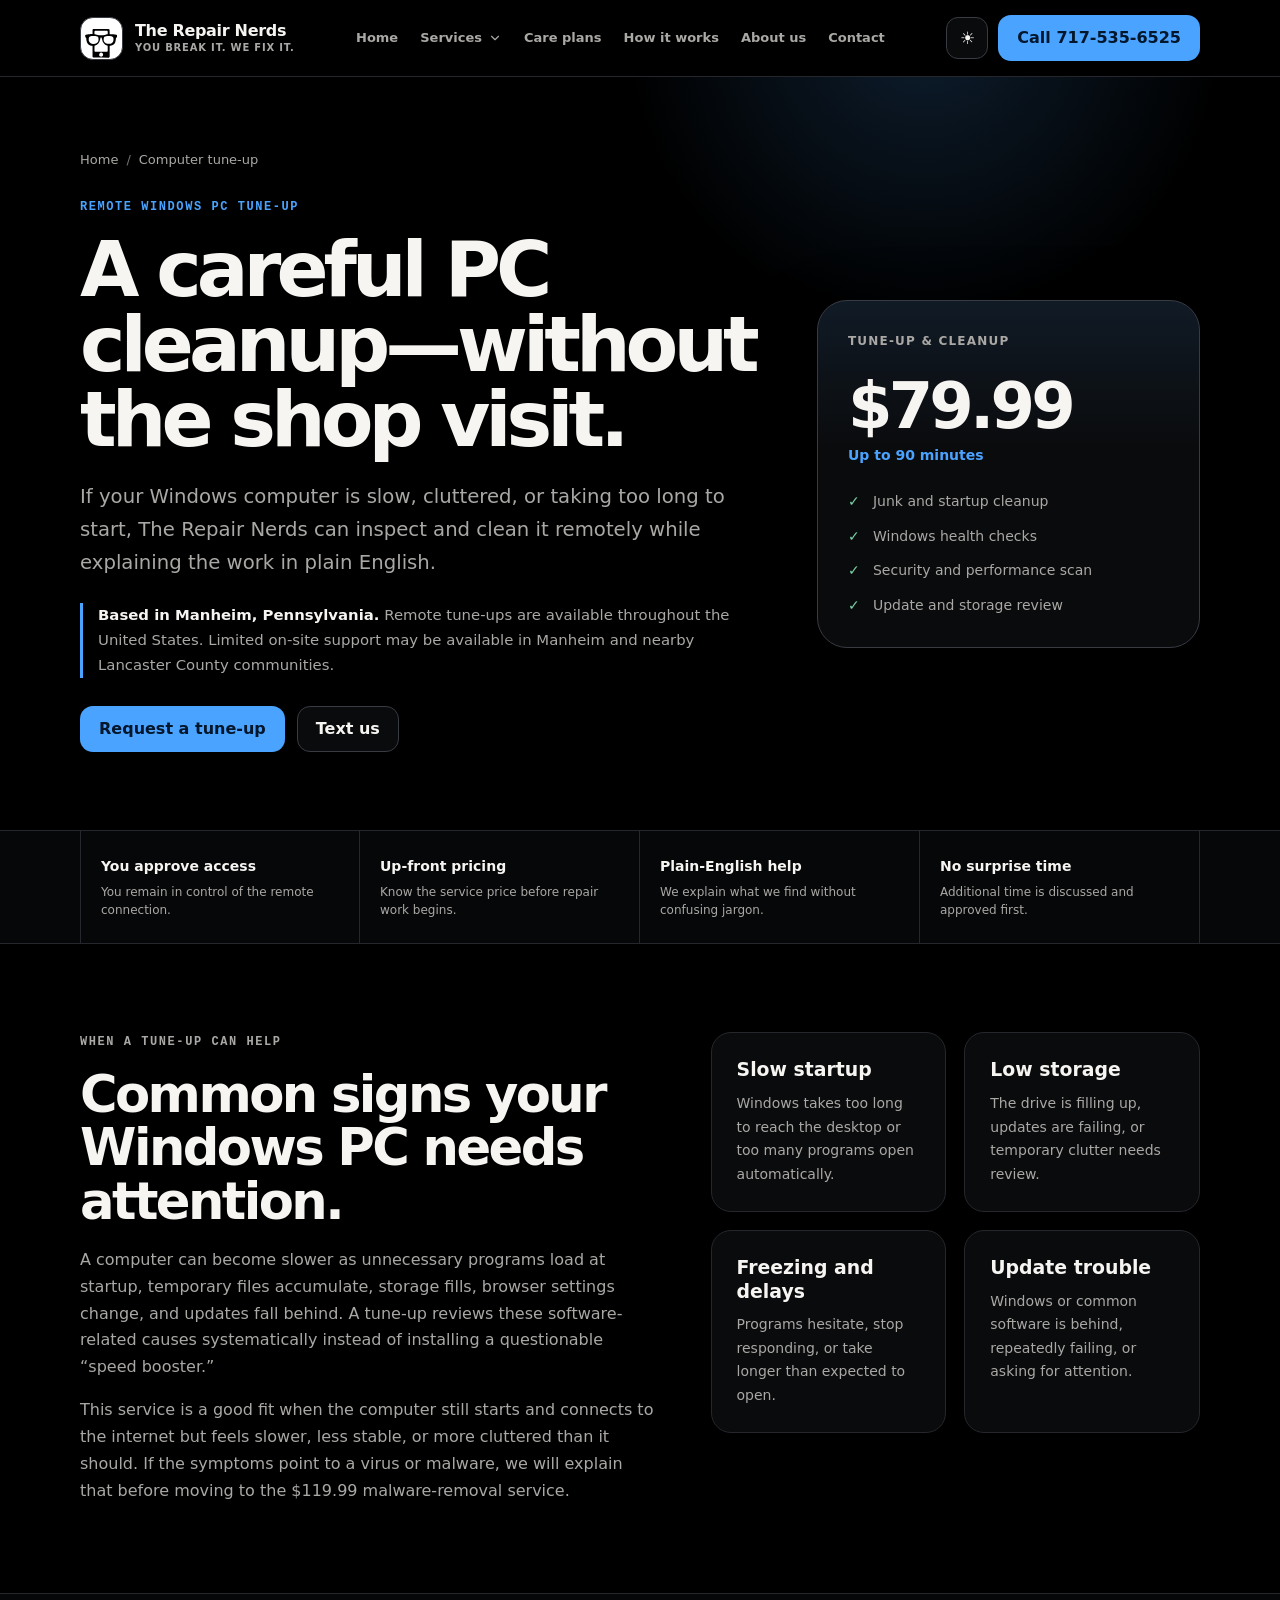
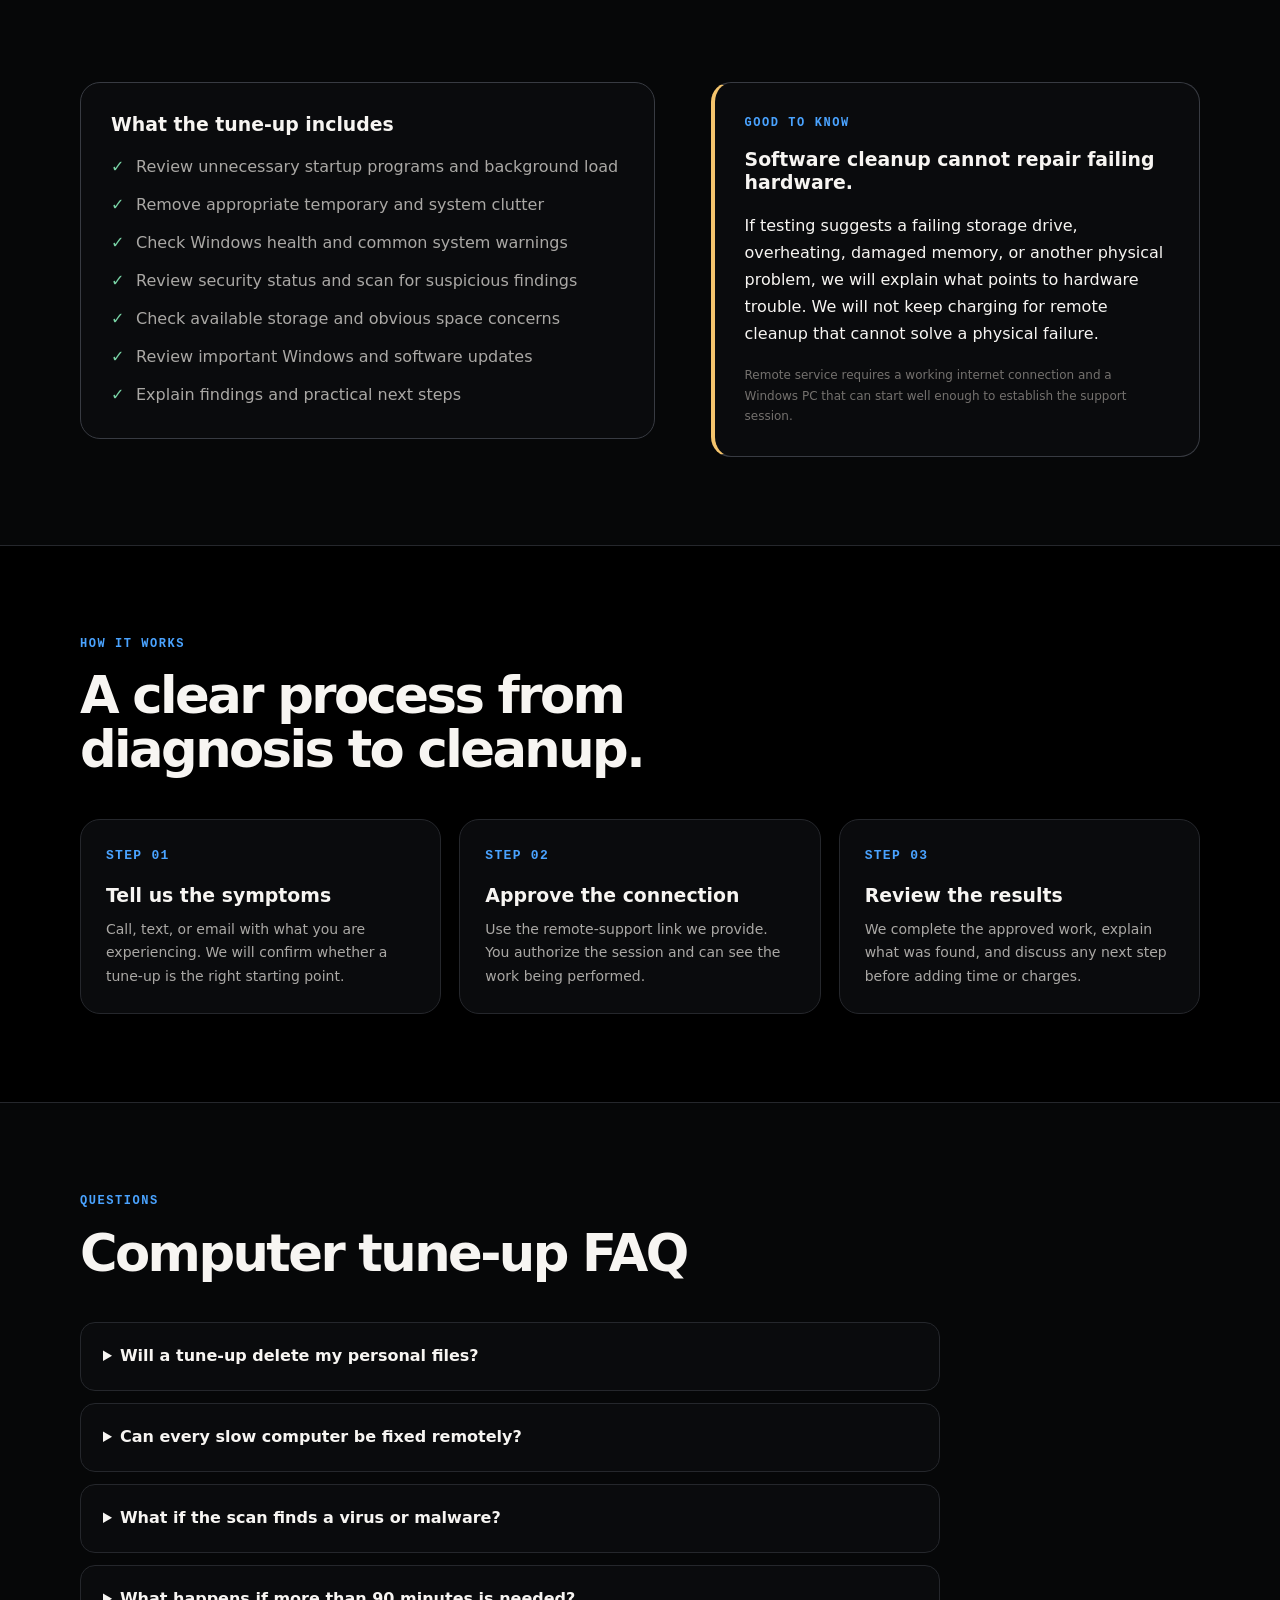
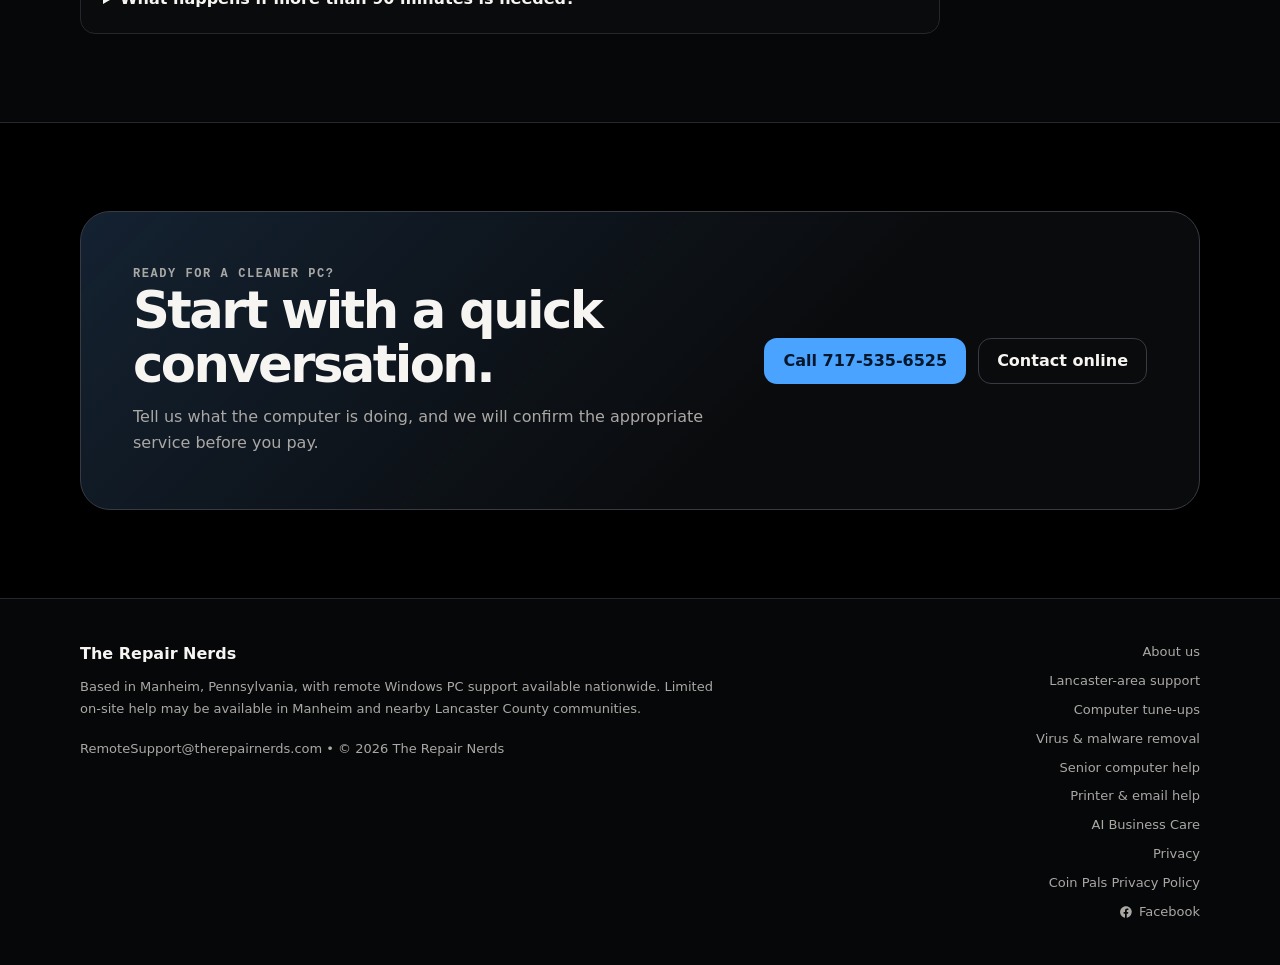
<file: computer-tune-up.html>
<!DOCTYPE html>
<html lang="en" data-theme="dark">
<head>
  <!-- Google tag (gtag.js) -->
  <script async src="https://www.googletagmanager.com/gtag/js?id=G-0CF8TW6FX0"></script>
  <script>
    window.dataLayer = window.dataLayer || [];
    function gtag(){dataLayer.push(arguments);}
    gtag('js', new Date());
    gtag('config', 'G-0CF8TW6FX0');

    document.addEventListener('click', function (event) {
      var link = event.target.closest('a[href]');
      if (!link) return;

      var href = link.getAttribute('href') || '';
      var contactMethod = href.indexOf('tel:') === 0 ? 'phone' :
        href.indexOf('sms:') === 0 ? 'text' :
        href.indexOf('mailto:') === 0 ? 'email' : '';

      if (contactMethod) {
        gtag('event', 'contact_click', {
          contact_method: contactMethod,
          link_text: (link.textContent || '').trim()
        });
      }
    });
  </script>
  <meta charset="utf-8">
  <meta name="viewport" content="width=device-width, initial-scale=1">
  <meta name="description" content="Remote Windows PC tune-up and cleanup for $79.99. The Repair Nerds serves customers nationwide from Manheim, PA, with patient, up-front support.">
  <meta name="robots" content="index, follow, max-image-preview:large">
  <meta name="author" content="The Repair Nerds">
  <meta name="theme-color" content="#000000">
  <link rel="canonical" href="https://therepairnerds.com/computer-tune-up.html">
  <link rel="icon" href="/favicon.svg" type="image/svg+xml">
  <link rel="icon" href="/favicon.png" type="image/png" sizes="32x32">
  <link rel="apple-touch-icon" href="/apple-touch-icon.png">
  <link rel="stylesheet" href="/service-pages.css">

  <meta property="og:type" content="website">
  <meta property="og:site_name" content="The Repair Nerds">
  <meta property="og:title" content="Remote Computer Tune-Up &amp; Cleanup | The Repair Nerds">
  <meta property="og:description" content="A patient, thorough Windows PC tune-up with clear, up-front pricing: $79.99 for up to 90 minutes.">
  <meta property="og:url" content="https://therepairnerds.com/computer-tune-up.html">
  <meta property="og:image" content="https://therepairnerds.com/social-preview.png">
  <meta property="og:image:width" content="1200">
  <meta property="og:image:height" content="630">
  <meta property="og:image:alt" content="The Repair Nerds — You Break it. We Fix it.">

  <meta name="twitter:card" content="summary_large_image">
  <meta name="twitter:title" content="Remote Computer Tune-Up &amp; Cleanup | The Repair Nerds">
  <meta name="twitter:description" content="Remote Windows PC tune-up and cleanup for $79.99, with patient explanations and no surprise time charges.">
  <meta name="twitter:image" content="https://therepairnerds.com/social-preview.png">

  <title>Remote Computer Tune-Up &amp; Cleanup | The Repair Nerds</title>
  <script>
    try {
      document.documentElement.setAttribute("data-theme", localStorage.getItem("repair-nerds-theme") === "light" ? "light" : "dark");
    } catch (error) {}
  </script>
  <script src="/service-pages.js" defer></script>
  <script type="application/ld+json">
  {
    "@context": "https://schema.org",
    "@graph": [
      {
        "@type": ["LocalBusiness", "Organization"],
        "@id": "https://therepairnerds.com/#business",
        "name": "The Repair Nerds",
        "url": "https://therepairnerds.com/",
        "logo": "https://therepairnerds.com/logo.png",
        "telephone": "+1-717-535-6525",
        "email": "RemoteSupport@therepairnerds.com",
        "address": {
          "@type": "PostalAddress",
          "addressLocality": "Manheim",
          "addressRegion": "PA",
          "addressCountry": "US"
        },
        "areaServed": ["United States", "Lancaster County, Pennsylvania"]
      },
      {
        "@type": "Service",
        "@id": "https://therepairnerds.com/computer-tune-up.html#service",
        "name": "Remote Windows Computer Tune-Up and Cleanup",
        "serviceType": "Remote Windows PC tune-up and cleanup",
        "description": "Remote cleanup, Windows health checks, security and performance scanning, and update and storage review for one Windows PC.",
        "url": "https://therepairnerds.com/computer-tune-up.html",
        "provider": {"@id": "https://therepairnerds.com/#business"},
        "areaServed": {"@type": "Country", "name": "United States"},
        "offers": {
          "@type": "Offer",
          "price": "79.99",
          "priceCurrency": "USD",
          "description": "Up to 90 minutes of active remote support. Additional time is $35 per 30 minutes and requires customer approval first.",
          "availability": "https://schema.org/InStock",
          "url": "https://therepairnerds.com/computer-tune-up.html"
        }
      },
      {
        "@type": "BreadcrumbList",
        "itemListElement": [
          {"@type": "ListItem", "position": 1, "name": "Home", "item": "https://therepairnerds.com/"},
          {"@type": "ListItem", "position": 2, "name": "Computer Tune-Up and Cleanup", "item": "https://therepairnerds.com/computer-tune-up.html"}
        ]
      },
      {
        "@type": "FAQPage",
        "mainEntity": [
          {
            "@type": "Question",
            "name": "Will a tune-up delete my personal files?",
            "acceptedAnswer": {"@type": "Answer", "text": "The service focuses on Windows health, unnecessary startup items, temporary clutter, updates, storage, and performance. Personal files are not intentionally removed, and any action affecting personal data is discussed with you first."}
          },
          {
            "@type": "Question",
            "name": "Can every slow computer be fixed remotely?",
            "acceptedAnswer": {"@type": "Answer", "text": "Many software-related slowdowns can be improved remotely. A failing drive, insufficient memory, overheating, or another hardware problem may require an in-person repair or hardware replacement. The Repair Nerds explains what is found before recommending next steps."}
          },
          {
            "@type": "Question",
            "name": "What happens if more than 90 minutes is needed?",
            "acceptedAnswer": {"@type": "Answer", "text": "Additional active support time is $35 per 30 minutes. No additional time or charge is added without the customer's approval first."}
          }
        ]
      }
    ]
  }
  </script>
</head>
<body>
  <a class="skip-link" href="#main">Skip to main content</a>

  <header class="site-header">
    <div class="container nav-wrap">
      <a class="brand" href="/" aria-label="The Repair Nerds home">
        <span class="brand-mark"><img src="/logo.svg" alt="" width="256" height="256"></span>
        <span class="brand-copy">
          <span class="brand-name">The Repair Nerds</span>
          <span class="brand-tag">You break it. We fix it.</span>
        </span>
      </a>
      <nav class="main-nav" aria-label="Main navigation">
        <a href="/">Home</a>
        <details class="nav-dropdown">
          <summary>Services <svg class="menu-chevron" viewBox="0 0 24 24" fill="none" stroke="currentColor" stroke-width="2" stroke-linecap="round" stroke-linejoin="round" aria-hidden="true"><path d="m6 9 6 6 6-6"></path></svg></summary>
          <div class="nav-dropdown-panel">
            <a href="/computer-tune-up.html" aria-current="page"><span>Computer Tune-Up</span><small>Speed, cleanup, updates, and performance</small></a>
            <a href="/virus-malware-removal.html"><span>Virus &amp; Malware Removal</span><small>Threat cleanup and security guidance</small></a>
            <a href="/senior-computer-help.html"><span>Senior Computer Help</span><small>Patient, plain-English assistance</small></a>
            <a href="/printer-email-help.html"><span>Printer &amp; Email Help</span><small>Everyday device and account support</small></a>
            <a href="/business-care.html"><span>AI Business Care</span><small>One monthly price. You approve it.</small></a>
          </div>
        </details>
        <a href="/#plans">Care plans</a>
        <a href="/#how-it-works">How it works</a>
        <a href="/about/">About us</a>
        <a href="/#contact">Contact</a>
      </nav>
      <div class="nav-actions">
        <button class="theme-toggle" id="theme-toggle" type="button" aria-label="Switch to light theme" aria-pressed="false">☀</button>
        <details class="mobile-menu">
          <summary aria-label="Open navigation menu"><svg viewBox="0 0 24 24" fill="none" stroke="currentColor" stroke-width="2" stroke-linecap="round" aria-hidden="true"><path d="M4 7h16M4 12h16M4 17h16"></path></svg><span class="mobile-menu-label">Menu</span></summary>
          <nav class="mobile-menu-panel" aria-label="Mobile navigation">
            <a href="/">Home</a><span class="menu-section-label">Services</span>
            <a class="menu-service-link" href="/computer-tune-up.html" aria-current="page">Computer Tune-Up</a>
            <a class="menu-service-link" href="/virus-malware-removal.html">Virus &amp; Malware Removal</a>
            <a class="menu-service-link" href="/senior-computer-help.html">Senior Computer Help</a>
            <a class="menu-service-link" href="/printer-email-help.html">Printer &amp; Email Help</a>
            <a class="menu-service-link" href="/business-care.html">AI Business Care</a>
            <span class="menu-section-label">More</span><a href="/#plans">Care Plans</a><a href="/#how-it-works">How It Works</a><a href="/about/">About us</a><a href="/lancaster/">Lancaster, PA</a><a href="/#contact">Contact</a>
            <a class="menu-call-link" href="tel:+17175356525">Call&nbsp;717&#8209;535&#8209;6525</a>
          </nav>
        </details>
        <a class="button button-primary" href="tel:+17175356525"><span class="nav-phone-label">Call&nbsp;</span>717&#8209;535&#8209;6525</a>
      </div>
    </div>
  </header>

  <main id="main">
    <section class="service-hero">
      <div class="container">
        <nav aria-label="Breadcrumb">
          <ol class="breadcrumb">
          <li><a href="/">Home</a></li>
          <li aria-current="page">Computer tune-up</li>
          </ol>
        </nav>
        <div class="hero-grid">
          <div>
            <p class="eyebrow">Remote Windows PC tune-up</p>
            <h1>A careful PC cleanup—without the shop visit.</h1>
            <p class="lead">If your Windows computer is slow, cluttered, or taking too long to start, The Repair Nerds can inspect and clean it remotely while explaining the work in plain English.</p>
            <p class="service-area"><strong>Based in Manheim, Pennsylvania.</strong> Remote tune-ups are available throughout the United States. Limited on-site support may be available in Manheim and nearby Lancaster County communities.</p>
            <div class="hero-actions">
              <a class="button button-primary" href="mailto:RemoteSupport@therepairnerds.com?subject=Remote%20PC%20Support%20Request%20-%20Tune-Up%20and%20Cleanup">Request a tune-up</a>
              <a class="button button-secondary" href="sms:+17175356525">Text us</a>
            </div>
          </div>
          <aside class="summary-card" aria-label="Tune-up price and inclusions">
            <p class="summary-label">Tune-up &amp; cleanup</p>
            <p class="summary-price">$79.99</p>
            <p class="summary-duration">Up to 90 minutes</p>
            <ul class="plain-list">
              <li>Junk and startup cleanup</li>
              <li>Windows health checks</li>
              <li>Security and performance scan</li>
              <li>Update and storage review</li>
            </ul>
          </aside>
        </div>
      </div>
    </section>

    <aside class="trust-strip" aria-label="Support promises">
      <div class="container trust-grid">
        <div class="trust-item"><strong>You approve access</strong><span>You remain in control of the remote connection.</span></div>
        <div class="trust-item"><strong>Up-front pricing</strong><span>Know the service price before repair work begins.</span></div>
        <div class="trust-item"><strong>Plain-English help</strong><span>We explain what we find without confusing jargon.</span></div>
        <div class="trust-item"><strong>No surprise time</strong><span>Additional time is discussed and approved first.</span></div>
      </div>
    </aside>

    <section class="section">
      <div class="container content-grid">
        <div class="copy">
          <p class="section-kicker">When a tune-up can help</p>
          <h2>Common signs your Windows PC needs attention.</h2>
          <p>A computer can become slower as unnecessary programs load at startup, temporary files accumulate, storage fills, browser settings change, and updates fall behind. A tune-up reviews these software-related causes systematically instead of installing a questionable “speed booster.”</p>
          <p>This service is a good fit when the computer still starts and connects to the internet but feels slower, less stable, or more cluttered than it should. If the symptoms point to a virus or malware, we will explain that before moving to the $119.99 malware-removal service.</p>
        </div>
        <div class="card-grid">
          <article class="info-card"><h3>Slow startup</h3><p>Windows takes too long to reach the desktop or too many programs open automatically.</p></article>
          <article class="info-card"><h3>Low storage</h3><p>The drive is filling up, updates are failing, or temporary clutter needs review.</p></article>
          <article class="info-card"><h3>Freezing and delays</h3><p>Programs hesitate, stop responding, or take longer than expected to open.</p></article>
          <article class="info-card"><h3>Update trouble</h3><p>Windows or common software is behind, repeatedly failing, or asking for attention.</p></article>
        </div>
      </div>
    </section>

    <section class="section section-alt">
      <div class="container content-grid">
        <div class="check-panel">
          <h3>What the tune-up includes</h3>
          <ul class="check-list">
            <li>Review unnecessary startup programs and background load</li>
            <li>Remove appropriate temporary and system clutter</li>
            <li>Check Windows health and common system warnings</li>
            <li>Review security status and scan for suspicious findings</li>
            <li>Check available storage and obvious space concerns</li>
            <li>Review important Windows and software updates</li>
            <li>Explain findings and practical next steps</li>
          </ul>
        </div>
        <div class="notice-panel">
          <p class="section-kicker">Good to know</p>
          <h3>Software cleanup cannot repair failing hardware.</h3>
          <p>If testing suggests a failing storage drive, overheating, damaged memory, or another physical problem, we will explain what points to hardware trouble. We will not keep charging for remote cleanup that cannot solve a physical failure.</p>
          <p class="legal-note">Remote service requires a working internet connection and a Windows PC that can start well enough to establish the support session.</p>
        </div>
      </div>
    </section>

    <section class="section">
      <div class="container">
        <header class="section-header">
          <p class="section-kicker">How it works</p>
          <h2>A clear process from diagnosis to cleanup.</h2>
        </header>
        <div class="steps-grid">
          <article class="step-card"><div class="step-number">STEP 01</div><h3>Tell us the symptoms</h3><p>Call, text, or email with what you are experiencing. We will confirm whether a tune-up is the right starting point.</p></article>
          <article class="step-card"><div class="step-number">STEP 02</div><h3>Approve the connection</h3><p>Use the remote-support link we provide. You authorize the session and can see the work being performed.</p></article>
          <article class="step-card"><div class="step-number">STEP 03</div><h3>Review the results</h3><p>We complete the approved work, explain what was found, and discuss any next step before adding time or charges.</p></article>
        </div>
      </div>
    </section>

    <section class="section section-alt">
      <div class="container">
        <header class="section-header">
          <p class="section-kicker">Questions</p>
          <h2>Computer tune-up FAQ</h2>
        </header>
        <div class="faq-list">
          <details><summary>Will a tune-up delete my personal files?</summary><p>The service focuses on Windows health, unnecessary startup items, temporary clutter, updates, storage, and performance. Personal files are not intentionally removed, and any action affecting personal data is discussed with you first.</p></details>
          <details><summary>Can every slow computer be fixed remotely?</summary><p>Many software-related slowdowns can be improved remotely. A failing drive, insufficient memory, overheating, or another hardware problem may require in-person repair or replacement. We explain what we find before recommending next steps.</p></details>
          <details><summary>What if the scan finds a virus or malware?</summary><p>We will explain the finding and discuss changing to the Tune-Up + Malware service before performing malware-removal work or changing the price.</p></details>
          <details><summary>What happens if more than 90 minutes is needed?</summary><p>Additional active support time is $35 per 30 minutes. No additional time or charge is added without your approval first.</p></details>
        </div>
      </div>
    </section>

    <section class="section">
      <div class="container cta-shell">
        <div>
          <p class="section-kicker">Ready for a cleaner PC?</p>
          <h2>Start with a quick conversation.</h2>
          <p>Tell us what the computer is doing, and we will confirm the appropriate service before you pay.</p>
        </div>
        <div class="hero-actions">
          <a class="button button-primary" href="tel:+17175356525">Call&nbsp;717&#8209;535&#8209;6525</a>
          <a class="button button-secondary" href="/#contact">Contact online</a>
        </div>
      </div>
    </section>
  </main>

  <footer class="site-footer">
    <div class="container footer-grid">
      <div class="footer-copy">
        <strong>The Repair Nerds</strong>
        <p>Based in Manheim, Pennsylvania, with remote Windows PC support available nationwide. Limited on-site help may be available in Manheim and nearby Lancaster County communities.</p>
        <p class="legal-note">RemoteSupport@therepairnerds.com • © <span data-current-year>2026</span> The Repair Nerds</p>
      </div>
      <nav class="footer-links" aria-label="Footer links">
        <a href="/about/">About us</a>
        <a href="/lancaster/">Lancaster-area support</a>
        <a href="/computer-tune-up.html">Computer tune-ups</a>
        <a href="/virus-malware-removal.html">Virus &amp; malware removal</a>
        <a href="/senior-computer-help.html">Senior computer help</a>
        <a href="/printer-email-help.html">Printer &amp; email help</a>
        <a href="/business-care.html">AI Business Care</a>
        <a href="/privacy.html">Privacy</a>
        <a href="/coin-pals-privacy.html">Coin Pals Privacy Policy</a>
        <a class="footer-facebook" href="https://www.facebook.com/TheRepairNerds/" target="_blank" rel="noopener noreferrer" aria-label="Follow The Repair Nerds on Facebook">
          <svg viewBox="0 0 24 24" width="14" height="14" fill="currentColor" aria-hidden="true"><path d="M22 12.07C22 6.48 17.52 2 11.93 2S1.86 6.48 1.86 12.07c0 5.02 3.66 9.18 8.44 9.93v-7.02H7.9v-2.91h2.4V9.84c0-2.38 1.42-3.69 3.6-3.69 1.04 0 2.13.19 2.13.19v2.34h-1.2c-1.18 0-1.55.74-1.55 1.49v1.79h2.64l-.42 2.91h-2.22V22c4.78-.75 8.44-4.91 8.44-9.93z"></path></svg>
          Facebook
        </a>
      </nav>
    </div>
  </footer>
</body>
</html>
</file>
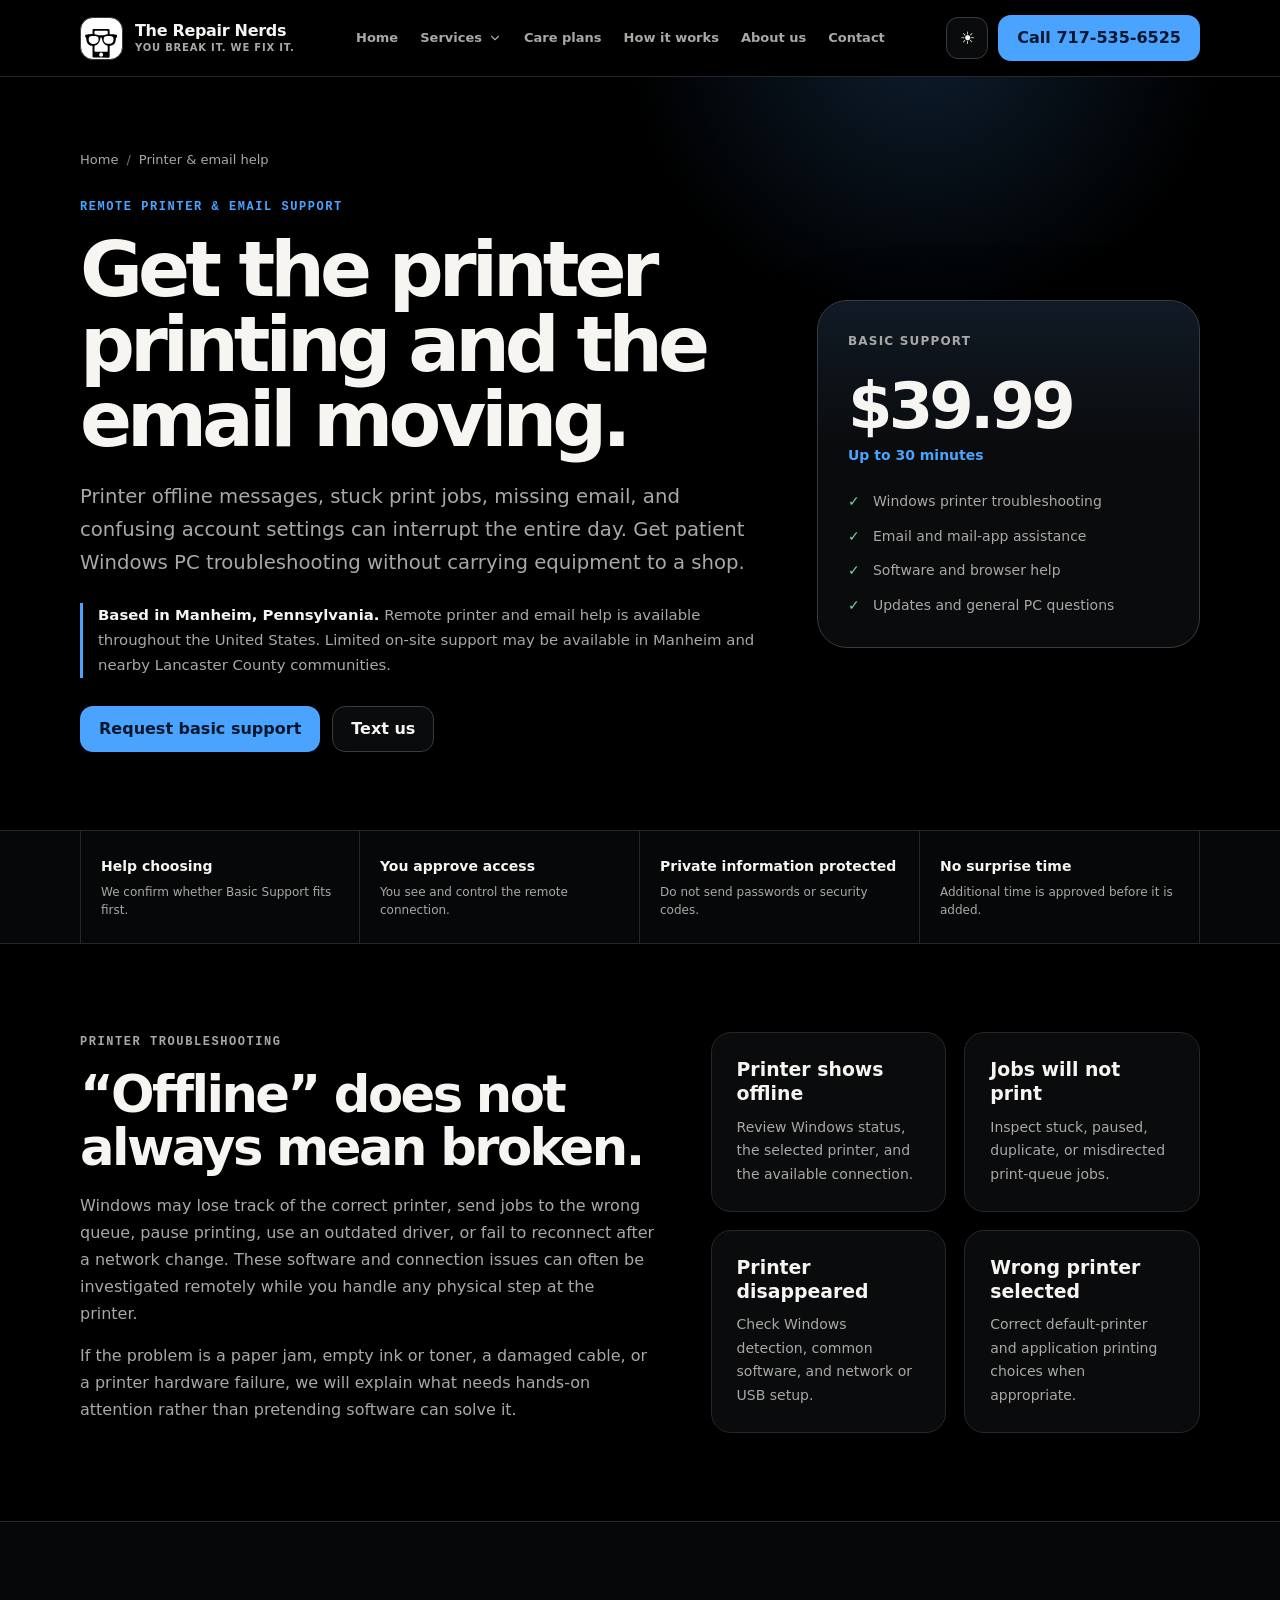
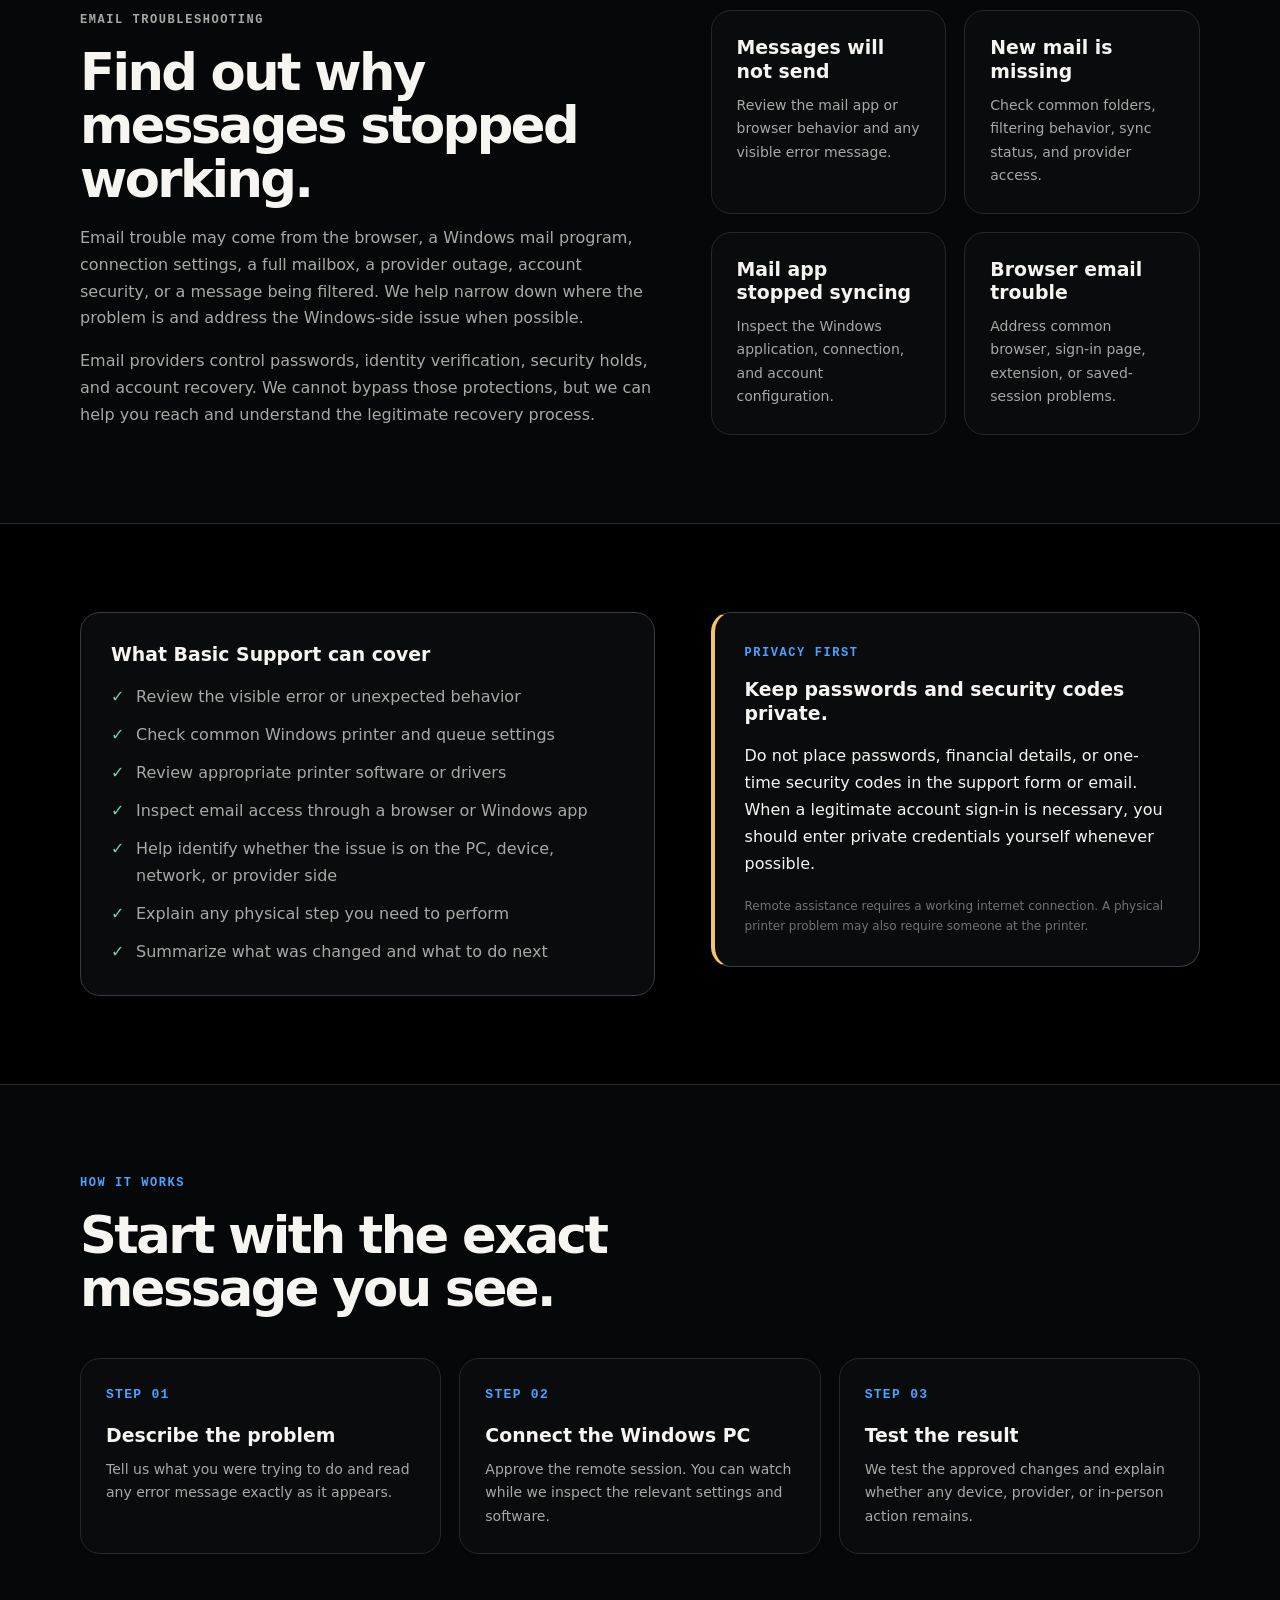
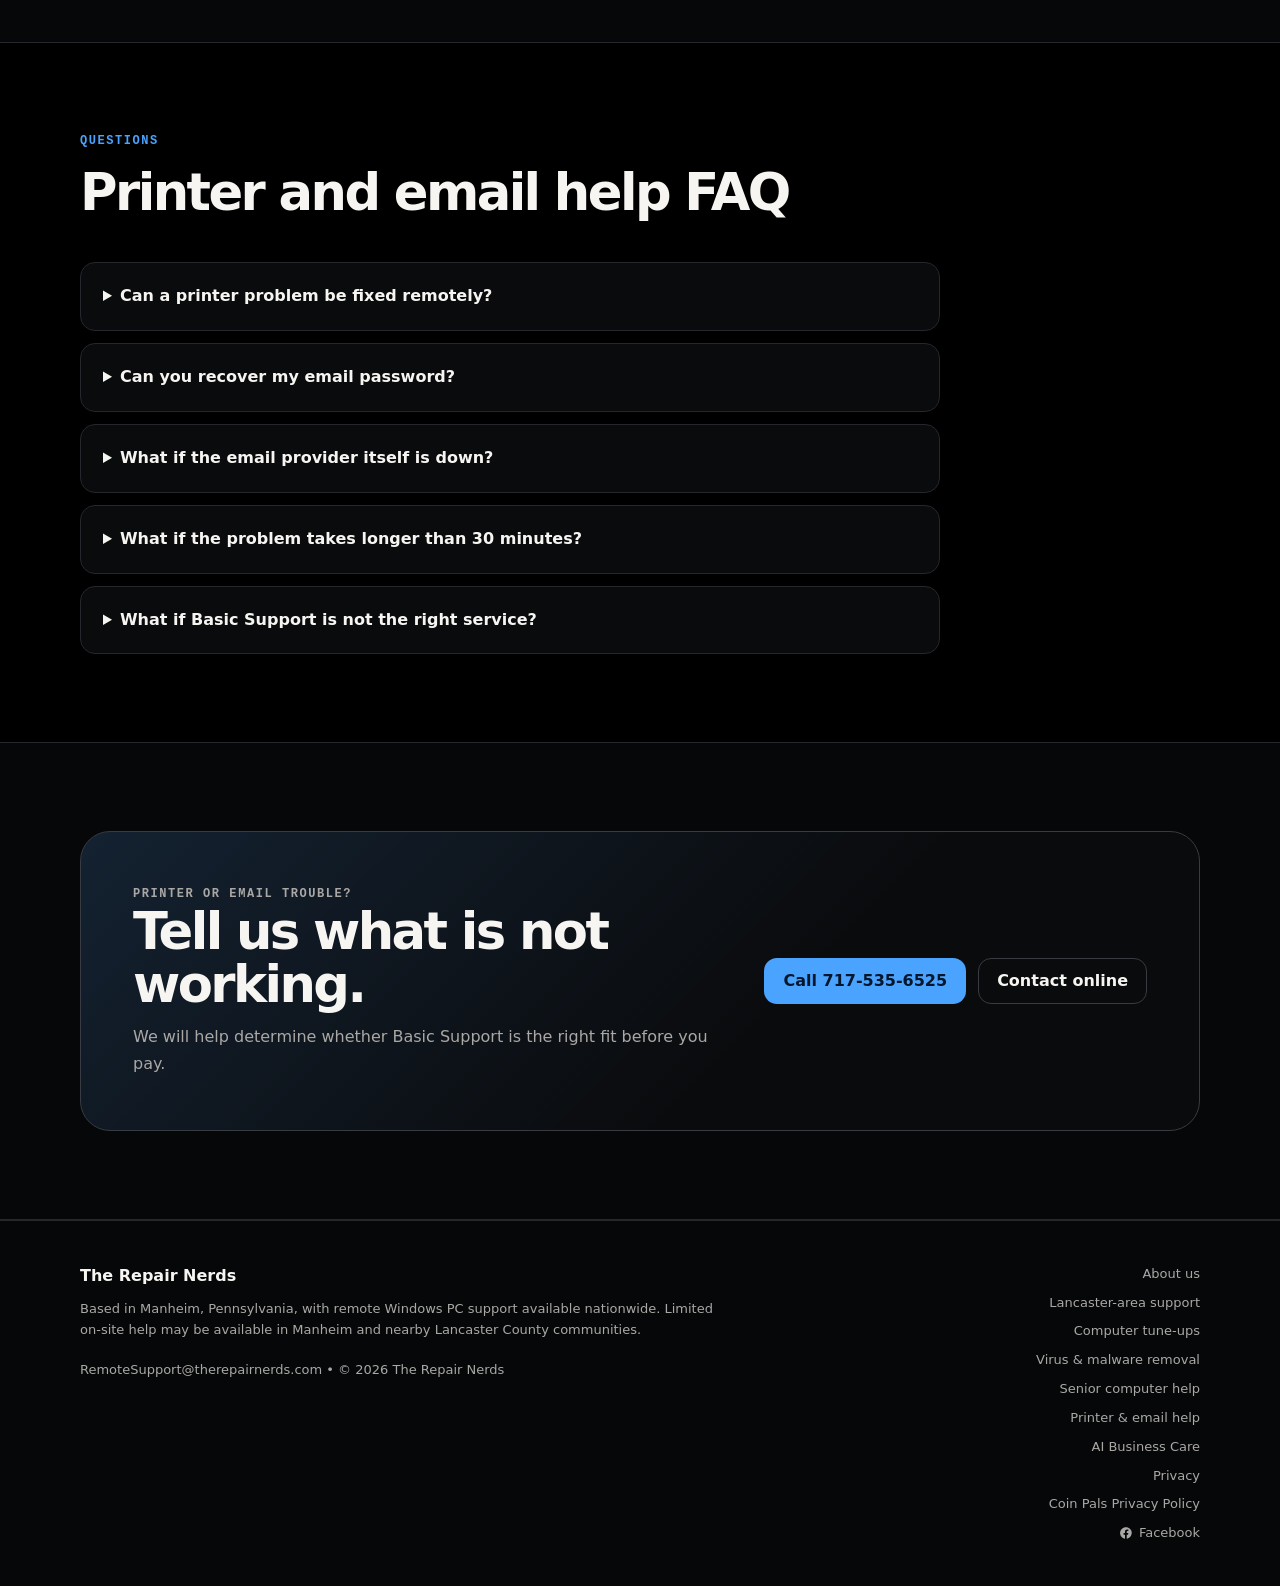
<file: printer-email-help.html>
<!DOCTYPE html>
<html lang="en" data-theme="dark">
<head>
  <!-- Google tag (gtag.js) -->
  <script async src="https://www.googletagmanager.com/gtag/js?id=G-0CF8TW6FX0"></script>
  <script>
    window.dataLayer = window.dataLayer || [];
    function gtag(){dataLayer.push(arguments);}
    gtag('js', new Date());
    gtag('config', 'G-0CF8TW6FX0');

    document.addEventListener('click', function (event) {
      var link = event.target.closest('a[href]');
      if (!link) return;

      var href = link.getAttribute('href') || '';
      var contactMethod = href.indexOf('tel:') === 0 ? 'phone' :
        href.indexOf('sms:') === 0 ? 'text' :
        href.indexOf('mailto:') === 0 ? 'email' : '';

      if (contactMethod) {
        gtag('event', 'contact_click', {
          contact_method: contactMethod,
          link_text: (link.textContent || '').trim()
        });
      }
    });
  </script>
  <meta charset="utf-8">
  <meta name="viewport" content="width=device-width, initial-scale=1">
  <meta name="description" content="Remote Windows printer and email help beginning at $39.99. Nationwide, plain-English support from The Repair Nerds in Manheim, Pennsylvania.">
  <meta name="robots" content="index, follow, max-image-preview:large">
  <meta name="author" content="The Repair Nerds">
  <meta name="theme-color" content="#000000">
  <link rel="canonical" href="https://therepairnerds.com/printer-email-help.html">
  <link rel="icon" href="/favicon.svg" type="image/svg+xml">
  <link rel="icon" href="/favicon.png" type="image/png" sizes="32x32">
  <link rel="apple-touch-icon" href="/apple-touch-icon.png">
  <link rel="stylesheet" href="/service-pages.css">

  <meta property="og:type" content="website">
  <meta property="og:site_name" content="The Repair Nerds">
  <meta property="og:title" content="Remote Printer &amp; Email Help | The Repair Nerds">
  <meta property="og:description" content="Plain-English help with Windows printer and email problems. Basic remote support is $39.99 for up to 30 minutes.">
  <meta property="og:url" content="https://therepairnerds.com/printer-email-help.html">
  <meta property="og:image" content="https://therepairnerds.com/social-preview.png">
  <meta property="og:image:width" content="1200">
  <meta property="og:image:height" content="630">
  <meta property="og:image:alt" content="The Repair Nerds — You Break it. We Fix it.">

  <meta name="twitter:card" content="summary_large_image">
  <meta name="twitter:title" content="Remote Printer &amp; Email Help | The Repair Nerds">
  <meta name="twitter:description" content="Remote Windows printer and email troubleshooting beginning at $39.99.">
  <meta name="twitter:image" content="https://therepairnerds.com/social-preview.png">

  <title>Remote Printer &amp; Email Help | The Repair Nerds</title>
  <script>
    try {
      document.documentElement.setAttribute("data-theme", localStorage.getItem("repair-nerds-theme") === "light" ? "light" : "dark");
    } catch (error) {}
  </script>
  <script src="/service-pages.js" defer></script>
  <script type="application/ld+json">
  {
    "@context": "https://schema.org",
    "@graph": [
      {
        "@type": ["LocalBusiness", "Organization"],
        "@id": "https://therepairnerds.com/#business",
        "name": "The Repair Nerds",
        "url": "https://therepairnerds.com/",
        "logo": "https://therepairnerds.com/logo.png",
        "telephone": "+1-717-535-6525",
        "email": "RemoteSupport@therepairnerds.com",
        "address": {"@type": "PostalAddress", "addressLocality": "Manheim", "addressRegion": "PA", "addressCountry": "US"},
        "areaServed": ["United States", "Lancaster County, Pennsylvania"]
      },
      {
        "@type": "Service",
        "@id": "https://therepairnerds.com/printer-email-help.html#service",
        "name": "Remote Windows Printer and Email Help",
        "serviceType": "Remote printer and email troubleshooting for Windows PCs",
        "description": "Remote help with printer offline messages, queues, Windows printer settings, common drivers, email sending and receiving, browser access, and mail-app problems.",
        "url": "https://therepairnerds.com/printer-email-help.html",
        "provider": {"@id": "https://therepairnerds.com/#business"},
        "areaServed": {"@type": "Country", "name": "United States"},
        "offers": {
          "@type": "Offer",
          "price": "39.99",
          "priceCurrency": "USD",
          "description": "Basic Support for up to 30 minutes. Additional time is $35 per 30 minutes and requires customer approval first.",
          "availability": "https://schema.org/InStock",
          "url": "https://therepairnerds.com/printer-email-help.html"
        }
      },
      {
        "@type": "BreadcrumbList",
        "itemListElement": [
          {"@type": "ListItem", "position": 1, "name": "Home", "item": "https://therepairnerds.com/"},
          {"@type": "ListItem", "position": 2, "name": "Printer and Email Help", "item": "https://therepairnerds.com/printer-email-help.html"}
        ]
      },
      {
        "@type": "FAQPage",
        "mainEntity": [
          {
            "@type": "Question",
            "name": "Can a printer problem be fixed remotely?",
            "acceptedAnswer": {"@type": "Answer", "text": "Many Windows printer problems involving settings, queues, drivers, and network connections can be diagnosed remotely. Physical problems such as paper jams, empty ink, damaged cables, or printer hardware may require the customer or an in-person technician to handle the device."}
          },
          {
            "@type": "Question",
            "name": "Can The Repair Nerds recover my email password?",
            "acceptedAnswer": {"@type": "Answer", "text": "The Repair Nerds cannot bypass an email provider's security or reveal a forgotten password. The customer may be guided through the provider's legitimate account-recovery process and should enter passwords or security codes privately."}
          },
          {
            "@type": "Question",
            "name": "What if the problem takes longer than 30 minutes?",
            "acceptedAnswer": {"@type": "Answer", "text": "Additional active support time is $35 per 30 minutes. The Repair Nerds explains the situation and obtains the customer's approval before adding any time or charge."}
          }
        ]
      }
    ]
  }
  </script>
</head>
<body>
  <a class="skip-link" href="#main">Skip to main content</a>

  <header class="site-header">
    <div class="container nav-wrap">
      <a class="brand" href="/" aria-label="The Repair Nerds home"><span class="brand-mark"><img src="/logo.svg" alt="" width="256" height="256"></span><span class="brand-copy"><span class="brand-name">The Repair Nerds</span><span class="brand-tag">You break it. We fix it.</span></span></a>
      <nav class="main-nav" aria-label="Main navigation">
        <a href="/">Home</a>
        <details class="nav-dropdown">
          <summary>Services <svg class="menu-chevron" viewBox="0 0 24 24" fill="none" stroke="currentColor" stroke-width="2" stroke-linecap="round" stroke-linejoin="round" aria-hidden="true"><path d="m6 9 6 6 6-6"></path></svg></summary>
          <div class="nav-dropdown-panel">
            <a href="/computer-tune-up.html"><span>Computer Tune-Up</span><small>Speed, cleanup, updates, and performance</small></a><a href="/virus-malware-removal.html"><span>Virus &amp; Malware Removal</span><small>Threat cleanup and security guidance</small></a><a href="/senior-computer-help.html"><span>Senior Computer Help</span><small>Patient, plain-English assistance</small></a><a href="/printer-email-help.html" aria-current="page"><span>Printer &amp; Email Help</span><small>Everyday device and account support</small></a>
            <a href="/business-care.html"><span>AI Business Care</span><small>One monthly price. You approve it.</small></a>
          </div>
        </details>
        <a href="/#plans">Care plans</a><a href="/#how-it-works">How it works</a><a href="/about/">About us</a><a href="/#contact">Contact</a>
      </nav>
      <div class="nav-actions">
        <button class="theme-toggle" id="theme-toggle" type="button" aria-label="Switch to light theme" aria-pressed="false">☀</button>
        <details class="mobile-menu">
          <summary aria-label="Open navigation menu"><svg viewBox="0 0 24 24" fill="none" stroke="currentColor" stroke-width="2" stroke-linecap="round" aria-hidden="true"><path d="M4 7h16M4 12h16M4 17h16"></path></svg><span class="mobile-menu-label">Menu</span></summary>
          <nav class="mobile-menu-panel" aria-label="Mobile navigation">
            <a href="/">Home</a><span class="menu-section-label">Services</span><a class="menu-service-link" href="/computer-tune-up.html">Computer Tune-Up</a><a class="menu-service-link" href="/virus-malware-removal.html">Virus &amp; Malware Removal</a><a class="menu-service-link" href="/senior-computer-help.html">Senior Computer Help</a><a class="menu-service-link" href="/printer-email-help.html" aria-current="page">Printer &amp; Email Help</a><a class="menu-service-link" href="/business-care.html">AI Business Care</a><span class="menu-section-label">More</span><a href="/#plans">Care Plans</a><a href="/#how-it-works">How It Works</a><a href="/about/">About us</a><a href="/lancaster/">Lancaster, PA</a><a href="/#contact">Contact</a><a class="menu-call-link" href="tel:+17175356525">Call&nbsp;717&#8209;535&#8209;6525</a>
          </nav>
        </details>
        <a class="button button-primary" href="tel:+17175356525"><span class="nav-phone-label">Call&nbsp;</span>717&#8209;535&#8209;6525</a>
      </div>
    </div>
  </header>

  <main id="main">
    <section class="service-hero">
      <div class="container">
        <nav aria-label="Breadcrumb"><ol class="breadcrumb"><li><a href="/">Home</a></li><li aria-current="page">Printer &amp; email help</li></ol></nav>
        <div class="hero-grid">
          <div>
            <p class="eyebrow">Remote printer &amp; email support</p>
            <h1>Get the printer printing and the email moving.</h1>
            <p class="lead">Printer offline messages, stuck print jobs, missing email, and confusing account settings can interrupt the entire day. Get patient Windows PC troubleshooting without carrying equipment to a shop.</p>
            <p class="service-area"><strong>Based in Manheim, Pennsylvania.</strong> Remote printer and email help is available throughout the United States. Limited on-site support may be available in Manheim and nearby Lancaster County communities.</p>
            <div class="hero-actions"><a class="button button-primary" href="mailto:RemoteSupport@therepairnerds.com?subject=Remote%20PC%20Support%20Request%20-%20Printer%20or%20Email%20Help">Request basic support</a><a class="button button-secondary" href="sms:+17175356525">Text us</a></div>
          </div>
          <aside class="summary-card" aria-label="Printer and email support pricing">
            <p class="summary-label">Basic support</p><p class="summary-price">$39.99</p><p class="summary-duration">Up to 30 minutes</p>
            <ul class="plain-list"><li>Windows printer troubleshooting</li><li>Email and mail-app assistance</li><li>Software and browser help</li><li>Updates and general PC questions</li></ul>
          </aside>
        </div>
      </div>
    </section>

    <aside class="trust-strip" aria-label="Support promises">
      <div class="container trust-grid">
        <div class="trust-item"><strong>Help choosing</strong><span>We confirm whether Basic Support fits first.</span></div>
        <div class="trust-item"><strong>You approve access</strong><span>You see and control the remote connection.</span></div>
        <div class="trust-item"><strong>Private information protected</strong><span>Do not send passwords or security codes.</span></div>
        <div class="trust-item"><strong>No surprise time</strong><span>Additional time is approved before it is added.</span></div>
      </div>
    </aside>

    <section class="section">
      <div class="container content-grid">
        <div class="copy">
          <p class="section-kicker">Printer troubleshooting</p>
          <h2>“Offline” does not always mean broken.</h2>
          <p>Windows may lose track of the correct printer, send jobs to the wrong queue, pause printing, use an outdated driver, or fail to reconnect after a network change. These software and connection issues can often be investigated remotely while you handle any physical step at the printer.</p>
          <p>If the problem is a paper jam, empty ink or toner, a damaged cable, or a printer hardware failure, we will explain what needs hands-on attention rather than pretending software can solve it.</p>
        </div>
        <div class="card-grid">
          <article class="info-card"><h3>Printer shows offline</h3><p>Review Windows status, the selected printer, and the available connection.</p></article>
          <article class="info-card"><h3>Jobs will not print</h3><p>Inspect stuck, paused, duplicate, or misdirected print-queue jobs.</p></article>
          <article class="info-card"><h3>Printer disappeared</h3><p>Check Windows detection, common software, and network or USB setup.</p></article>
          <article class="info-card"><h3>Wrong printer selected</h3><p>Correct default-printer and application printing choices when appropriate.</p></article>
        </div>
      </div>
    </section>

    <section class="section section-alt">
      <div class="container content-grid">
        <div class="copy">
          <p class="section-kicker">Email troubleshooting</p>
          <h2>Find out why messages stopped working.</h2>
          <p>Email trouble may come from the browser, a Windows mail program, connection settings, a full mailbox, a provider outage, account security, or a message being filtered. We help narrow down where the problem is and address the Windows-side issue when possible.</p>
          <p>Email providers control passwords, identity verification, security holds, and account recovery. We cannot bypass those protections, but we can help you reach and understand the legitimate recovery process.</p>
        </div>
        <div class="card-grid">
          <article class="info-card"><h3>Messages will not send</h3><p>Review the mail app or browser behavior and any visible error message.</p></article>
          <article class="info-card"><h3>New mail is missing</h3><p>Check common folders, filtering behavior, sync status, and provider access.</p></article>
          <article class="info-card"><h3>Mail app stopped syncing</h3><p>Inspect the Windows application, connection, and account configuration.</p></article>
          <article class="info-card"><h3>Browser email trouble</h3><p>Address common browser, sign-in page, extension, or saved-session problems.</p></article>
        </div>
      </div>
    </section>

    <section class="section">
      <div class="container content-grid">
        <div class="check-panel">
          <h3>What Basic Support can cover</h3>
          <ul class="check-list"><li>Review the visible error or unexpected behavior</li><li>Check common Windows printer and queue settings</li><li>Review appropriate printer software or drivers</li><li>Inspect email access through a browser or Windows app</li><li>Help identify whether the issue is on the PC, device, network, or provider side</li><li>Explain any physical step you need to perform</li><li>Summarize what was changed and what to do next</li></ul>
        </div>
        <div class="notice-panel">
          <p class="section-kicker">Privacy first</p>
          <h3>Keep passwords and security codes private.</h3>
          <p>Do not place passwords, financial details, or one-time security codes in the support form or email. When a legitimate account sign-in is necessary, you should enter private credentials yourself whenever possible.</p>
          <p class="legal-note">Remote assistance requires a working internet connection. A physical printer problem may also require someone at the printer.</p>
        </div>
      </div>
    </section>

    <section class="section section-alt">
      <div class="container">
        <header class="section-header"><p class="section-kicker">How it works</p><h2>Start with the exact message you see.</h2></header>
        <div class="steps-grid">
          <article class="step-card"><div class="step-number">STEP 01</div><h3>Describe the problem</h3><p>Tell us what you were trying to do and read any error message exactly as it appears.</p></article>
          <article class="step-card"><div class="step-number">STEP 02</div><h3>Connect the Windows PC</h3><p>Approve the remote session. You can watch while we inspect the relevant settings and software.</p></article>
          <article class="step-card"><div class="step-number">STEP 03</div><h3>Test the result</h3><p>We test the approved changes and explain whether any device, provider, or in-person action remains.</p></article>
        </div>
      </div>
    </section>

    <section class="section">
      <div class="container">
        <header class="section-header"><p class="section-kicker">Questions</p><h2>Printer and email help FAQ</h2></header>
        <div class="faq-list">
          <details><summary>Can a printer problem be fixed remotely?</summary><p>Many Windows printer problems involving settings, queues, drivers, and network connections can be diagnosed remotely. Physical problems such as paper jams, empty ink, damaged cables, or printer hardware may require you or an in-person technician to handle the device.</p></details>
          <details><summary>Can you recover my email password?</summary><p>We cannot bypass an email provider's security or reveal a forgotten password. We can help guide you through the provider's legitimate account-recovery process, and you should enter passwords or security codes privately.</p></details>
          <details><summary>What if the email provider itself is down?</summary><p>We can help identify signs that the problem is with the provider rather than your Windows PC. Provider outages and server-side account restrictions must ultimately be resolved by that provider.</p></details>
          <details><summary>What if the problem takes longer than 30 minutes?</summary><p>Additional active support time is $35 per 30 minutes. We explain the situation and obtain your approval before adding time or a charge.</p></details>
          <details><summary>What if Basic Support is not the right service?</summary><p>We diagnose the situation and explain the appropriate option and price before repair work begins. If the computer needs a full tune-up or malware removal, we discuss that change first.</p></details>
        </div>
      </div>
    </section>

    <section class="section section-alt">
      <div class="container cta-shell">
        <div><p class="section-kicker">Printer or email trouble?</p><h2>Tell us what is not working.</h2><p>We will help determine whether Basic Support is the right fit before you pay.</p></div>
        <div class="hero-actions"><a class="button button-primary" href="tel:+17175356525">Call&nbsp;717&#8209;535&#8209;6525</a><a class="button button-secondary" href="/#contact">Contact online</a></div>
      </div>
    </section>
  </main>

  <footer class="site-footer">
    <div class="container footer-grid">
      <div class="footer-copy"><strong>The Repair Nerds</strong><p>Based in Manheim, Pennsylvania, with remote Windows PC support available nationwide. Limited on-site help may be available in Manheim and nearby Lancaster County communities.</p><p class="legal-note">RemoteSupport@therepairnerds.com • © <span data-current-year>2026</span> The Repair Nerds</p></div>
      <nav class="footer-links" aria-label="Footer links"><a href="/about/">About us</a><a href="/lancaster/">Lancaster-area support</a><a href="/computer-tune-up.html">Computer tune-ups</a><a href="/virus-malware-removal.html">Virus &amp; malware removal</a><a href="/senior-computer-help.html">Senior computer help</a><a href="/printer-email-help.html">Printer &amp; email help</a><a href="/business-care.html">AI Business Care</a><a href="/privacy.html">Privacy</a><a href="/coin-pals-privacy.html">Coin Pals Privacy Policy</a><a class="footer-facebook" href="https://www.facebook.com/TheRepairNerds/" target="_blank" rel="noopener noreferrer" aria-label="Follow The Repair Nerds on Facebook"><svg viewBox="0 0 24 24" width="14" height="14" fill="currentColor" aria-hidden="true"><path d="M22 12.07C22 6.48 17.52 2 11.93 2S1.86 6.48 1.86 12.07c0 5.02 3.66 9.18 8.44 9.93v-7.02H7.9v-2.91h2.4V9.84c0-2.38 1.42-3.69 3.6-3.69 1.04 0 2.13.19 2.13.19v2.34h-1.2c-1.18 0-1.55.74-1.55 1.49v1.79h2.64l-.42 2.91h-2.22V22c4.78-.75 8.44-4.91 8.44-9.93z"></path></svg> Facebook</a></nav>
    </div>
  </footer>
</body>
</html>
</file>
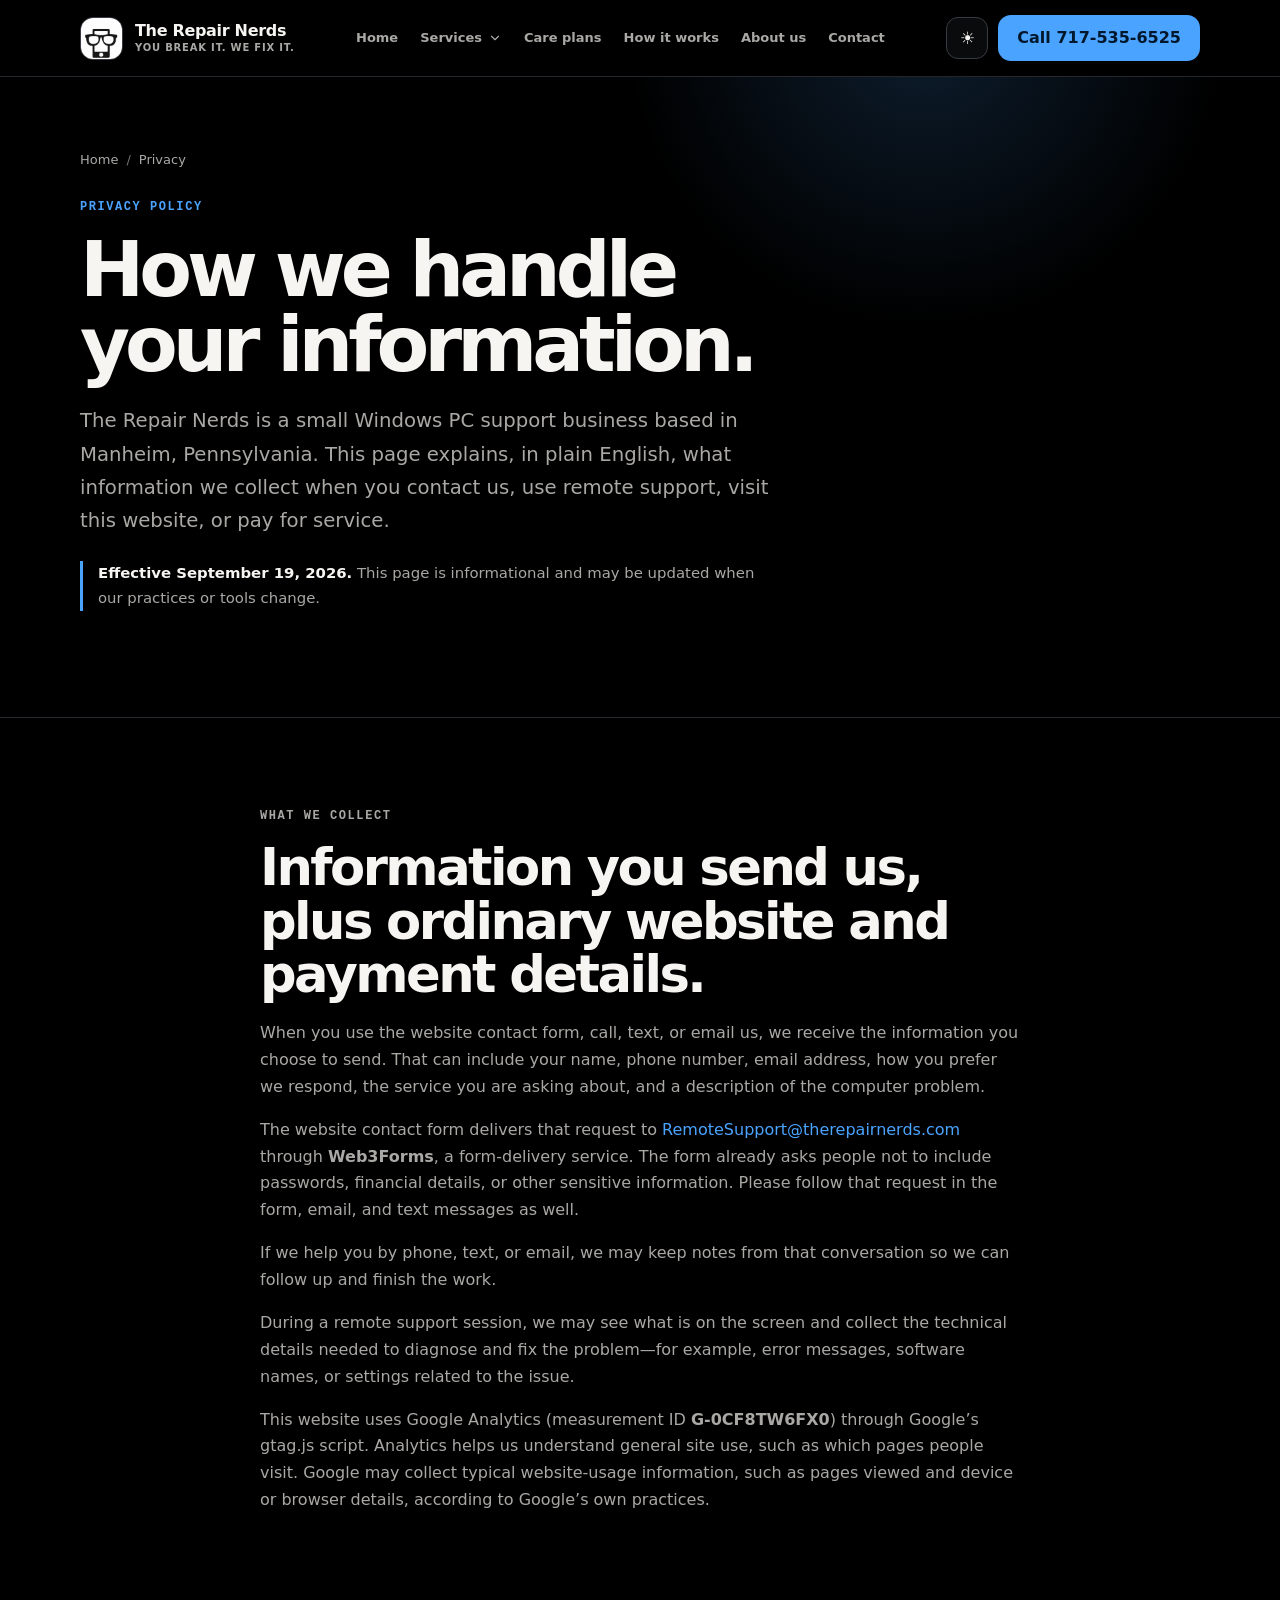
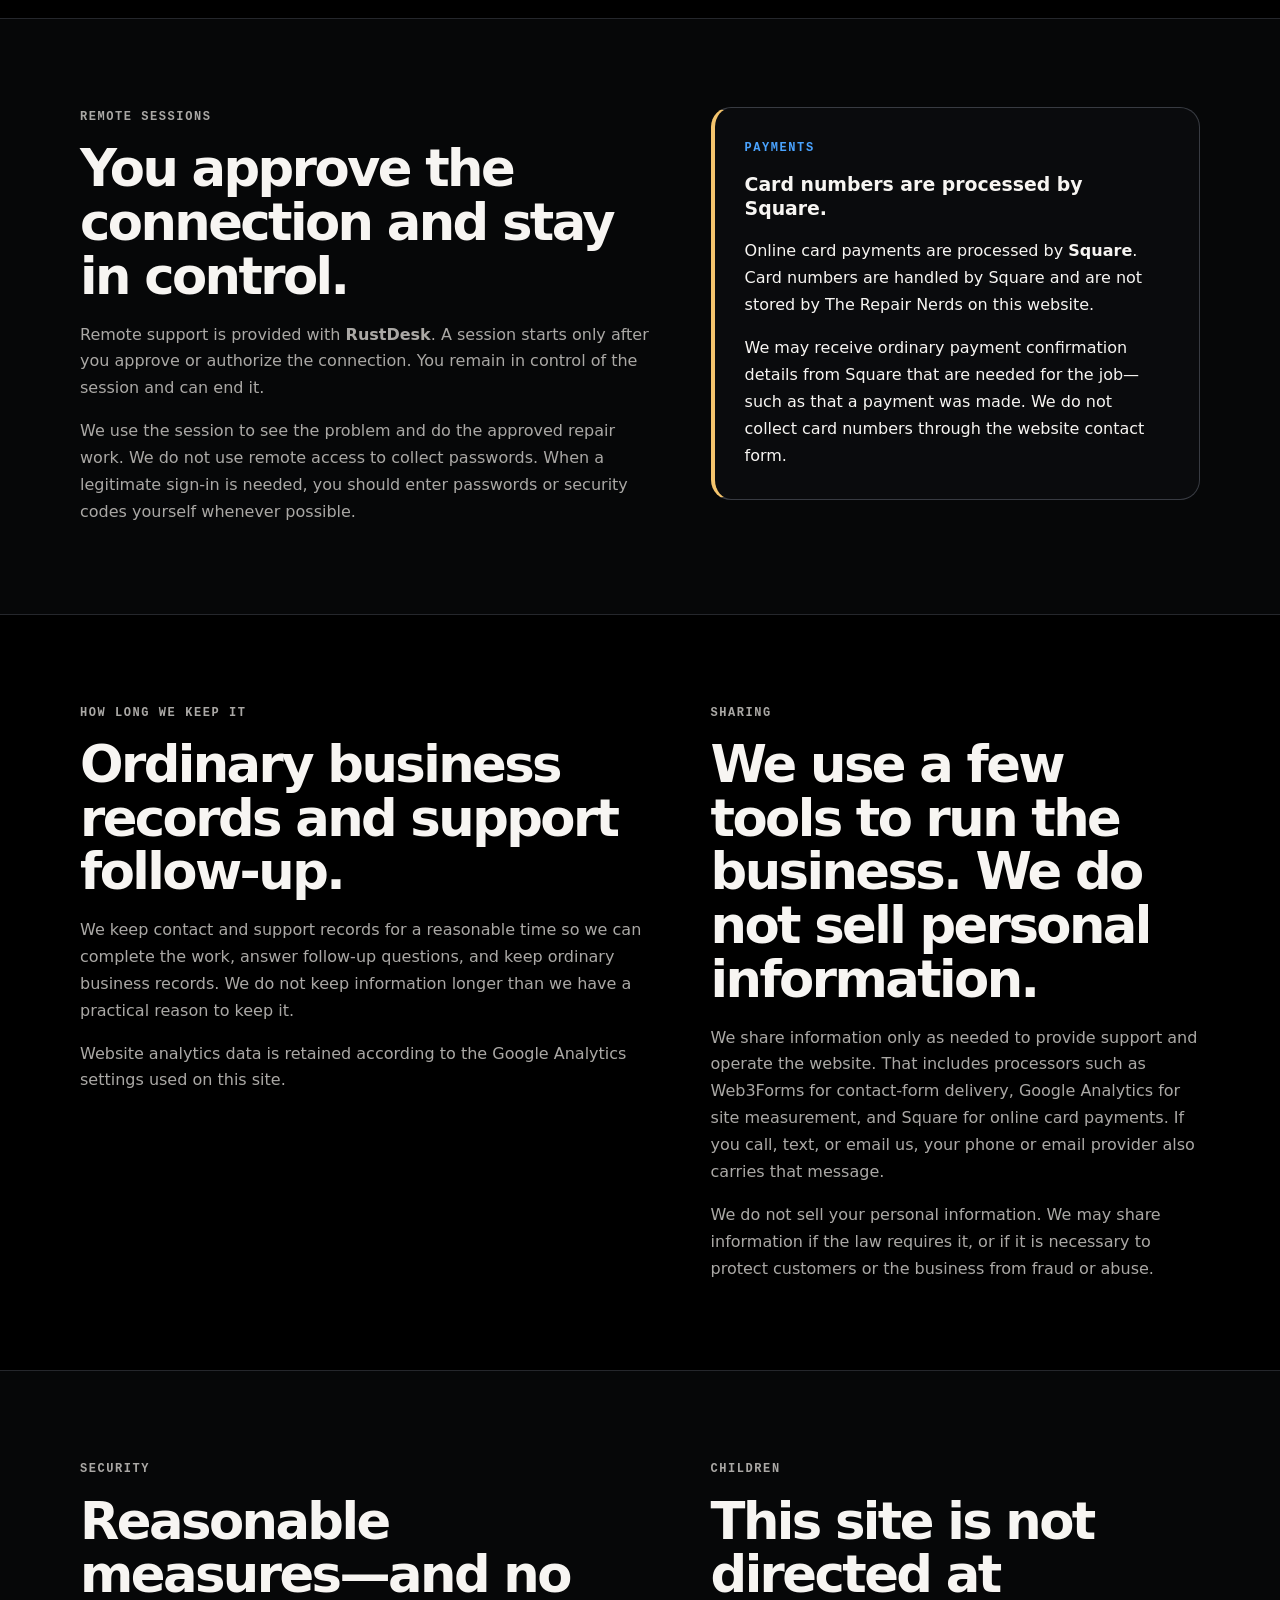
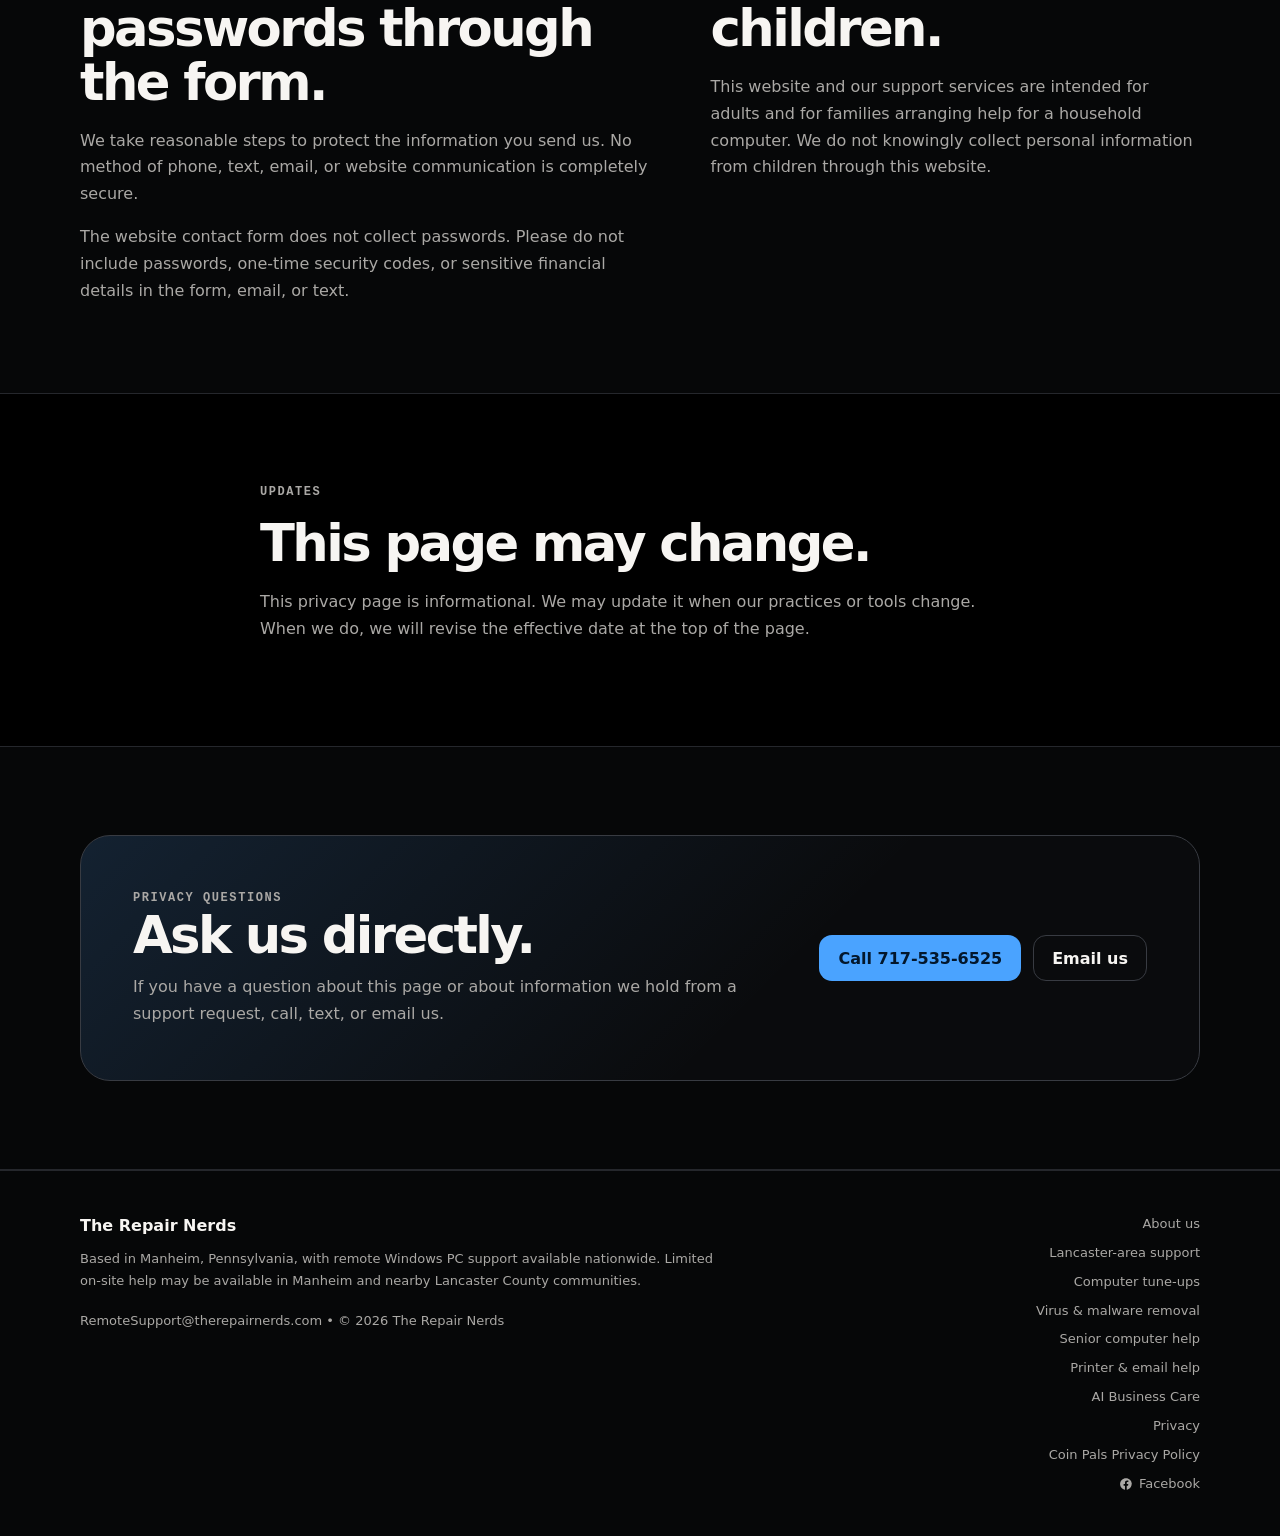
<file: privacy.html>
<!DOCTYPE html>
<html lang="en" data-theme="dark">
<head>
  <!-- Google tag (gtag.js) -->
  <script async src="https://www.googletagmanager.com/gtag/js?id=G-0CF8TW6FX0"></script>
  <script>
    window.dataLayer = window.dataLayer || [];
    function gtag(){dataLayer.push(arguments);}
    gtag('js', new Date());
    gtag('config', 'G-0CF8TW6FX0');

    document.addEventListener('click', function (event) {
      var link = event.target.closest('a[href]');
      if (!link) return;

      var href = link.getAttribute('href') || '';
      var contactMethod = href.indexOf('tel:') === 0 ? 'phone' :
        href.indexOf('sms:') === 0 ? 'text' :
        href.indexOf('mailto:') === 0 ? 'email' : '';

      if (contactMethod) {
        gtag('event', 'contact_click', {
          contact_method: contactMethod,
          link_text: (link.textContent || '').trim()
        });
      }
    });
  </script>
  <meta charset="utf-8">
  <meta name="viewport" content="width=device-width, initial-scale=1">
  <meta name="description" content="How The Repair Nerds collects and uses contact, remote-support, payment, and website analytics information. Plain-English privacy information from a small business in Manheim, PA.">
  <meta name="robots" content="index, follow, max-image-preview:large">
  <meta name="author" content="The Repair Nerds">
  <meta name="theme-color" content="#000000">
  <link rel="canonical" href="https://therepairnerds.com/privacy.html">
  <link rel="icon" type="image/png" sizes="1254x1254" href="/favicon.png">
  <link rel="stylesheet" href="/service-pages.css">

  <meta property="og:type" content="website">
  <meta property="og:site_name" content="The Repair Nerds">
  <meta property="og:title" content="Privacy Policy | The Repair Nerds">
  <meta property="og:description" content="Plain-English information about contact requests, RustDesk remote sessions, Square payments, and Google Analytics on The Repair Nerds website.">
  <meta property="og:url" content="https://therepairnerds.com/privacy.html">
  <meta property="og:image" content="https://therepairnerds.com/social-preview.png">
  <meta property="og:image:width" content="1200">
  <meta property="og:image:height" content="630">
  <meta property="og:image:alt" content="The Repair Nerds — You Break it. We Fix it.">

  <meta name="twitter:card" content="summary_large_image">
  <meta name="twitter:title" content="Privacy Policy | The Repair Nerds">
  <meta name="twitter:description" content="How The Repair Nerds handles contact, remote-support, payment, and website analytics information.">
  <meta name="twitter:image" content="https://therepairnerds.com/social-preview.png">

  <title>Privacy Policy | The Repair Nerds</title>
  <script>
    try {
      document.documentElement.setAttribute("data-theme", localStorage.getItem("repair-nerds-theme") === "light" ? "light" : "dark");
    } catch (error) {}
  </script>
  <script src="/service-pages.js" defer></script>
  <script type="application/ld+json">
  {
    "@context": "https://schema.org",
    "@graph": [
      {
        "@type": ["LocalBusiness", "Organization"],
        "@id": "https://therepairnerds.com/#business",
        "name": "The Repair Nerds",
        "url": "https://therepairnerds.com/",
        "logo": "https://therepairnerds.com/logo.png",
        "telephone": "+1-717-535-6525",
        "email": "RemoteSupport@therepairnerds.com",
        "address": {
          "@type": "PostalAddress",
          "addressLocality": "Manheim",
          "addressRegion": "PA",
          "addressCountry": "US"
        },
        "areaServed": ["United States", "Lancaster County, Pennsylvania"]
      },
      {
        "@type": "WebPage",
        "@id": "https://therepairnerds.com/privacy.html#webpage",
        "name": "Privacy Policy",
        "url": "https://therepairnerds.com/privacy.html",
        "description": "How The Repair Nerds collects and uses contact, remote-support, payment, and website analytics information.",
        "isPartOf": {"@id": "https://therepairnerds.com/#business"},
        "dateModified": "2026-09-19"
      },
      {
        "@type": "BreadcrumbList",
        "itemListElement": [
          {"@type": "ListItem", "position": 1, "name": "Home", "item": "https://therepairnerds.com/"},
          {"@type": "ListItem", "position": 2, "name": "Privacy Policy", "item": "https://therepairnerds.com/privacy.html"}
        ]
      }
    ]
  }
  </script>
</head>
<body>
  <a class="skip-link" href="#main">Skip to main content</a>

  <header class="site-header">
    <div class="container nav-wrap">
      <a class="brand" href="/" aria-label="The Repair Nerds home">
        <span class="brand-mark"><img src="/logo.png" alt=""></span>
        <span class="brand-copy">
          <span class="brand-name">The Repair Nerds</span>
          <span class="brand-tag">You break it. We fix it.</span>
        </span>
      </a>
      <nav class="main-nav" aria-label="Main navigation">
        <a href="/">Home</a>
        <details class="nav-dropdown">
          <summary>Services <svg class="menu-chevron" viewBox="0 0 24 24" fill="none" stroke="currentColor" stroke-width="2" stroke-linecap="round" stroke-linejoin="round" aria-hidden="true"><path d="m6 9 6 6 6-6"></path></svg></summary>
          <div class="nav-dropdown-panel">
            <a href="/computer-tune-up.html"><span>Computer Tune-Up</span><small>Speed, cleanup, updates, and performance</small></a>
            <a href="/virus-malware-removal.html"><span>Virus &amp; Malware Removal</span><small>Threat cleanup and security guidance</small></a>
            <a href="/senior-computer-help.html"><span>Senior Computer Help</span><small>Patient, plain-English assistance</small></a>
            <a href="/printer-email-help.html"><span>Printer &amp; Email Help</span><small>Everyday device and account support</small></a>
            <a href="/business-care.html"><span>AI Business Care</span><small>One monthly price. You approve it.</small></a>
          </div>
        </details>
        <a href="/#plans">Care plans</a>
        <a href="/#how-it-works">How it works</a>
        <a href="/about/">About us</a>
        <a href="/#contact">Contact</a>
      </nav>
      <div class="nav-actions">
        <button class="theme-toggle" id="theme-toggle" type="button" aria-label="Switch to light theme" aria-pressed="false">☀</button>
        <details class="mobile-menu">
          <summary aria-label="Open navigation menu"><svg viewBox="0 0 24 24" fill="none" stroke="currentColor" stroke-width="2" stroke-linecap="round" aria-hidden="true"><path d="M4 7h16M4 12h16M4 17h16"></path></svg><span class="mobile-menu-label">Menu</span></summary>
          <nav class="mobile-menu-panel" aria-label="Mobile navigation">
            <a href="/">Home</a><span class="menu-section-label">Services</span>
            <a class="menu-service-link" href="/computer-tune-up.html">Computer Tune-Up</a>
            <a class="menu-service-link" href="/virus-malware-removal.html">Virus &amp; Malware Removal</a>
            <a class="menu-service-link" href="/senior-computer-help.html">Senior Computer Help</a>
            <a class="menu-service-link" href="/printer-email-help.html">Printer &amp; Email Help</a>
            <a class="menu-service-link" href="/business-care.html">AI Business Care</a>
            <span class="menu-section-label">More</span><a href="/#plans">Care Plans</a><a href="/#how-it-works">How It Works</a><a href="/about/">About us</a><a href="/lancaster/">Lancaster, PA</a><a href="/#contact">Contact</a>
            <a class="menu-call-link" href="tel:+17175356525">Call&nbsp;717&#8209;535&#8209;6525</a>
          </nav>
        </details>
        <a class="button button-primary" href="tel:+17175356525"><span class="nav-phone-label">Call&nbsp;</span>717&#8209;535&#8209;6525</a>
      </div>
    </div>
  </header>

  <main id="main">
    <section class="service-hero">
      <div class="container">
        <nav aria-label="Breadcrumb">
          <ol class="breadcrumb">
            <li><a href="/">Home</a></li>
            <li aria-current="page">Privacy</li>
          </ol>
        </nav>
        <p class="eyebrow">Privacy policy</p>
        <h1>How we handle your information.</h1>
        <p class="lead">The Repair Nerds is a small Windows PC support business based in Manheim, Pennsylvania. This page explains, in plain English, what information we collect when you contact us, use remote support, visit this website, or pay for service.</p>
        <p class="service-area"><strong>Effective September 19, 2026.</strong> This page is informational and may be updated when our practices or tools change.</p>
      </div>
    </section>

    <section class="section">
      <div class="container policy-copy">
        <p class="section-kicker">What we collect</p>
        <h2>Information you send us, plus ordinary website and payment details.</h2>
        <p>When you use the website contact form, call, text, or email us, we receive the information you choose to send. That can include your name, phone number, email address, how you prefer we respond, the service you are asking about, and a description of the computer problem.</p>
        <p>The website contact form delivers that request to <a class="text-link" href="mailto:RemoteSupport@therepairnerds.com">RemoteSupport@therepairnerds.com</a> through <strong>Web3Forms</strong>, a form-delivery service. The form already asks people not to include passwords, financial details, or other sensitive information. Please follow that request in the form, email, and text messages as well.</p>
        <p>If we help you by phone, text, or email, we may keep notes from that conversation so we can follow up and finish the work.</p>
        <p>During a remote support session, we may see what is on the screen and collect the technical details needed to diagnose and fix the problem—for example, error messages, software names, or settings related to the issue.</p>
        <p>This website uses Google Analytics (measurement ID <strong>G-0CF8TW6FX0</strong>) through Google’s gtag.js script. Analytics helps us understand general site use, such as which pages people visit. Google may collect typical website-usage information, such as pages viewed and device or browser details, according to Google’s own practices.</p>
      </div>
    </section>

    <section class="section section-alt">
      <div class="container content-grid">
        <div class="copy">
          <p class="section-kicker">Remote sessions</p>
          <h2>You approve the connection and stay in control.</h2>
          <p>Remote support is provided with <strong>RustDesk</strong>. A session starts only after you approve or authorize the connection. You remain in control of the session and can end it.</p>
          <p>We use the session to see the problem and do the approved repair work. We do not use remote access to collect passwords. When a legitimate sign-in is needed, you should enter passwords or security codes yourself whenever possible.</p>
        </div>
        <div class="notice-panel">
          <p class="section-kicker">Payments</p>
          <h3>Card numbers are processed by Square.</h3>
          <p>Online card payments are processed by <strong>Square</strong>. Card numbers are handled by Square and are not stored by The Repair Nerds on this website.</p>
          <p>We may receive ordinary payment confirmation details from Square that are needed for the job—such as that a payment was made. We do not collect card numbers through the website contact form.</p>
        </div>
      </div>
    </section>

    <section class="section">
      <div class="container content-grid">
        <div class="copy">
          <p class="section-kicker">How long we keep it</p>
          <h2>Ordinary business records and support follow-up.</h2>
          <p>We keep contact and support records for a reasonable time so we can complete the work, answer follow-up questions, and keep ordinary business records. We do not keep information longer than we have a practical reason to keep it.</p>
          <p>Website analytics data is retained according to the Google Analytics settings used on this site.</p>
        </div>
        <div class="copy">
          <p class="section-kicker">Sharing</p>
          <h2>We use a few tools to run the business. We do not sell personal information.</h2>
          <p>We share information only as needed to provide support and operate the website. That includes processors such as Web3Forms for contact-form delivery, Google Analytics for site measurement, and Square for online card payments. If you call, text, or email us, your phone or email provider also carries that message.</p>
          <p>We do not sell your personal information. We may share information if the law requires it, or if it is necessary to protect customers or the business from fraud or abuse.</p>
        </div>
      </div>
    </section>

    <section class="section section-alt">
      <div class="container content-grid">
        <div class="copy">
          <p class="section-kicker">Security</p>
          <h2>Reasonable measures—and no passwords through the form.</h2>
          <p>We take reasonable steps to protect the information you send us. No method of phone, text, email, or website communication is completely secure.</p>
          <p>The website contact form does not collect passwords. Please do not include passwords, one-time security codes, or sensitive financial details in the form, email, or text.</p>
        </div>
        <div class="copy">
          <p class="section-kicker">Children</p>
          <h2>This site is not directed at children.</h2>
          <p>This website and our support services are intended for adults and for families arranging help for a household computer. We do not knowingly collect personal information from children through this website.</p>
        </div>
      </div>
    </section>

    <section class="section">
      <div class="container policy-copy">
        <p class="section-kicker">Updates</p>
        <h2>This page may change.</h2>
        <p>This privacy page is informational. We may update it when our practices or tools change. When we do, we will revise the effective date at the top of the page.</p>
      </div>
    </section>

    <section class="section section-alt">
      <div class="container cta-shell">
        <div>
          <p class="section-kicker">Privacy questions</p>
          <h2>Ask us directly.</h2>
          <p>If you have a question about this page or about information we hold from a support request, call, text, or email us.</p>
        </div>
        <div class="hero-actions">
          <a class="button button-primary" href="tel:+17175356525">Call&nbsp;717&#8209;535&#8209;6525</a>
          <a class="button button-secondary" href="mailto:RemoteSupport@therepairnerds.com?subject=Privacy%20question">Email us</a>
        </div>
      </div>
    </section>
  </main>

  <footer class="site-footer">
    <div class="container footer-grid">
      <div class="footer-copy">
        <strong>The Repair Nerds</strong>
        <p>Based in Manheim, Pennsylvania, with remote Windows PC support available nationwide. Limited on-site help may be available in Manheim and nearby Lancaster County communities.</p>
        <p class="legal-note">RemoteSupport@therepairnerds.com • © <span data-current-year>2026</span> The Repair Nerds</p>
      </div>
      <nav class="footer-links" aria-label="Footer links">
        <a href="/about/">About us</a><a href="/lancaster/">Lancaster-area support</a>
        <a href="/computer-tune-up.html">Computer tune-ups</a>
        <a href="/virus-malware-removal.html">Virus &amp; malware removal</a>
        <a href="/senior-computer-help.html">Senior computer help</a>
        <a href="/printer-email-help.html">Printer &amp; email help</a>
        <a href="/business-care.html">AI Business Care</a>
        <a href="/privacy.html" aria-current="page">Privacy</a>
        <a href="/coin-pals-privacy.html">Coin Pals Privacy Policy</a>
        <a class="footer-facebook" href="https://www.facebook.com/TheRepairNerds/" target="_blank" rel="noopener noreferrer" aria-label="Follow The Repair Nerds on Facebook">
          <svg viewBox="0 0 24 24" width="14" height="14" fill="currentColor" aria-hidden="true"><path d="M22 12.07C22 6.48 17.52 2 11.93 2S1.86 6.48 1.86 12.07c0 5.02 3.66 9.18 8.44 9.93v-7.02H7.9v-2.91h2.4V9.84c0-2.38 1.42-3.69 3.6-3.69 1.04 0 2.13.19 2.13.19v2.34h-1.2c-1.18 0-1.55.74-1.55 1.49v1.79h2.64l-.42 2.91h-2.22V22c4.78-.75 8.44-4.91 8.44-9.93z"></path></svg>
          Facebook
        </a>
      </nav>
    </div>
  </footer>
</body>
</html>
</file>
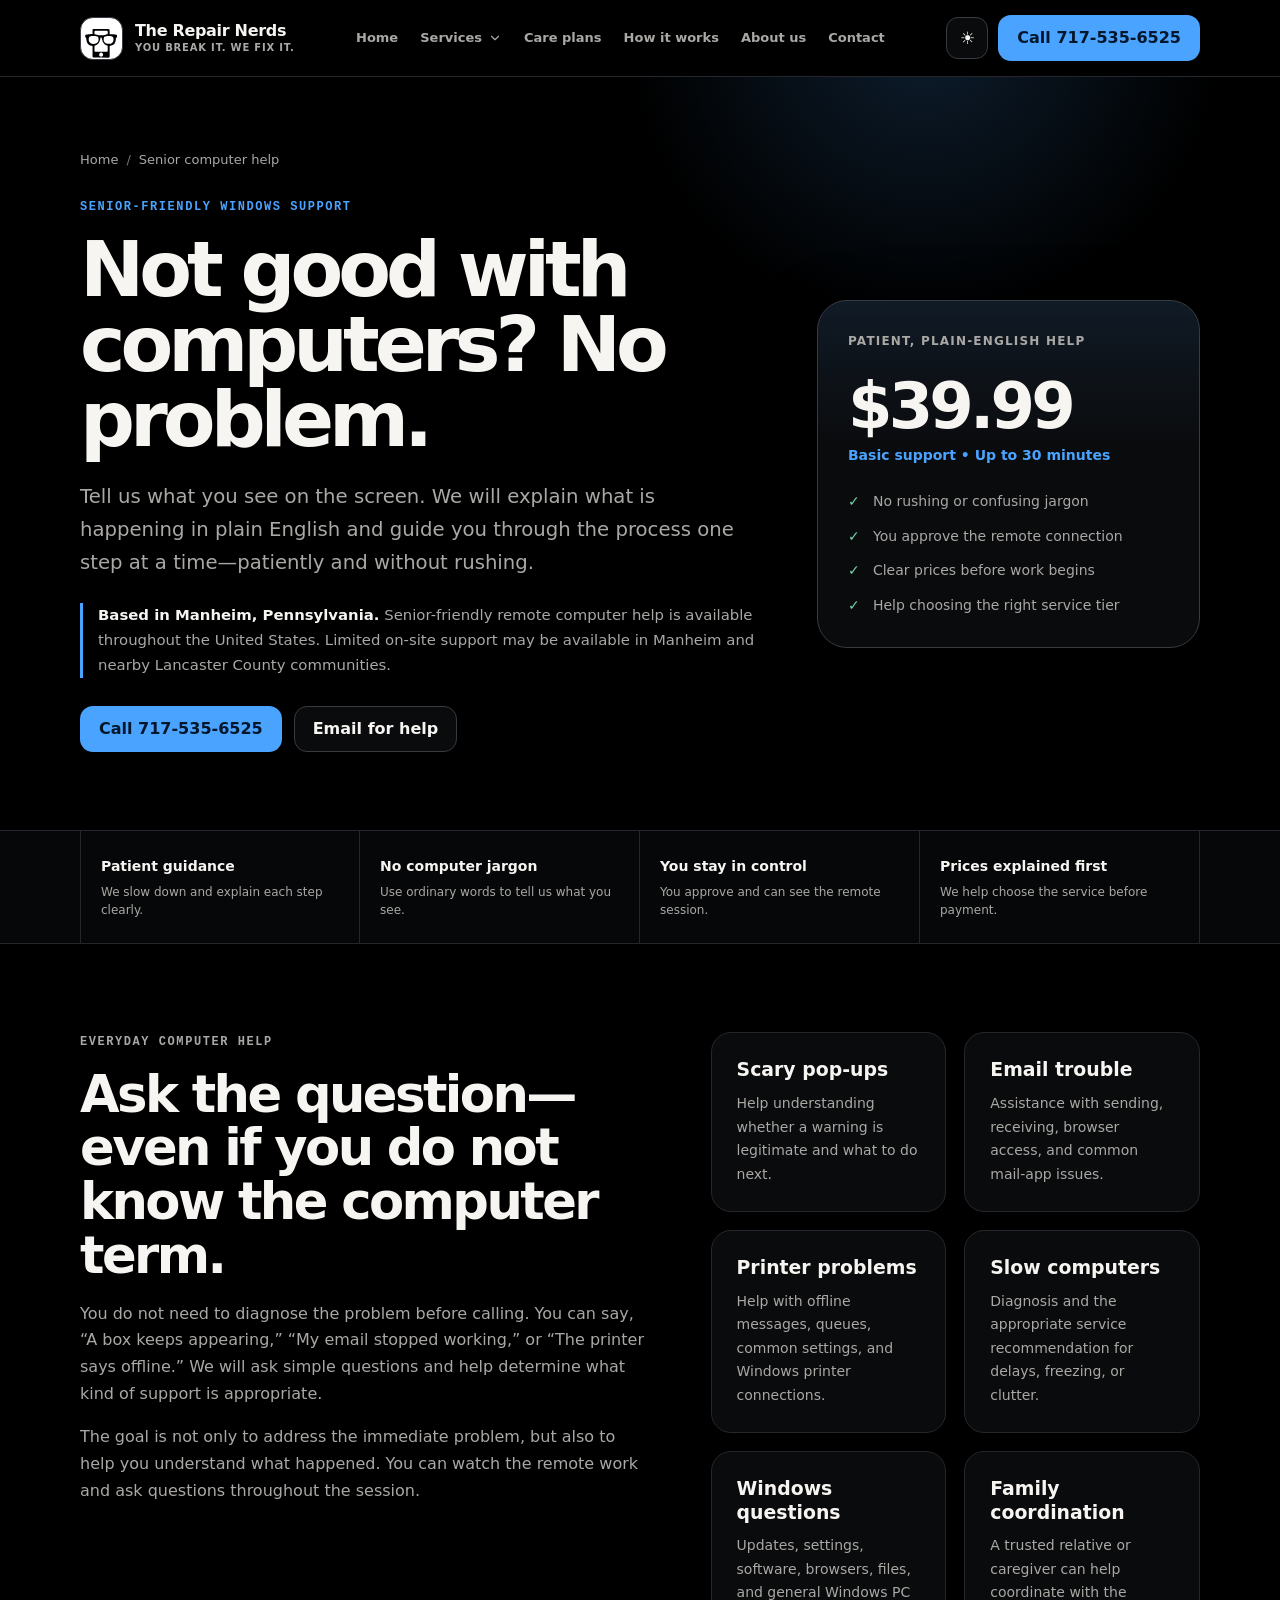
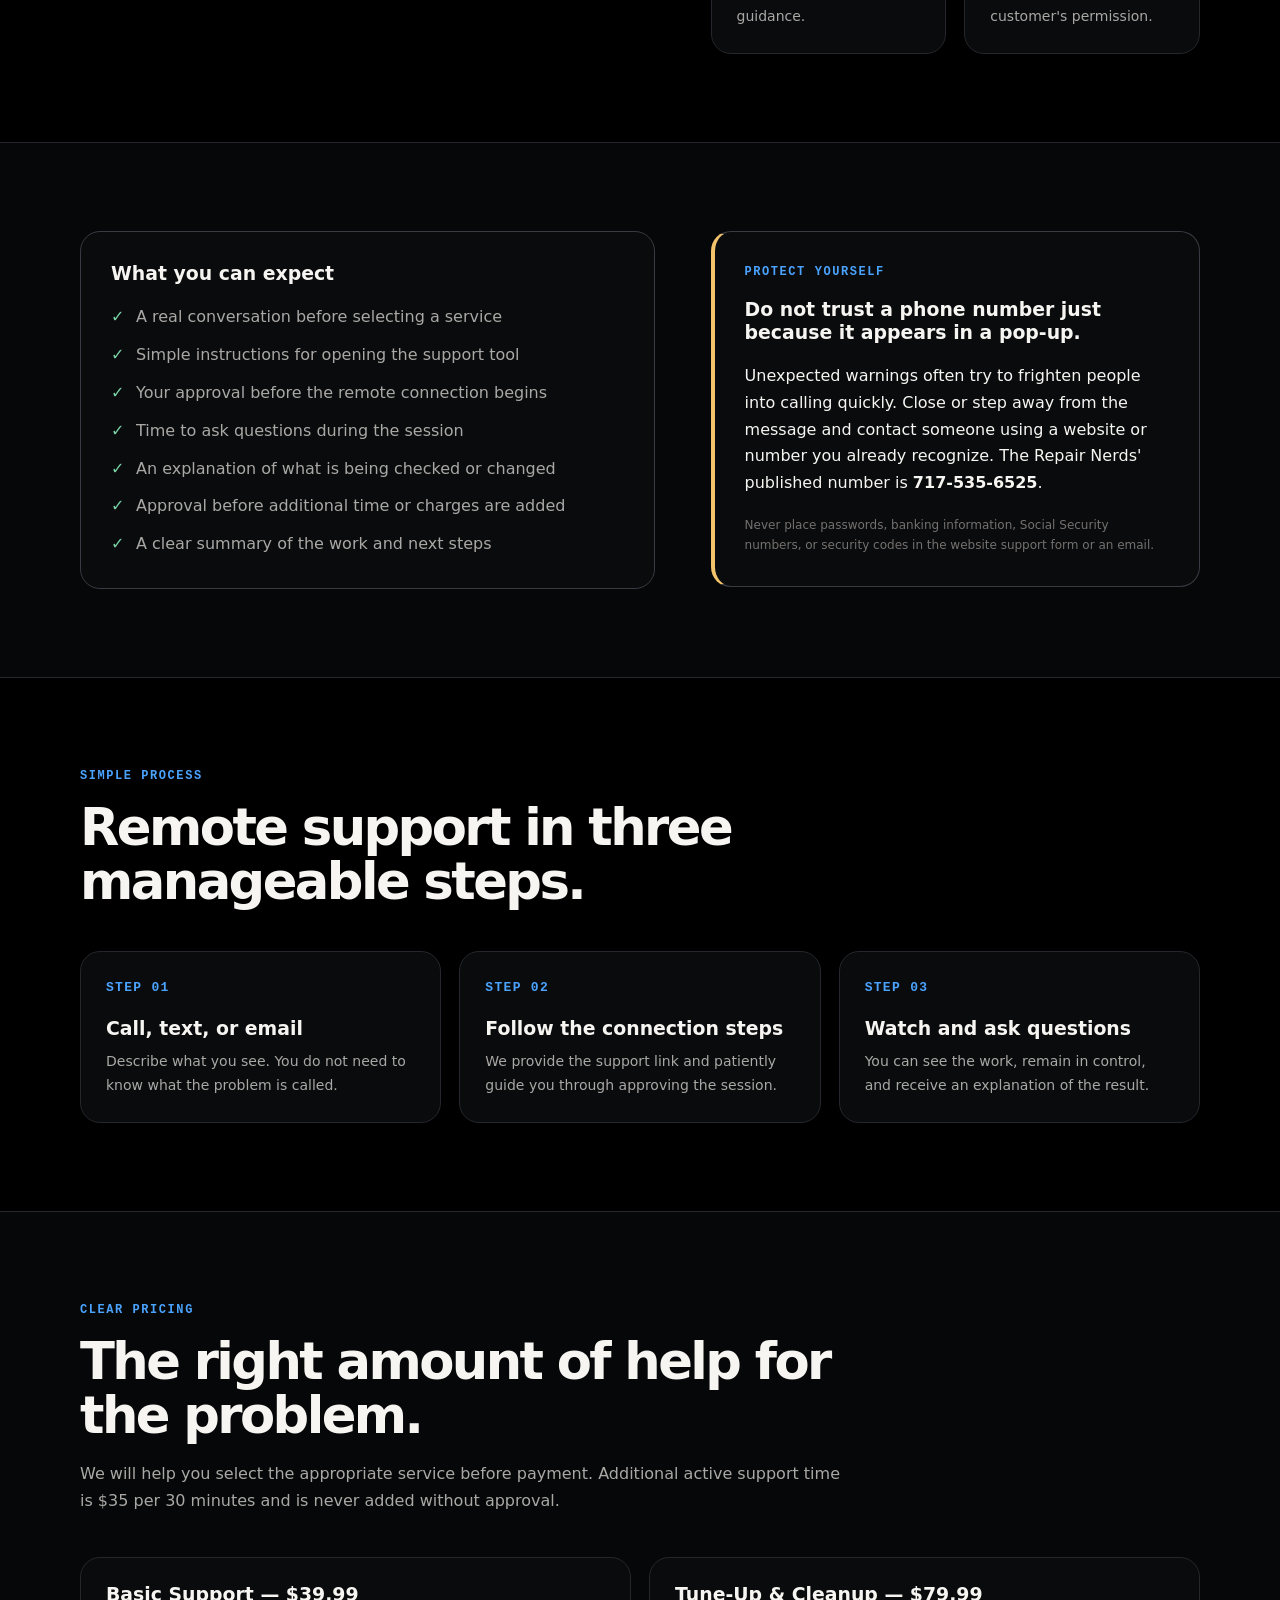
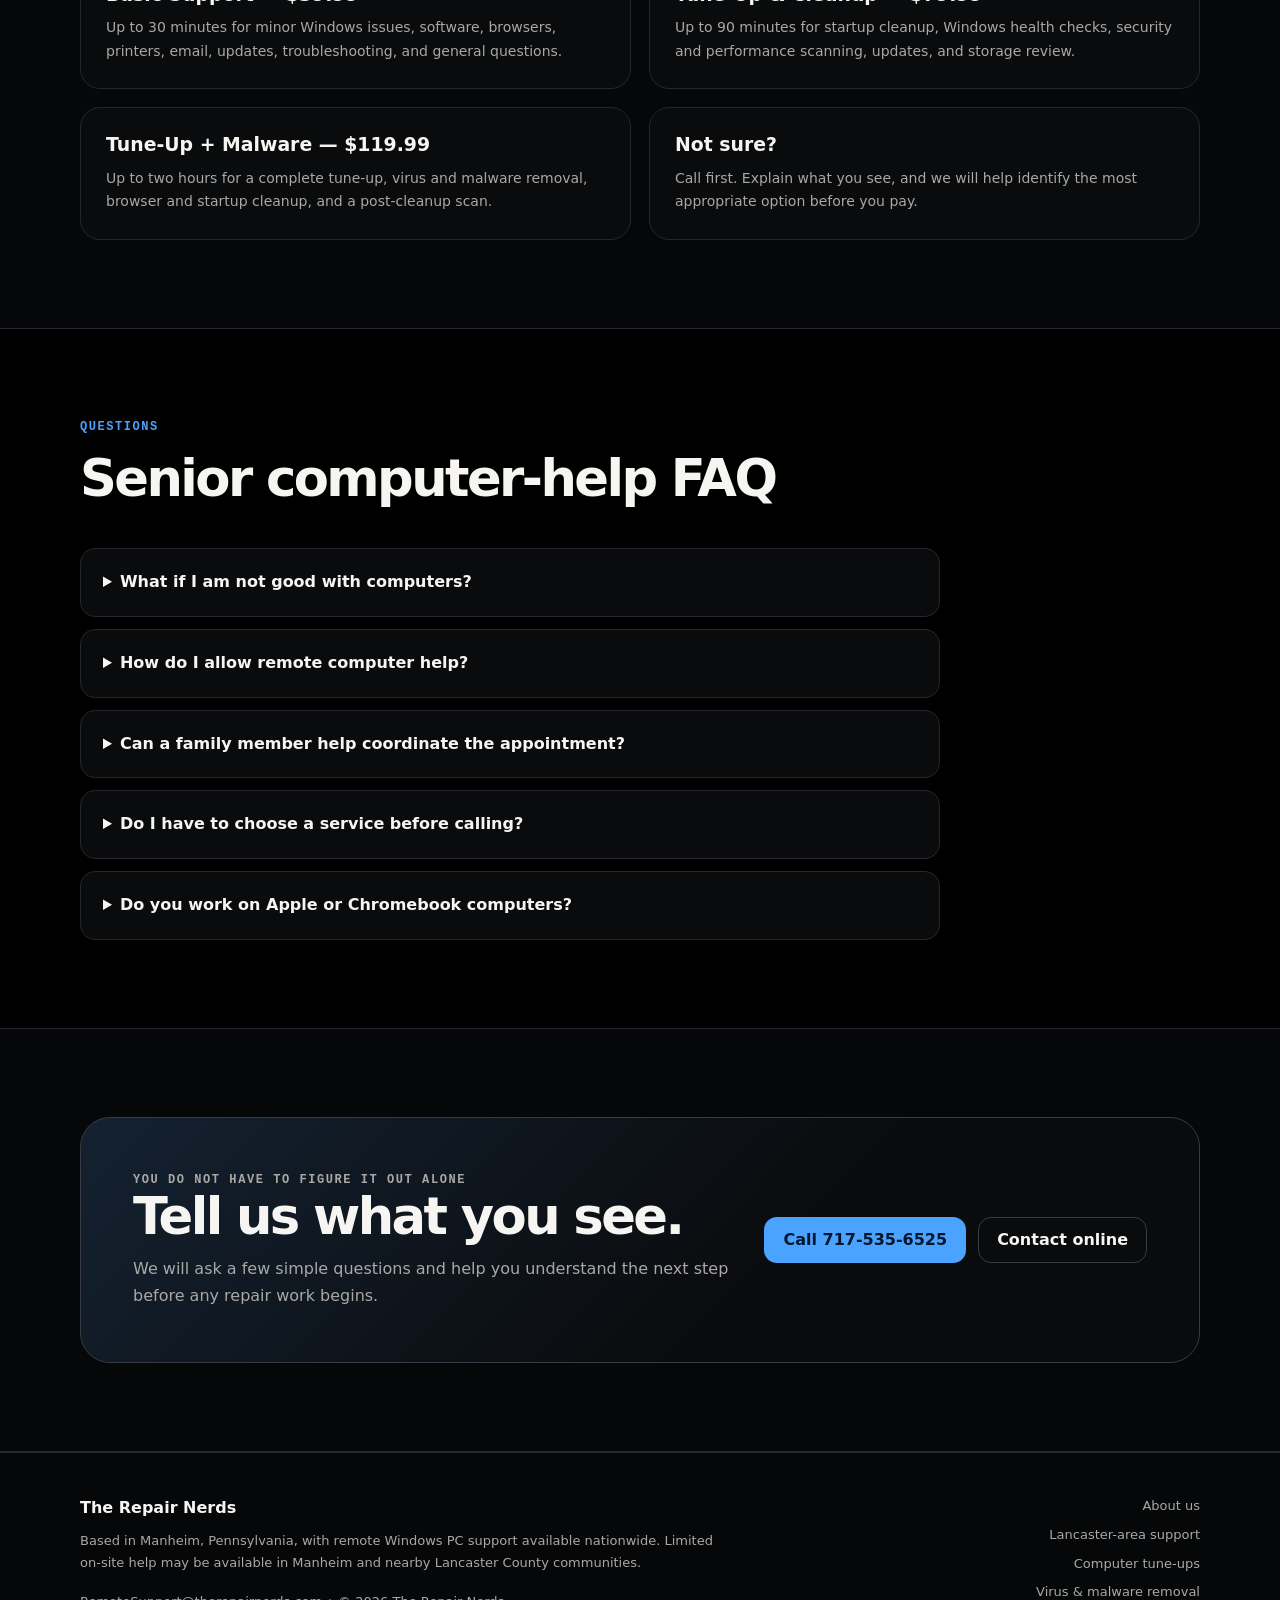
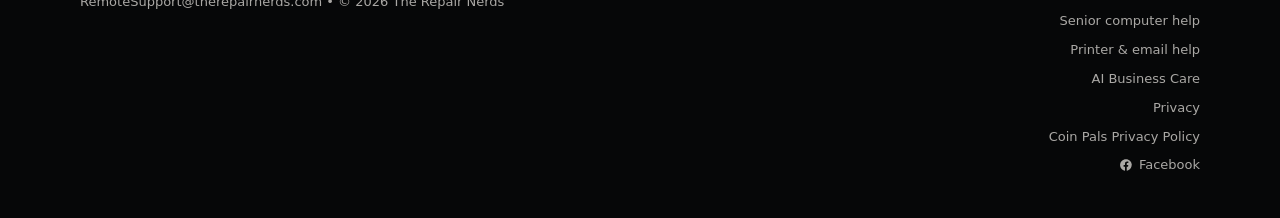
<file: senior-computer-help.html>
<!DOCTYPE html>
<html lang="en" data-theme="dark">
<head>
  <!-- Google tag (gtag.js) -->
  <script async src="https://www.googletagmanager.com/gtag/js?id=G-0CF8TW6FX0"></script>
  <script>
    window.dataLayer = window.dataLayer || [];
    function gtag(){dataLayer.push(arguments);}
    gtag('js', new Date());
    gtag('config', 'G-0CF8TW6FX0');

    document.addEventListener('click', function (event) {
      var link = event.target.closest('a[href]');
      if (!link) return;

      var href = link.getAttribute('href') || '';
      var contactMethod = href.indexOf('tel:') === 0 ? 'phone' :
        href.indexOf('sms:') === 0 ? 'text' :
        href.indexOf('mailto:') === 0 ? 'email' : '';

      if (contactMethod) {
        gtag('event', 'contact_click', {
          contact_method: contactMethod,
          link_text: (link.textContent || '').trim()
        });
      }
    });
  </script>
  <meta charset="utf-8">
  <meta name="viewport" content="width=device-width, initial-scale=1">
  <meta name="description" content="Patient, senior-friendly remote Windows computer help in plain English. Nationwide support from The Repair Nerds in Manheim, PA, beginning at $39.99.">
  <meta name="robots" content="index, follow, max-image-preview:large">
  <meta name="author" content="The Repair Nerds">
  <meta name="theme-color" content="#000000">
  <link rel="canonical" href="https://therepairnerds.com/senior-computer-help.html">
  <link rel="icon" href="/favicon.svg" type="image/svg+xml">
  <link rel="icon" href="/favicon.png" type="image/png" sizes="32x32">
  <link rel="apple-touch-icon" href="/apple-touch-icon.png">
  <link rel="stylesheet" href="/service-pages.css">

  <meta property="og:type" content="website">
  <meta property="og:site_name" content="The Repair Nerds">
  <meta property="og:title" content="Senior-Friendly Computer Help | The Repair Nerds">
  <meta property="og:description" content="Patient, plain-English help for Windows computers. No rushing, no confusing jargon, and you stay in control.">
  <meta property="og:url" content="https://therepairnerds.com/senior-computer-help.html">
  <meta property="og:image" content="https://therepairnerds.com/social-preview.png">
  <meta property="og:image:width" content="1200">
  <meta property="og:image:height" content="630">
  <meta property="og:image:alt" content="The Repair Nerds — You Break it. We Fix it.">

  <meta name="twitter:card" content="summary_large_image">
  <meta name="twitter:title" content="Senior-Friendly Computer Help | The Repair Nerds">
  <meta name="twitter:description" content="Patient, plain-English remote Windows computer help available nationwide.">
  <meta name="twitter:image" content="https://therepairnerds.com/social-preview.png">

  <title>Senior-Friendly Computer Help | The Repair Nerds</title>
  <script>
    try {
      document.documentElement.setAttribute("data-theme", localStorage.getItem("repair-nerds-theme") === "light" ? "light" : "dark");
    } catch (error) {}
  </script>
  <script src="/service-pages.js" defer></script>
  <script type="application/ld+json">
  {
    "@context": "https://schema.org",
    "@graph": [
      {
        "@type": ["LocalBusiness", "Organization"],
        "@id": "https://therepairnerds.com/#business",
        "name": "The Repair Nerds",
        "url": "https://therepairnerds.com/",
        "logo": "https://therepairnerds.com/logo.png",
        "telephone": "+1-717-535-6525",
        "email": "RemoteSupport@therepairnerds.com",
        "address": {"@type": "PostalAddress", "addressLocality": "Manheim", "addressRegion": "PA", "addressCountry": "US"},
        "areaServed": ["United States", "Lancaster County, Pennsylvania"]
      },
      {
        "@type": "Service",
        "@id": "https://therepairnerds.com/senior-computer-help.html#service",
        "name": "Senior-Friendly Remote Windows Computer Help",
        "serviceType": "Patient remote Windows PC support for seniors",
        "description": "Patient, plain-English assistance with Windows computers, pop-ups, email, printers, software, browsers, updates, and general computer questions.",
        "url": "https://therepairnerds.com/senior-computer-help.html",
        "provider": {"@id": "https://therepairnerds.com/#business"},
        "areaServed": {"@type": "Country", "name": "United States"},
        "offers": [
          {"@type": "Offer", "name": "Basic Support", "price": "39.99", "priceCurrency": "USD", "description": "Up to 30 minutes"},
          {"@type": "Offer", "name": "Tune-Up and Cleanup", "price": "79.99", "priceCurrency": "USD", "description": "Up to 90 minutes"},
          {"@type": "Offer", "name": "Tune-Up with Malware Removal", "price": "119.99", "priceCurrency": "USD", "description": "Up to two hours"}
        ]
      },
      {
        "@type": "BreadcrumbList",
        "itemListElement": [
          {"@type": "ListItem", "position": 1, "name": "Home", "item": "https://therepairnerds.com/"},
          {"@type": "ListItem", "position": 2, "name": "Senior-Friendly Computer Help", "item": "https://therepairnerds.com/senior-computer-help.html"}
        ]
      },
      {
        "@type": "FAQPage",
        "mainEntity": [
          {
            "@type": "Question",
            "name": "What if I am not good with computers?",
            "acceptedAnswer": {"@type": "Answer", "text": "That is completely fine. Describe what you see on the screen, and The Repair Nerds will guide you one step at a time using plain language without rushing."}
          },
          {
            "@type": "Question",
            "name": "How do I allow remote computer help?",
            "acceptedAnswer": {"@type": "Answer", "text": "After you contact The Repair Nerds, you receive a support link and instructions. You approve the connection before the technician can see or control the computer, and you can watch the session."}
          },
          {
            "@type": "Question",
            "name": "Can a family member help coordinate the appointment?",
            "acceptedAnswer": {"@type": "Answer", "text": "A trusted family member or caregiver can help communicate and coordinate with the computer owner's knowledge and permission. The person using the computer must still approve the remote connection."}
          }
        ]
      }
    ]
  }
  </script>
</head>
<body>
  <a class="skip-link" href="#main">Skip to main content</a>

  <header class="site-header">
    <div class="container nav-wrap">
      <a class="brand" href="/" aria-label="The Repair Nerds home">
        <span class="brand-mark"><img src="/logo.svg" alt="" width="256" height="256"></span>
        <span class="brand-copy"><span class="brand-name">The Repair Nerds</span><span class="brand-tag">You break it. We fix it.</span></span>
      </a>
      <nav class="main-nav" aria-label="Main navigation">
        <a href="/">Home</a>
        <details class="nav-dropdown">
          <summary>Services <svg class="menu-chevron" viewBox="0 0 24 24" fill="none" stroke="currentColor" stroke-width="2" stroke-linecap="round" stroke-linejoin="round" aria-hidden="true"><path d="m6 9 6 6 6-6"></path></svg></summary>
          <div class="nav-dropdown-panel">
            <a href="/computer-tune-up.html"><span>Computer Tune-Up</span><small>Speed, cleanup, updates, and performance</small></a><a href="/virus-malware-removal.html"><span>Virus &amp; Malware Removal</span><small>Threat cleanup and security guidance</small></a><a href="/senior-computer-help.html" aria-current="page"><span>Senior Computer Help</span><small>Patient, plain-English assistance</small></a><a href="/printer-email-help.html"><span>Printer &amp; Email Help</span><small>Everyday device and account support</small></a>
            <a href="/business-care.html"><span>AI Business Care</span><small>One monthly price. You approve it.</small></a>
          </div>
        </details>
        <a href="/#plans">Care plans</a><a href="/#how-it-works">How it works</a><a href="/about/">About us</a><a href="/#contact">Contact</a>
      </nav>
      <div class="nav-actions">
        <button class="theme-toggle" id="theme-toggle" type="button" aria-label="Switch to light theme" aria-pressed="false">☀</button>
        <details class="mobile-menu">
          <summary aria-label="Open navigation menu"><svg viewBox="0 0 24 24" fill="none" stroke="currentColor" stroke-width="2" stroke-linecap="round" aria-hidden="true"><path d="M4 7h16M4 12h16M4 17h16"></path></svg><span class="mobile-menu-label">Menu</span></summary>
          <nav class="mobile-menu-panel" aria-label="Mobile navigation">
            <a href="/">Home</a><span class="menu-section-label">Services</span><a class="menu-service-link" href="/computer-tune-up.html">Computer Tune-Up</a><a class="menu-service-link" href="/virus-malware-removal.html">Virus &amp; Malware Removal</a><a class="menu-service-link" href="/senior-computer-help.html" aria-current="page">Senior Computer Help</a><a class="menu-service-link" href="/printer-email-help.html">Printer &amp; Email Help</a><a class="menu-service-link" href="/business-care.html">AI Business Care</a><span class="menu-section-label">More</span><a href="/#plans">Care Plans</a><a href="/#how-it-works">How It Works</a><a href="/about/">About us</a><a href="/lancaster/">Lancaster, PA</a><a href="/#contact">Contact</a><a class="menu-call-link" href="tel:+17175356525">Call&nbsp;717&#8209;535&#8209;6525</a>
          </nav>
        </details>
        <a class="button button-primary" href="tel:+17175356525"><span class="nav-phone-label">Call&nbsp;</span>717&#8209;535&#8209;6525</a>
      </div>
    </div>
  </header>

  <main id="main">
    <section class="service-hero">
      <div class="container">
        <nav aria-label="Breadcrumb"><ol class="breadcrumb"><li><a href="/">Home</a></li><li aria-current="page">Senior computer help</li></ol></nav>
        <div class="hero-grid">
          <div>
            <p class="eyebrow">Senior-friendly Windows support</p>
            <h1>Not good with computers? No problem.</h1>
            <p class="lead">Tell us what you see on the screen. We will explain what is happening in plain English and guide you through the process one step at a time—patiently and without rushing.</p>
            <p class="service-area"><strong>Based in Manheim, Pennsylvania.</strong> Senior-friendly remote computer help is available throughout the United States. Limited on-site support may be available in Manheim and nearby Lancaster County communities.</p>
            <div class="hero-actions"><a class="button button-primary" href="tel:+17175356525">Call&nbsp;717&#8209;535&#8209;6525</a><a class="button button-secondary" href="mailto:RemoteSupport@therepairnerds.com?subject=Remote%20PC%20Support%20Request%20-%20Senior-Friendly%20Computer%20Help">Email for help</a></div>
          </div>
          <aside class="summary-card" aria-label="Senior computer-help pricing">
            <p class="summary-label">Patient, plain-English help</p>
            <p class="summary-price">$39.99</p>
            <p class="summary-duration">Basic support • Up to 30 minutes</p>
            <ul class="plain-list"><li>No rushing or confusing jargon</li><li>You approve the remote connection</li><li>Clear prices before work begins</li><li>Help choosing the right service tier</li></ul>
          </aside>
        </div>
      </div>
    </section>

    <aside class="trust-strip" aria-label="Support promises">
      <div class="container trust-grid">
        <div class="trust-item"><strong>Patient guidance</strong><span>We slow down and explain each step clearly.</span></div>
        <div class="trust-item"><strong>No computer jargon</strong><span>Use ordinary words to tell us what you see.</span></div>
        <div class="trust-item"><strong>You stay in control</strong><span>You approve and can see the remote session.</span></div>
        <div class="trust-item"><strong>Prices explained first</strong><span>We help choose the service before payment.</span></div>
      </div>
    </aside>

    <section class="section">
      <div class="container content-grid">
        <div class="copy">
          <p class="section-kicker">Everyday computer help</p>
          <h2>Ask the question—even if you do not know the computer term.</h2>
          <p>You do not need to diagnose the problem before calling. You can say, “A box keeps appearing,” “My email stopped working,” or “The printer says offline.” We will ask simple questions and help determine what kind of support is appropriate.</p>
          <p>The goal is not only to address the immediate problem, but also to help you understand what happened. You can watch the remote work and ask questions throughout the session.</p>
        </div>
        <div class="card-grid">
          <article class="info-card"><h3>Scary pop-ups</h3><p>Help understanding whether a warning is legitimate and what to do next.</p></article>
          <article class="info-card"><h3>Email trouble</h3><p>Assistance with sending, receiving, browser access, and common mail-app issues.</p></article>
          <article class="info-card"><h3>Printer problems</h3><p>Help with offline messages, queues, common settings, and Windows printer connections.</p></article>
          <article class="info-card"><h3>Slow computers</h3><p>Diagnosis and the appropriate service recommendation for delays, freezing, or clutter.</p></article>
          <article class="info-card"><h3>Windows questions</h3><p>Updates, settings, software, browsers, files, and general Windows PC guidance.</p></article>
          <article class="info-card"><h3>Family coordination</h3><p>A trusted relative or caregiver can help coordinate with the customer's permission.</p></article>
        </div>
      </div>
    </section>

    <section class="section section-alt">
      <div class="container content-grid">
        <div class="check-panel">
          <h3>What you can expect</h3>
          <ul class="check-list">
            <li>A real conversation before selecting a service</li>
            <li>Simple instructions for opening the support tool</li>
            <li>Your approval before the remote connection begins</li>
            <li>Time to ask questions during the session</li>
            <li>An explanation of what is being checked or changed</li>
            <li>Approval before additional time or charges are added</li>
            <li>A clear summary of the work and next steps</li>
          </ul>
        </div>
        <div class="notice-panel">
          <p class="section-kicker">Protect yourself</p>
          <h3>Do not trust a phone number just because it appears in a pop-up.</h3>
          <p>Unexpected warnings often try to frighten people into calling quickly. Close or step away from the message and contact someone using a website or number you already recognize. The Repair Nerds' published number is <strong>717-535-6525</strong>.</p>
          <p class="legal-note">Never place passwords, banking information, Social Security numbers, or security codes in the website support form or an email.</p>
        </div>
      </div>
    </section>

    <section class="section">
      <div class="container">
        <header class="section-header"><p class="section-kicker">Simple process</p><h2>Remote support in three manageable steps.</h2></header>
        <div class="steps-grid">
          <article class="step-card"><div class="step-number">STEP 01</div><h3>Call, text, or email</h3><p>Describe what you see. You do not need to know what the problem is called.</p></article>
          <article class="step-card"><div class="step-number">STEP 02</div><h3>Follow the connection steps</h3><p>We provide the support link and patiently guide you through approving the session.</p></article>
          <article class="step-card"><div class="step-number">STEP 03</div><h3>Watch and ask questions</h3><p>You can see the work, remain in control, and receive an explanation of the result.</p></article>
        </div>
      </div>
    </section>

    <section class="section section-alt">
      <div class="container">
        <header class="section-header"><p class="section-kicker">Clear pricing</p><h2>The right amount of help for the problem.</h2><p>We will help you select the appropriate service before payment. Additional active support time is $35 per 30 minutes and is never added without approval.</p></header>
        <div class="card-grid">
          <article class="info-card"><h3>Basic Support — $39.99</h3><p>Up to 30 minutes for minor Windows issues, software, browsers, printers, email, updates, troubleshooting, and general questions.</p></article>
          <article class="info-card"><h3>Tune-Up &amp; Cleanup — $79.99</h3><p>Up to 90 minutes for startup cleanup, Windows health checks, security and performance scanning, updates, and storage review.</p></article>
          <article class="info-card"><h3>Tune-Up + Malware — $119.99</h3><p>Up to two hours for a complete tune-up, virus and malware removal, browser and startup cleanup, and a post-cleanup scan.</p></article>
          <article class="info-card"><h3>Not sure?</h3><p>Call first. Explain what you see, and we will help identify the most appropriate option before you pay.</p></article>
        </div>
      </div>
    </section>

    <section class="section">
      <div class="container">
        <header class="section-header"><p class="section-kicker">Questions</p><h2>Senior computer-help FAQ</h2></header>
        <div class="faq-list">
          <details><summary>What if I am not good with computers?</summary><p>That is completely fine. Describe what you see on the screen, and we will guide you one step at a time using plain language without rushing.</p></details>
          <details><summary>How do I allow remote computer help?</summary><p>After you contact us, you receive a support link and instructions. You approve the connection before the technician can see or control the computer, and you can watch the session.</p></details>
          <details><summary>Can a family member help coordinate the appointment?</summary><p>A trusted family member or caregiver can help communicate and coordinate with the computer owner's knowledge and permission. The person using the computer must still approve the remote connection.</p></details>
          <details><summary>Do I have to choose a service before calling?</summary><p>No. Tell us what is happening, and we will help identify the appropriate service and price before payment and repair work.</p></details>
          <details><summary>Do you work on Apple or Chromebook computers?</summary><p>The Repair Nerds currently provides remote support for Windows PCs only.</p></details>
        </div>
      </div>
    </section>

    <section class="section section-alt">
      <div class="container cta-shell">
        <div><p class="section-kicker">You do not have to figure it out alone</p><h2>Tell us what you see.</h2><p>We will ask a few simple questions and help you understand the next step before any repair work begins.</p></div>
        <div class="hero-actions"><a class="button button-primary" href="tel:+17175356525">Call&nbsp;717&#8209;535&#8209;6525</a><a class="button button-secondary" href="/#contact">Contact online</a></div>
      </div>
    </section>
  </main>

  <footer class="site-footer">
    <div class="container footer-grid">
      <div class="footer-copy"><strong>The Repair Nerds</strong><p>Based in Manheim, Pennsylvania, with remote Windows PC support available nationwide. Limited on-site help may be available in Manheim and nearby Lancaster County communities.</p><p class="legal-note">RemoteSupport@therepairnerds.com • © <span data-current-year>2026</span> The Repair Nerds</p></div>
      <nav class="footer-links" aria-label="Footer links"><a href="/about/">About us</a><a href="/lancaster/">Lancaster-area support</a><a href="/computer-tune-up.html">Computer tune-ups</a><a href="/virus-malware-removal.html">Virus &amp; malware removal</a><a href="/senior-computer-help.html">Senior computer help</a><a href="/printer-email-help.html">Printer &amp; email help</a><a href="/business-care.html">AI Business Care</a><a href="/privacy.html">Privacy</a><a href="/coin-pals-privacy.html">Coin Pals Privacy Policy</a><a class="footer-facebook" href="https://www.facebook.com/TheRepairNerds/" target="_blank" rel="noopener noreferrer" aria-label="Follow The Repair Nerds on Facebook"><svg viewBox="0 0 24 24" width="14" height="14" fill="currentColor" aria-hidden="true"><path d="M22 12.07C22 6.48 17.52 2 11.93 2S1.86 6.48 1.86 12.07c0 5.02 3.66 9.18 8.44 9.93v-7.02H7.9v-2.91h2.4V9.84c0-2.38 1.42-3.69 3.6-3.69 1.04 0 2.13.19 2.13.19v2.34h-1.2c-1.18 0-1.55.74-1.55 1.49v1.79h2.64l-.42 2.91h-2.22V22c4.78-.75 8.44-4.91 8.44-9.93z"></path></svg> Facebook</a></nav>
    </div>
  </footer>
</body>
</html>
</file>
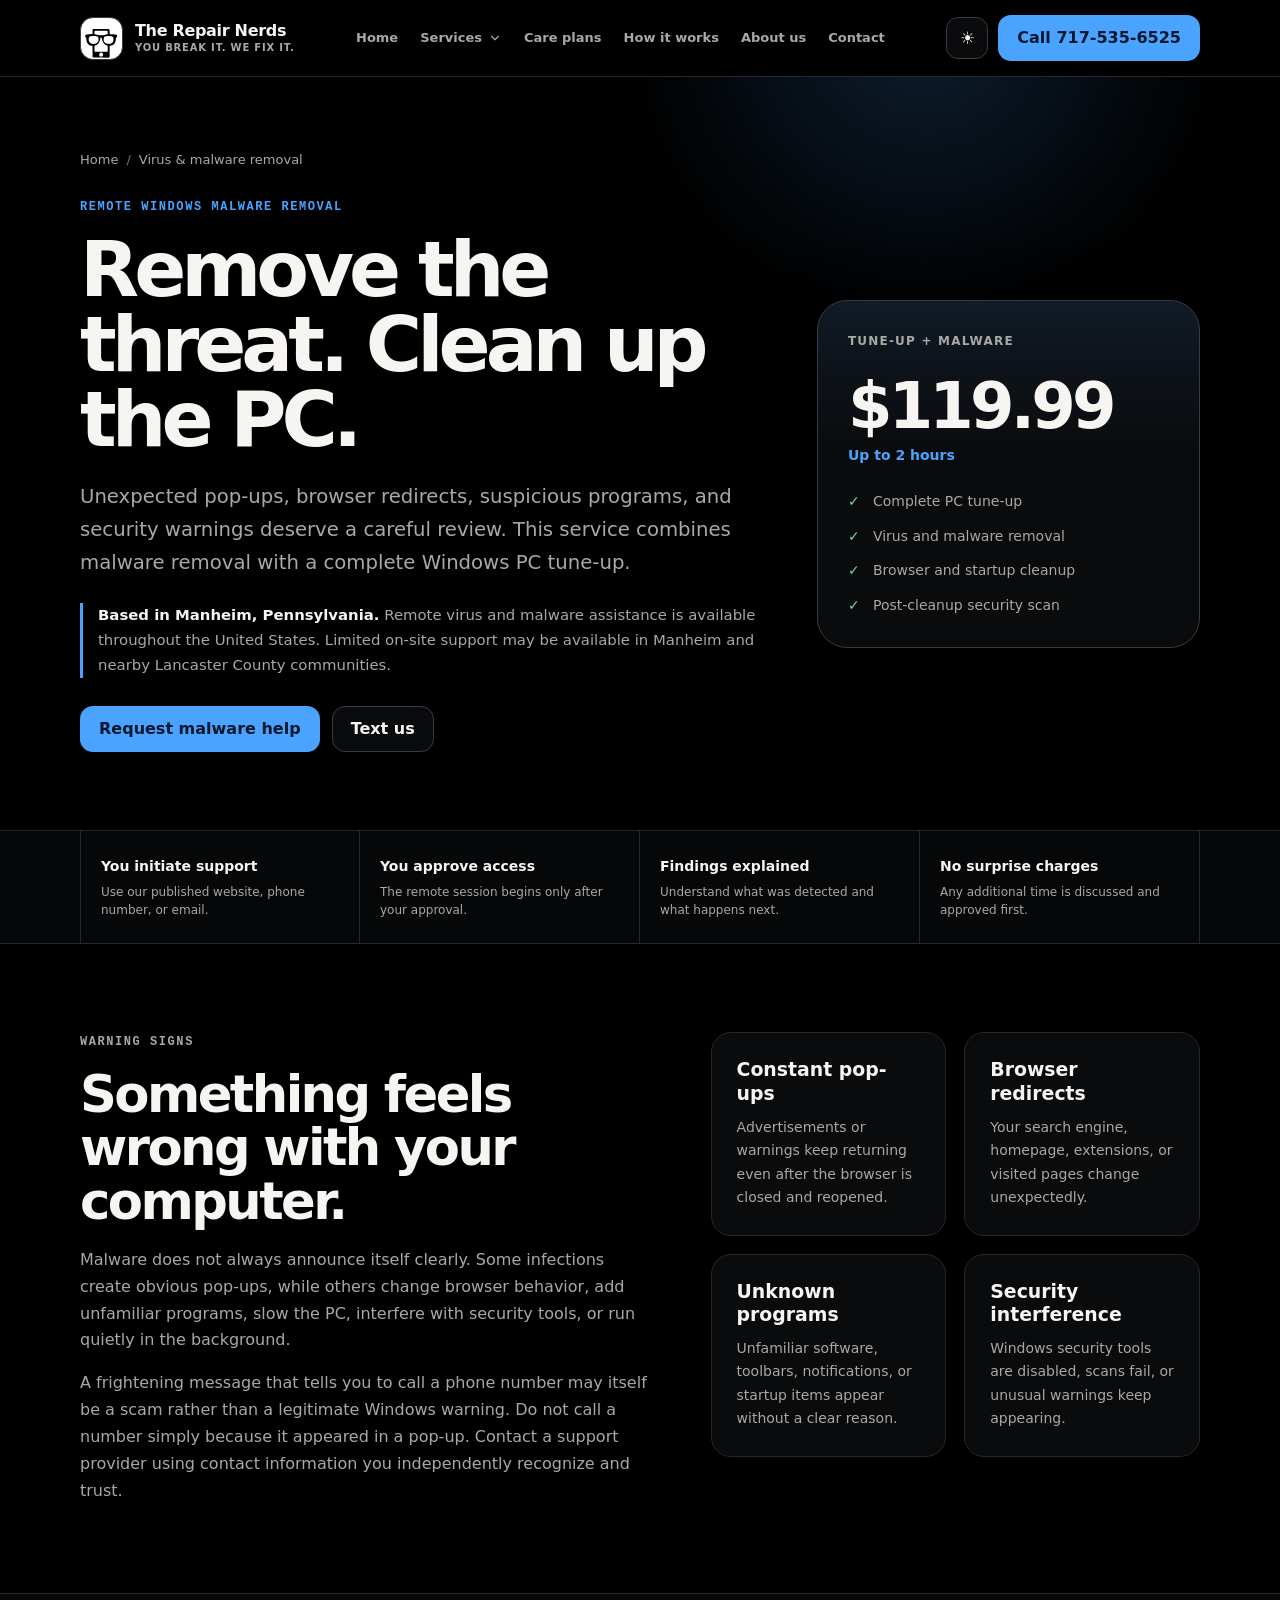
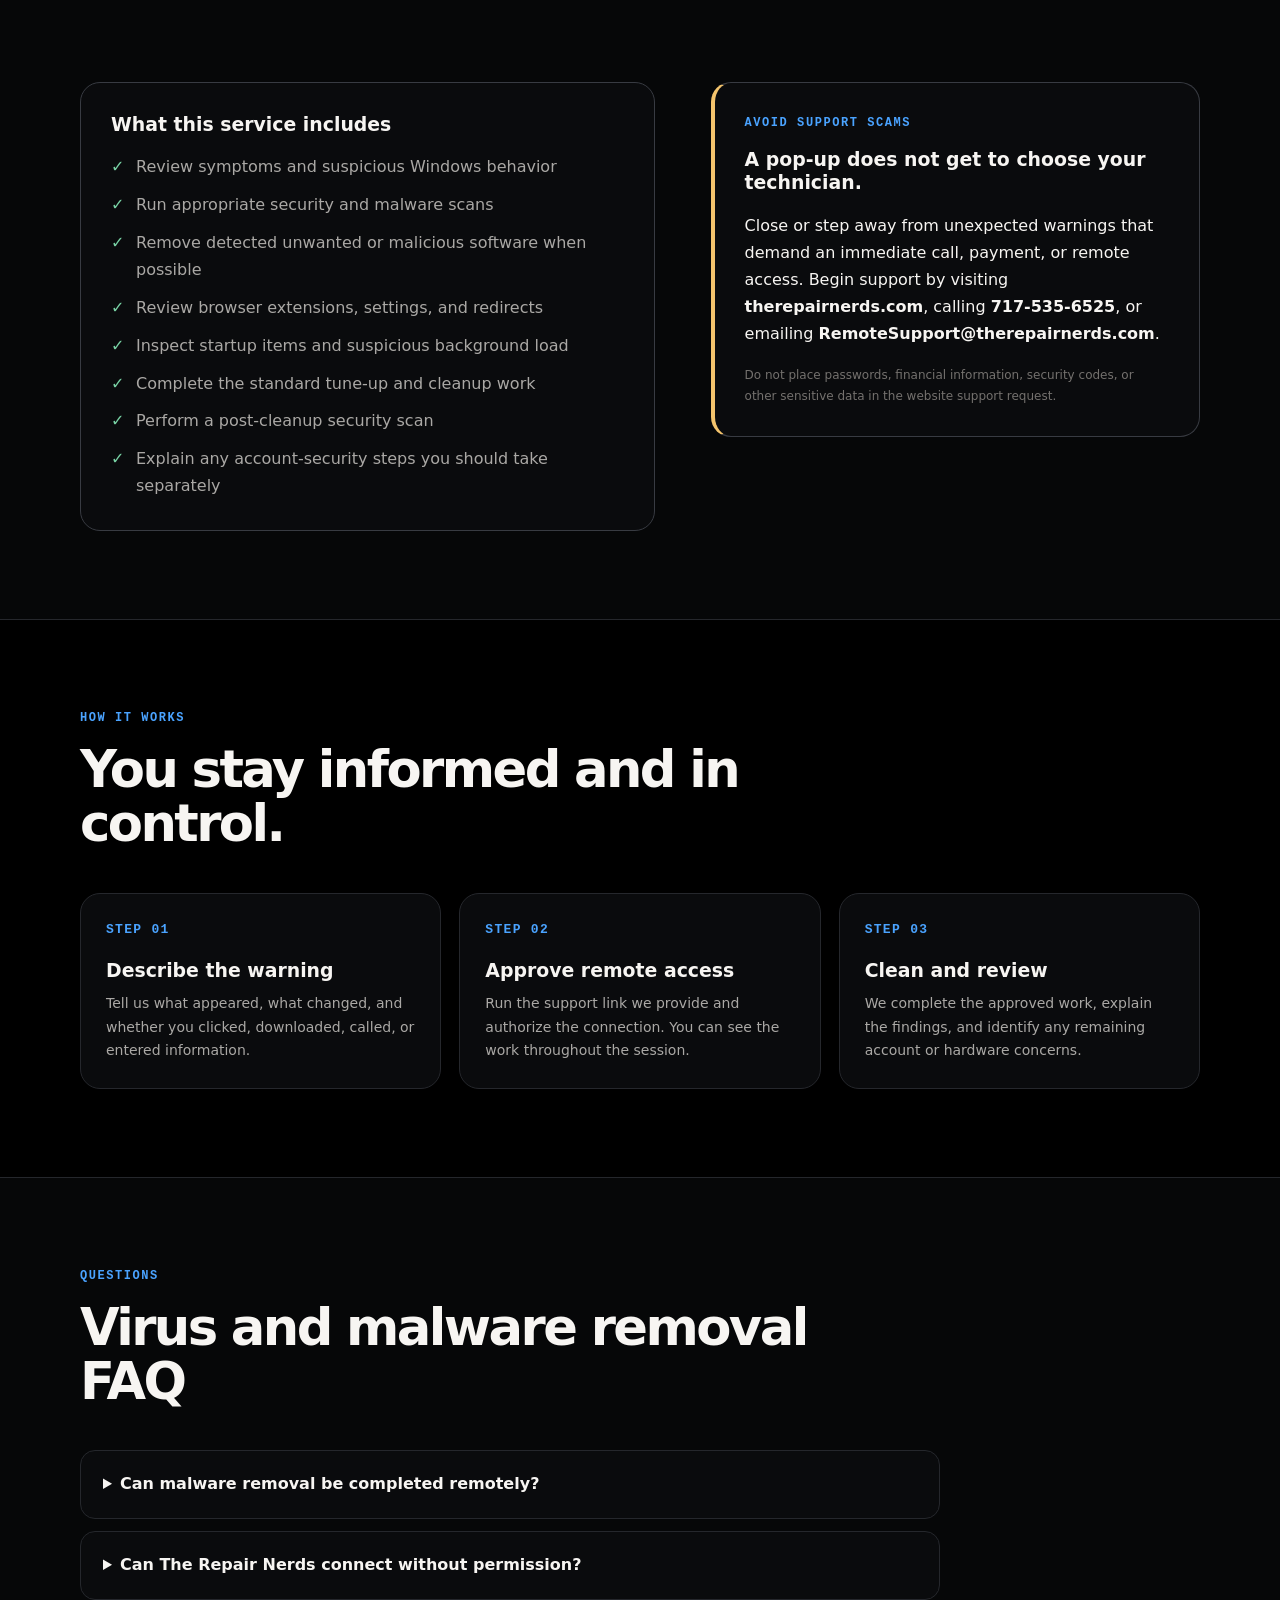
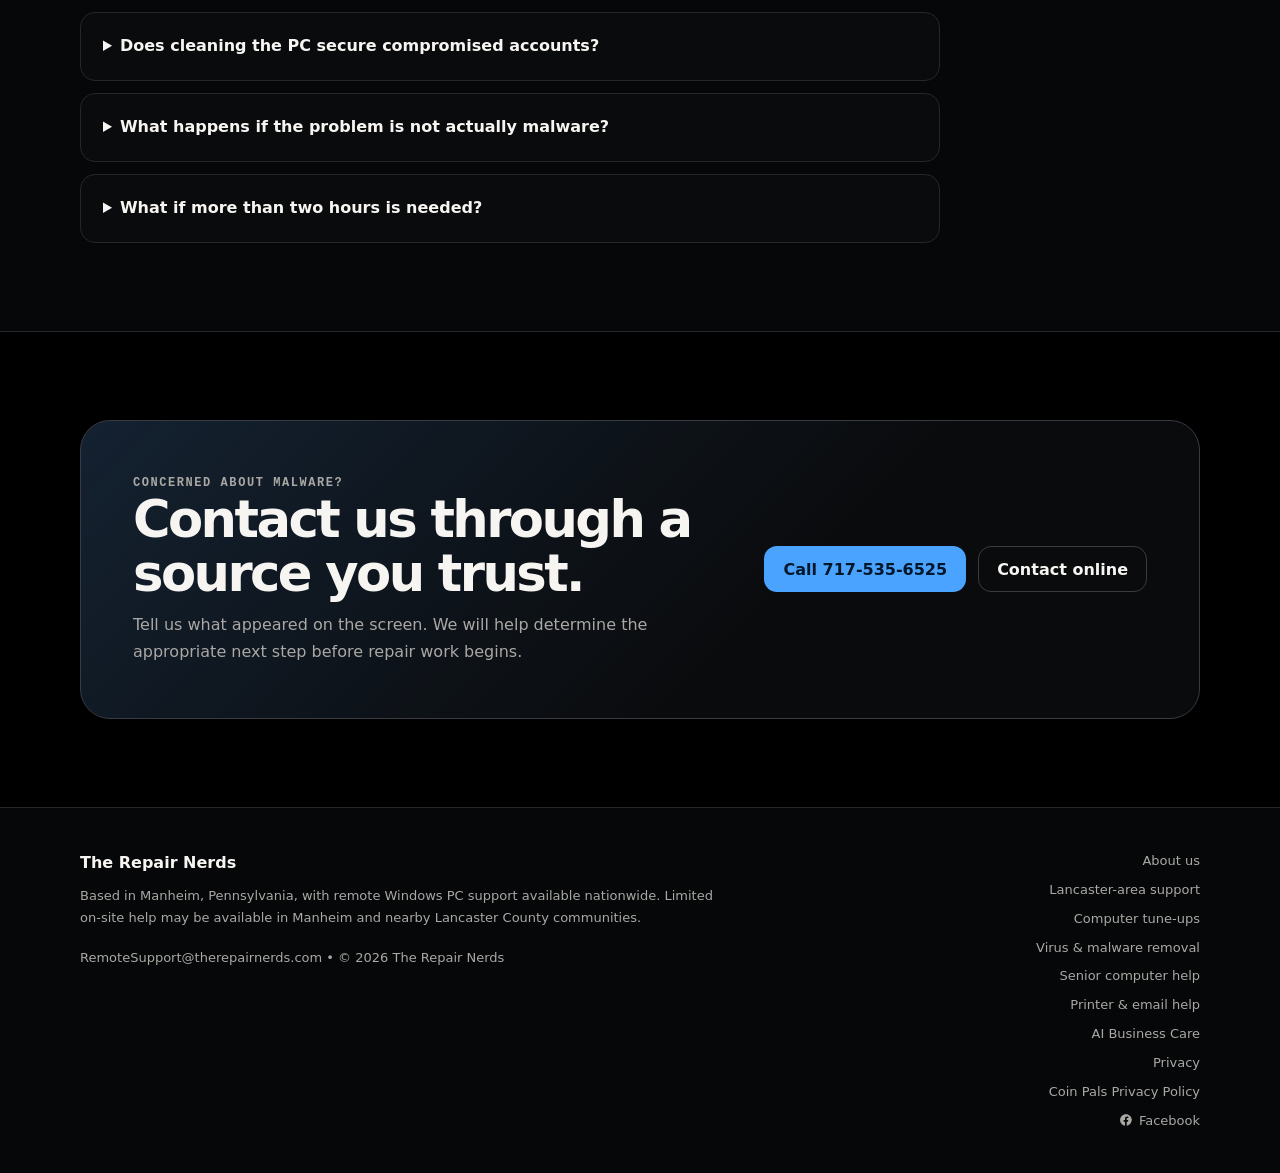
<file: virus-malware-removal.html>
<!DOCTYPE html>
<html lang="en" data-theme="dark">
<head>
  <!-- Google tag (gtag.js) -->
  <script async src="https://www.googletagmanager.com/gtag/js?id=G-0CF8TW6FX0"></script>
  <script>
    window.dataLayer = window.dataLayer || [];
    function gtag(){dataLayer.push(arguments);}
    gtag('js', new Date());
    gtag('config', 'G-0CF8TW6FX0');

    document.addEventListener('click', function (event) {
      var link = event.target.closest('a[href]');
      if (!link) return;

      var href = link.getAttribute('href') || '';
      var contactMethod = href.indexOf('tel:') === 0 ? 'phone' :
        href.indexOf('sms:') === 0 ? 'text' :
        href.indexOf('mailto:') === 0 ? 'email' : '';

      if (contactMethod) {
        gtag('event', 'contact_click', {
          contact_method: contactMethod,
          link_text: (link.textContent || '').trim()
        });
      }
    });
  </script>
  <meta charset="utf-8">
  <meta name="viewport" content="width=device-width, initial-scale=1">
  <meta name="description" content="Remote Windows virus and malware removal with a complete tune-up for $119.99. Nationwide help from The Repair Nerds in Manheim, PA.">
  <meta name="robots" content="index, follow, max-image-preview:large">
  <meta name="author" content="The Repair Nerds">
  <meta name="theme-color" content="#000000">
  <link rel="canonical" href="https://therepairnerds.com/virus-malware-removal.html">
  <link rel="icon" href="/favicon.svg" type="image/svg+xml">
  <link rel="icon" href="/favicon.png" type="image/png" sizes="32x32">
  <link rel="apple-touch-icon" href="/apple-touch-icon.png">
  <link rel="stylesheet" href="/service-pages.css">

  <meta property="og:type" content="website">
  <meta property="og:site_name" content="The Repair Nerds">
  <meta property="og:title" content="Remote Virus &amp; Malware Removal | The Repair Nerds">
  <meta property="og:description" content="Remote Windows malware removal and a complete tune-up for $119.99, with clear explanations and customer-approved access.">
  <meta property="og:url" content="https://therepairnerds.com/virus-malware-removal.html">
  <meta property="og:image" content="https://therepairnerds.com/social-preview.png">
  <meta property="og:image:width" content="1200">
  <meta property="og:image:height" content="630">
  <meta property="og:image:alt" content="The Repair Nerds — You Break it. We Fix it.">

  <meta name="twitter:card" content="summary_large_image">
  <meta name="twitter:title" content="Remote Virus &amp; Malware Removal | The Repair Nerds">
  <meta name="twitter:description" content="Remote malware removal and a complete Windows PC tune-up for $119.99.">
  <meta name="twitter:image" content="https://therepairnerds.com/social-preview.png">

  <title>Remote Virus &amp; Malware Removal | The Repair Nerds</title>
  <script>
    try {
      document.documentElement.setAttribute("data-theme", localStorage.getItem("repair-nerds-theme") === "light" ? "light" : "dark");
    } catch (error) {}
  </script>
  <script src="/service-pages.js" defer></script>
  <script type="application/ld+json">
  {
    "@context": "https://schema.org",
    "@graph": [
      {
        "@type": ["LocalBusiness", "Organization"],
        "@id": "https://therepairnerds.com/#business",
        "name": "The Repair Nerds",
        "url": "https://therepairnerds.com/",
        "logo": "https://therepairnerds.com/logo.png",
        "telephone": "+1-717-535-6525",
        "email": "RemoteSupport@therepairnerds.com",
        "address": {"@type": "PostalAddress", "addressLocality": "Manheim", "addressRegion": "PA", "addressCountry": "US"},
        "areaServed": ["United States", "Lancaster County, Pennsylvania"]
      },
      {
        "@type": "Service",
        "@id": "https://therepairnerds.com/virus-malware-removal.html#service",
        "name": "Remote Windows Virus and Malware Removal",
        "serviceType": "Remote virus and malware removal for Windows PCs",
        "description": "Remote virus and malware removal, browser and startup cleanup, complete PC tune-up, and a post-cleanup security scan.",
        "url": "https://therepairnerds.com/virus-malware-removal.html",
        "provider": {"@id": "https://therepairnerds.com/#business"},
        "areaServed": {"@type": "Country", "name": "United States"},
        "offers": {
          "@type": "Offer",
          "price": "119.99",
          "priceCurrency": "USD",
          "description": "Up to two hours of active remote support. Additional time is $35 per 30 minutes and requires customer approval first.",
          "availability": "https://schema.org/InStock",
          "url": "https://therepairnerds.com/virus-malware-removal.html"
        }
      },
      {
        "@type": "BreadcrumbList",
        "itemListElement": [
          {"@type": "ListItem", "position": 1, "name": "Home", "item": "https://therepairnerds.com/"},
          {"@type": "ListItem", "position": 2, "name": "Virus and Malware Removal", "item": "https://therepairnerds.com/virus-malware-removal.html"}
        ]
      },
      {
        "@type": "FAQPage",
        "mainEntity": [
          {
            "@type": "Question",
            "name": "Can malware removal be completed remotely?",
            "acceptedAnswer": {"@type": "Answer", "text": "Many Windows malware infections can be investigated and cleaned remotely when the PC can start, connect to the internet, and run the support software. Severe damage, encryption, or failing hardware may require a different recovery path."}
          },
          {
            "@type": "Question",
            "name": "Can The Repair Nerds connect without permission?",
            "acceptedAnswer": {"@type": "Answer", "text": "No. The customer initiates the support request and approves the remote connection. The customer can see the session and remains in control."}
          },
          {
            "@type": "Question",
            "name": "Does malware removal protect compromised accounts?",
            "acceptedAnswer": {"@type": "Answer", "text": "Cleaning the computer removes detected threats from the PC, but compromised email, banking, shopping, or social accounts may also require password changes and direct contact with the account provider. The Repair Nerds explains appropriate next steps based on the findings."}
          }
        ]
      }
    ]
  }
  </script>
</head>
<body>
  <a class="skip-link" href="#main">Skip to main content</a>

  <header class="site-header">
    <div class="container nav-wrap">
      <a class="brand" href="/" aria-label="The Repair Nerds home">
        <span class="brand-mark"><img src="/logo.svg" alt="" width="256" height="256"></span>
        <span class="brand-copy"><span class="brand-name">The Repair Nerds</span><span class="brand-tag">You break it. We fix it.</span></span>
      </a>
      <nav class="main-nav" aria-label="Main navigation">
        <a href="/">Home</a>
        <details class="nav-dropdown">
          <summary>Services <svg class="menu-chevron" viewBox="0 0 24 24" fill="none" stroke="currentColor" stroke-width="2" stroke-linecap="round" stroke-linejoin="round" aria-hidden="true"><path d="m6 9 6 6 6-6"></path></svg></summary>
          <div class="nav-dropdown-panel">
            <a href="/computer-tune-up.html"><span>Computer Tune-Up</span><small>Speed, cleanup, updates, and performance</small></a>
            <a href="/virus-malware-removal.html" aria-current="page"><span>Virus &amp; Malware Removal</span><small>Threat cleanup and security guidance</small></a>
            <a href="/senior-computer-help.html"><span>Senior Computer Help</span><small>Patient, plain-English assistance</small></a>
            <a href="/printer-email-help.html"><span>Printer &amp; Email Help</span><small>Everyday device and account support</small></a>
            <a href="/business-care.html"><span>AI Business Care</span><small>One monthly price. You approve it.</small></a>
          </div>
        </details>
        <a href="/#plans">Care plans</a><a href="/#how-it-works">How it works</a><a href="/about/">About us</a><a href="/#contact">Contact</a>
      </nav>
      <div class="nav-actions">
        <button class="theme-toggle" id="theme-toggle" type="button" aria-label="Switch to light theme" aria-pressed="false">☀</button>
        <details class="mobile-menu">
          <summary aria-label="Open navigation menu"><svg viewBox="0 0 24 24" fill="none" stroke="currentColor" stroke-width="2" stroke-linecap="round" aria-hidden="true"><path d="M4 7h16M4 12h16M4 17h16"></path></svg><span class="mobile-menu-label">Menu</span></summary>
          <nav class="mobile-menu-panel" aria-label="Mobile navigation">
            <a href="/">Home</a><span class="menu-section-label">Services</span>
            <a class="menu-service-link" href="/computer-tune-up.html">Computer Tune-Up</a><a class="menu-service-link" href="/virus-malware-removal.html" aria-current="page">Virus &amp; Malware Removal</a><a class="menu-service-link" href="/senior-computer-help.html">Senior Computer Help</a><a class="menu-service-link" href="/printer-email-help.html">Printer &amp; Email Help</a>
            <a class="menu-service-link" href="/business-care.html">AI Business Care</a>
            <span class="menu-section-label">More</span><a href="/#plans">Care Plans</a><a href="/#how-it-works">How It Works</a><a href="/about/">About us</a><a href="/lancaster/">Lancaster, PA</a><a href="/#contact">Contact</a><a class="menu-call-link" href="tel:+17175356525">Call&nbsp;717&#8209;535&#8209;6525</a>
          </nav>
        </details>
        <a class="button button-primary" href="tel:+17175356525"><span class="nav-phone-label">Call&nbsp;</span>717&#8209;535&#8209;6525</a>
      </div>
    </div>
  </header>

  <main id="main">
    <section class="service-hero">
      <div class="container">
        <nav aria-label="Breadcrumb"><ol class="breadcrumb"><li><a href="/">Home</a></li><li aria-current="page">Virus &amp; malware removal</li></ol></nav>
        <div class="hero-grid">
          <div>
            <p class="eyebrow">Remote Windows malware removal</p>
            <h1>Remove the threat. Clean up the PC.</h1>
            <p class="lead">Unexpected pop-ups, browser redirects, suspicious programs, and security warnings deserve a careful review. This service combines malware removal with a complete Windows PC tune-up.</p>
            <p class="service-area"><strong>Based in Manheim, Pennsylvania.</strong> Remote virus and malware assistance is available throughout the United States. Limited on-site support may be available in Manheim and nearby Lancaster County communities.</p>
            <div class="hero-actions">
              <a class="button button-primary" href="mailto:RemoteSupport@therepairnerds.com?subject=Remote%20PC%20Support%20Request%20-%20Virus%20and%20Malware%20Removal">Request malware help</a>
              <a class="button button-secondary" href="sms:+17175356525">Text us</a>
            </div>
          </div>
          <aside class="summary-card" aria-label="Malware-removal price and inclusions">
            <p class="summary-label">Tune-up + malware</p>
            <p class="summary-price">$119.99</p>
            <p class="summary-duration">Up to 2 hours</p>
            <ul class="plain-list">
              <li>Complete PC tune-up</li>
              <li>Virus and malware removal</li>
              <li>Browser and startup cleanup</li>
              <li>Post-cleanup security scan</li>
            </ul>
          </aside>
        </div>
      </div>
    </section>

    <aside class="trust-strip" aria-label="Support promises">
      <div class="container trust-grid">
        <div class="trust-item"><strong>You initiate support</strong><span>Use our published website, phone number, or email.</span></div>
        <div class="trust-item"><strong>You approve access</strong><span>The remote session begins only after your approval.</span></div>
        <div class="trust-item"><strong>Findings explained</strong><span>Understand what was detected and what happens next.</span></div>
        <div class="trust-item"><strong>No surprise charges</strong><span>Any additional time is discussed and approved first.</span></div>
      </div>
    </aside>

    <section class="section">
      <div class="container content-grid">
        <div class="copy">
          <p class="section-kicker">Warning signs</p>
          <h2>Something feels wrong with your computer.</h2>
          <p>Malware does not always announce itself clearly. Some infections create obvious pop-ups, while others change browser behavior, add unfamiliar programs, slow the PC, interfere with security tools, or run quietly in the background.</p>
          <p>A frightening message that tells you to call a phone number may itself be a scam rather than a legitimate Windows warning. Do not call a number simply because it appeared in a pop-up. Contact a support provider using contact information you independently recognize and trust.</p>
        </div>
        <div class="card-grid">
          <article class="info-card"><h3>Constant pop-ups</h3><p>Advertisements or warnings keep returning even after the browser is closed and reopened.</p></article>
          <article class="info-card"><h3>Browser redirects</h3><p>Your search engine, homepage, extensions, or visited pages change unexpectedly.</p></article>
          <article class="info-card"><h3>Unknown programs</h3><p>Unfamiliar software, toolbars, notifications, or startup items appear without a clear reason.</p></article>
          <article class="info-card"><h3>Security interference</h3><p>Windows security tools are disabled, scans fail, or unusual warnings keep appearing.</p></article>
        </div>
      </div>
    </section>

    <section class="section section-alt">
      <div class="container content-grid">
        <div class="check-panel">
          <h3>What this service includes</h3>
          <ul class="check-list">
            <li>Review symptoms and suspicious Windows behavior</li>
            <li>Run appropriate security and malware scans</li>
            <li>Remove detected unwanted or malicious software when possible</li>
            <li>Review browser extensions, settings, and redirects</li>
            <li>Inspect startup items and suspicious background load</li>
            <li>Complete the standard tune-up and cleanup work</li>
            <li>Perform a post-cleanup security scan</li>
            <li>Explain any account-security steps you should take separately</li>
          </ul>
        </div>
        <div class="notice-panel">
          <p class="section-kicker">Avoid support scams</p>
          <h3>A pop-up does not get to choose your technician.</h3>
          <p>Close or step away from unexpected warnings that demand an immediate call, payment, or remote access. Begin support by visiting <strong>therepairnerds.com</strong>, calling <strong>717-535-6525</strong>, or emailing <strong>RemoteSupport@therepairnerds.com</strong>.</p>
          <p class="legal-note">Do not place passwords, financial information, security codes, or other sensitive data in the website support request.</p>
        </div>
      </div>
    </section>

    <section class="section">
      <div class="container">
        <header class="section-header"><p class="section-kicker">How it works</p><h2>You stay informed and in control.</h2></header>
        <div class="steps-grid">
          <article class="step-card"><div class="step-number">STEP 01</div><h3>Describe the warning</h3><p>Tell us what appeared, what changed, and whether you clicked, downloaded, called, or entered information.</p></article>
          <article class="step-card"><div class="step-number">STEP 02</div><h3>Approve remote access</h3><p>Run the support link we provide and authorize the connection. You can see the work throughout the session.</p></article>
          <article class="step-card"><div class="step-number">STEP 03</div><h3>Clean and review</h3><p>We complete the approved work, explain the findings, and identify any remaining account or hardware concerns.</p></article>
        </div>
      </div>
    </section>

    <section class="section section-alt">
      <div class="container">
        <header class="section-header"><p class="section-kicker">Questions</p><h2>Virus and malware removal FAQ</h2></header>
        <div class="faq-list">
          <details><summary>Can malware removal be completed remotely?</summary><p>Many Windows malware infections can be investigated and cleaned remotely when the PC can start, connect to the internet, and run the support software. Severe damage, encryption, or failing hardware may require a different recovery path.</p></details>
          <details><summary>Can The Repair Nerds connect without permission?</summary><p>No. You initiate the support request and approve the remote connection. You can see the session and remain in control.</p></details>
          <details><summary>Does cleaning the PC secure compromised accounts?</summary><p>Cleaning removes detected threats from the computer, but compromised email, banking, shopping, or social accounts may also require password changes and direct contact with the provider. We explain appropriate next steps based on the findings.</p></details>
          <details><summary>What happens if the problem is not actually malware?</summary><p>We diagnose before beginning repair work. If the symptoms fit a different service, we explain the finding and applicable price before proceeding.</p></details>
          <details><summary>What if more than two hours is needed?</summary><p>Additional active support time is $35 per 30 minutes. We discuss the situation and obtain your approval before adding time or charges.</p></details>
        </div>
      </div>
    </section>

    <section class="section">
      <div class="container cta-shell">
        <div><p class="section-kicker">Concerned about malware?</p><h2>Contact us through a source you trust.</h2><p>Tell us what appeared on the screen. We will help determine the appropriate next step before repair work begins.</p></div>
        <div class="hero-actions"><a class="button button-primary" href="tel:+17175356525">Call&nbsp;717&#8209;535&#8209;6525</a><a class="button button-secondary" href="/#contact">Contact online</a></div>
      </div>
    </section>
  </main>

  <footer class="site-footer">
    <div class="container footer-grid">
      <div class="footer-copy"><strong>The Repair Nerds</strong><p>Based in Manheim, Pennsylvania, with remote Windows PC support available nationwide. Limited on-site help may be available in Manheim and nearby Lancaster County communities.</p><p class="legal-note">RemoteSupport@therepairnerds.com • © <span data-current-year>2026</span> The Repair Nerds</p></div>
      <nav class="footer-links" aria-label="Footer links"><a href="/about/">About us</a><a href="/lancaster/">Lancaster-area support</a><a href="/computer-tune-up.html">Computer tune-ups</a><a href="/virus-malware-removal.html">Virus &amp; malware removal</a><a href="/senior-computer-help.html">Senior computer help</a><a href="/printer-email-help.html">Printer &amp; email help</a><a href="/business-care.html">AI Business Care</a><a href="/privacy.html">Privacy</a><a href="/coin-pals-privacy.html">Coin Pals Privacy Policy</a><a class="footer-facebook" href="https://www.facebook.com/TheRepairNerds/" target="_blank" rel="noopener noreferrer" aria-label="Follow The Repair Nerds on Facebook"><svg viewBox="0 0 24 24" width="14" height="14" fill="currentColor" aria-hidden="true"><path d="M22 12.07C22 6.48 17.52 2 11.93 2S1.86 6.48 1.86 12.07c0 5.02 3.66 9.18 8.44 9.93v-7.02H7.9v-2.91h2.4V9.84c0-2.38 1.42-3.69 3.6-3.69 1.04 0 2.13.19 2.13.19v2.34h-1.2c-1.18 0-1.55.74-1.55 1.49v1.79h2.64l-.42 2.91h-2.22V22c4.78-.75 8.44-4.91 8.44-9.93z"></path></svg> Facebook</a></nav>
    </div>
  </footer>
</body>
</html>
</file>
<file: service-pages.css>
:root {
  color-scheme: dark;
  --bg: #000000;
  --bg-elevated: #060708;
  --surface: #0a0b0d;
  --surface-2: #111317;
  --text: #f7f5f2;
  --muted: #aaa8a5;
  --soft: #74716e;
  --border: #25272c;
  --border-strong: #383b42;
  --accent: #4aa3ff;
  --accent-strong: #78bbff;
  --accent-ink: #03172c;
  --success: #79d3a5;
  --danger: #f0a0a0;
  --surface-warm: #071321;
  --warning: #f4c46d;
  --header: rgba(0, 0, 0, .86);
  --shadow: 0 24px 70px rgba(0, 0, 0, .38);
  --radius-sm: 12px;
  --radius-md: 20px;
  --radius-lg: 30px;
  --max: 1120px;
}

html[data-theme="light"] {
  color-scheme: light;
  --bg: #f8f0e6;
  --bg-elevated: #fffaf3;
  --surface: #fffaf3;
  --surface-2: #f1e3d4;
  --text: #251d19;
  --muted: #6e5c52;
  --soft: #8e7669;
  --border: #dfcdbd;
  --border-strong: #cdb3a2;
  --accent: #1f63a8;
  --accent-strong: #174f89;
  --accent-ink: #fff8f1;
  --success: #277653;
  --danger: #a33b2e;
  --surface-warm: #eee7df;
  --warning: #8a5c00;
  --header: rgba(248, 240, 230, .9);
  --shadow: 0 24px 70px rgba(95, 62, 43, .12);
}

*,
*::before,
*::after {
  box-sizing: border-box;
}

html {
  background: var(--bg);
  scroll-behavior: smooth;
  scroll-padding-top: 92px;
}

body {
  min-height: 100vh;
  margin: 0;
  background: var(--bg);
  color: var(--text);
  font-family: Inter, ui-sans-serif, system-ui, -apple-system, BlinkMacSystemFont, "Segoe UI", sans-serif;
  font-size: 16px;
  line-height: 1.68;
  -webkit-font-smoothing: antialiased;
}

body,
header,
footer,
section,
article,
aside,
a,
button {
  transition: background-color .35s ease, color .35s ease, border-color .35s ease;
}

img {
  display: block;
  max-width: 100%;
}

a {
  color: inherit;
  text-decoration: none;
}

p,
h1,
h2,
h3,
figure {
  margin-top: 0;
}

::selection {
  background: rgba(74, 163, 255, .28);
}

:focus-visible {
  outline: 3px solid var(--accent);
  outline-offset: 4px;
}

.skip-link {
  position: fixed;
  z-index: 1000;
  top: 12px;
  left: 12px;
  transform: translateY(-180%);
  border-radius: 10px;
  background: var(--accent);
  color: var(--accent-ink);
  padding: 10px 16px;
  font-weight: 800;
}

.skip-link:focus {
  transform: translateY(0);
}

.container {
  width: min(var(--max), calc(100% - 40px));
  margin-inline: auto;
}

.site-header {
  position: sticky;
  z-index: 100;
  top: 0;
  border-bottom: 1px solid var(--border);
  background: var(--header);
  backdrop-filter: blur(18px);
  -webkit-backdrop-filter: blur(18px);
}

.nav-wrap {
  display: flex;
  min-height: 76px;
  align-items: center;
  justify-content: space-between;
  gap: 24px;
}

.brand {
  display: inline-flex;
  align-items: center;
  gap: 12px;
  flex: 0 0 auto;
}

.brand-mark {
  width: 43px;
  height: 43px;
  overflow: hidden;
  border: 1px solid var(--border-strong);
  border-radius: 13px;
  background: #fff;
}

.brand-mark img {
  width: 100%;
  height: 100%;
  object-fit: cover;
}

.brand-copy {
  display: grid;
  line-height: 1.08;
}

.brand-name {
  font-size: 16px;
  font-weight: 850;
  letter-spacing: -.02em;
}

.brand-tag {
  margin-top: 4px;
  color: var(--muted);
  font-size: 10px;
  font-weight: 700;
  letter-spacing: .08em;
  text-transform: uppercase;
}

.main-nav {
  display: flex;
  align-items: center;
  gap: 22px;
  color: var(--muted);
  font-size: 13px;
  font-weight: 750;
}

.nav-dropdown,
.mobile-menu {
  position: relative;
}

.nav-dropdown > summary,
.mobile-menu > summary {
  list-style: none;
  cursor: pointer;
}

.nav-dropdown > summary::-webkit-details-marker,
.mobile-menu > summary::-webkit-details-marker {
  display: none;
}

.nav-dropdown > summary {
  display: inline-flex;
  align-items: center;
  gap: 6px;
  color: var(--muted);
}

.nav-dropdown > summary:hover,
.nav-dropdown[open] > summary {
  color: var(--text);
}

.menu-chevron {
  width: 14px;
  height: 14px;
  transition: transform .2s ease;
}

.nav-dropdown[open] .menu-chevron {
  transform: rotate(180deg);
}

.nav-dropdown-panel,
.mobile-menu-panel {
  position: absolute;
  z-index: 120;
  overflow: hidden;
  border: 1px solid var(--border-strong);
  border-radius: 18px;
  background: var(--surface);
  box-shadow: var(--shadow);
}

.nav-dropdown-panel {
  top: calc(100% + 18px);
  left: 50%;
  width: 330px;
  padding: 8px;
  transform: translateX(-50%);
  animation: menu-fade .18s ease both;
}

.nav-dropdown-panel a {
  display: grid;
  gap: 2px;
  border-radius: 12px;
  padding: 11px 12px;
  color: var(--text);
  line-height: 1.3;
}

.nav-dropdown-panel a:hover,
.nav-dropdown-panel a[aria-current="page"],
.mobile-menu-panel a:hover,
.mobile-menu-panel a[aria-current="page"] {
  background: var(--surface-2);
  color: var(--accent);
}

.nav-dropdown-panel small {
  color: var(--muted);
  font-size: 11px;
  font-weight: 600;
}

.mobile-menu {
  display: none;
}

.mobile-menu > summary {
  display: inline-flex;
  min-height: 42px;
  align-items: center;
  justify-content: center;
  gap: 8px;
  border: 1px solid var(--border-strong);
  border-radius: 12px;
  background: var(--surface);
  color: var(--text);
  padding: 0 12px;
  font-size: 13px;
  font-weight: 800;
}

.mobile-menu > summary svg {
  width: 18px;
  height: 18px;
}

.mobile-menu[open] > summary {
  border-color: var(--accent);
  color: var(--accent);
}

.mobile-menu-panel {
  top: calc(100% + 12px);
  right: 0;
  width: min(330px, calc(100vw - 28px));
  max-height: calc(100vh - 98px);
  overflow-y: auto;
  padding: 9px;
  animation: mobile-menu-fade .18s ease both;
}

.mobile-menu-panel a {
  display: flex;
  min-height: 42px;
  align-items: center;
  border-radius: 11px;
  padding: 9px 11px;
  color: var(--text);
  font-size: 14px;
  font-weight: 750;
}

.mobile-menu-panel .menu-service-link {
  padding-left: 22px;
  color: var(--muted);
}

.menu-section-label {
  display: block;
  padding: 10px 11px 5px;
  color: var(--soft);
  font-size: 10px;
  font-weight: 850;
  letter-spacing: .1em;
  text-transform: uppercase;
}

.mobile-menu-panel .menu-call-link {
  margin-top: 7px;
  border-top: 1px solid var(--border);
  border-radius: 0 0 11px 11px;
  color: var(--accent);
}

@keyframes menu-fade {
  from { opacity: 0; transform: translate(-50%, -6px); }
  to { opacity: 1; transform: translate(-50%, 0); }
}

@keyframes mobile-menu-fade {
  from { opacity: 0; transform: translateY(-6px); }
  to { opacity: 1; transform: translateY(0); }
}

.main-nav a:hover,
.footer-links a:hover,
.text-link:hover {
  color: var(--accent);
}

.nav-actions {
  display: flex;
  align-items: center;
  gap: 10px;
}

.theme-toggle {
  min-width: 42px;
  min-height: 42px;
  border: 1px solid var(--border-strong);
  border-radius: 12px;
  background: var(--surface);
  color: var(--text);
  cursor: pointer;
  font-size: 17px;
}

.button {
  display: inline-flex;
  min-height: 46px;
  align-items: center;
  justify-content: center;
  border: 1px solid transparent;
  border-radius: 13px;
  padding: 11px 18px;
  font-weight: 850;
  line-height: 1.2;
  text-align: center;
}

.button-primary {
  background: var(--accent);
  color: var(--accent-ink);
}

.button-primary:hover {
  background: var(--accent-strong);
  transform: translateY(-1px);
}

.button-secondary {
  border-color: var(--border-strong);
  background: var(--surface);
  color: var(--text);
}

.button-secondary:hover {
  border-color: var(--accent);
  color: var(--accent);
}

.breadcrumb {
  display: flex;
  flex-wrap: wrap;
  gap: 8px;
  margin: 0 0 26px;
  padding: 0;
  color: var(--muted);
  font-size: 13px;
  list-style: none;
}

.breadcrumb li + li::before {
  margin-right: 8px;
  color: var(--soft);
  content: "/";
}

.breadcrumb a:hover {
  color: var(--accent);
}

.service-hero {
  position: relative;
  overflow: hidden;
  border-bottom: 1px solid var(--border);
  padding: 72px 0 78px;
}

.service-hero::before {
  position: absolute;
  width: 620px;
  height: 620px;
  top: -360px;
  left: 48%;
  border-radius: 50%;
  background: radial-gradient(circle, rgba(74, 163, 255, .18), transparent 68%);
  content: "";
  pointer-events: none;
}

.hero-grid {
  position: relative;
  display: grid;
  align-items: center;
  gap: 56px;
  grid-template-columns: minmax(0, 1.28fr) minmax(290px, .72fr);
}

.eyebrow,
.section-kicker {
  margin-bottom: 15px;
  color: var(--accent);
  font-family: ui-monospace, SFMono-Regular, Menlo, Monaco, Consolas, monospace;
  font-size: 12px;
  font-weight: 900;
  letter-spacing: .13em;
  text-transform: uppercase;
}

h1 {
  max-width: 760px;
  margin-bottom: 22px;
  font-size: clamp(2.7rem, 6vw, 5.25rem);
  font-weight: 880;
  letter-spacing: -.065em;
  line-height: .98;
}

h2 {
  margin-bottom: 18px;
  font-size: clamp(2rem, 4vw, 3.3rem);
  font-weight: 850;
  letter-spacing: -.05em;
  line-height: 1.05;
}

h3 {
  margin-bottom: 10px;
  font-size: 1.18rem;
  line-height: 1.25;
}

.lead {
  max-width: 690px;
  margin-bottom: 24px;
  color: var(--muted);
  font-size: clamp(1.05rem, 1.7vw, 1.23rem);
}

.service-area {
  max-width: 700px;
  margin: 0 0 28px;
  border-left: 3px solid var(--accent);
  padding-left: 15px;
  color: var(--muted);
  font-size: .93rem;
}

.service-area strong {
  color: var(--text);
}

.hero-actions {
  display: flex;
  flex-wrap: wrap;
  gap: 12px;
}

.summary-card {
  position: relative;
  border: 1px solid var(--border-strong);
  border-radius: var(--radius-lg);
  background: linear-gradient(180deg, rgba(74, 163, 255, .1), transparent 42%), var(--surface);
  box-shadow: var(--shadow);
  padding: 30px;
}

.summary-label {
  margin-bottom: 22px;
  color: var(--muted);
  font-size: 12px;
  font-weight: 850;
  letter-spacing: .1em;
  text-transform: uppercase;
}

.summary-price {
  margin-bottom: 6px;
  font-size: clamp(2.6rem, 5vw, 4.2rem);
  font-weight: 880;
  letter-spacing: -.06em;
  line-height: 1;
}

.summary-duration {
  margin-bottom: 23px;
  color: var(--accent);
  font-size: 14px;
  font-weight: 800;
}

.plain-list,
.check-list {
  display: grid;
  gap: 11px;
  margin: 0;
  padding: 0;
  list-style: none;
}

.plain-list {
  color: var(--muted);
  font-size: 14px;
}

.plain-list li,
.check-list li {
  position: relative;
  padding-left: 25px;
}

.plain-list li::before,
.check-list li::before {
  position: absolute;
  left: 0;
  color: var(--success);
  content: "✓";
  font-weight: 900;
}

.trust-strip {
  border-bottom: 1px solid var(--border);
  background: var(--bg-elevated);
}

.trust-grid {
  display: grid;
  grid-template-columns: repeat(4, 1fr);
}

.trust-item {
  min-height: 105px;
  border-right: 1px solid var(--border);
  padding: 24px 20px;
}

.trust-item:first-child {
  border-left: 1px solid var(--border);
}

.trust-item strong,
.trust-item span {
  display: block;
}

.trust-item strong {
  margin-bottom: 5px;
  font-size: 14px;
}

.trust-item span {
  color: var(--muted);
  font-size: 12px;
  line-height: 1.5;
}

.section {
  padding: 88px 0;
}

.section-alt {
  border-block: 1px solid var(--border);
  background: var(--bg-elevated);
}

.section-header {
  max-width: 760px;
  margin-bottom: 42px;
}

.section-header p:last-child,
.copy p {
  color: var(--muted);
}

.content-grid {
  display: grid;
  align-items: start;
  gap: 56px;
  grid-template-columns: 1.08fr .92fr;
}

.copy p:last-child {
  margin-bottom: 0;
}

.card-grid {
  display: grid;
  gap: 18px;
  grid-template-columns: repeat(2, minmax(0, 1fr));
}

.info-card,
.step-card {
  border: 1px solid var(--border);
  border-radius: var(--radius-md);
  background: var(--surface);
  padding: 25px;
}

.info-card p,
.step-card p {
  margin-bottom: 0;
  color: var(--muted);
  font-size: 14px;
}

.check-panel,
.notice-panel {
  border: 1px solid var(--border-strong);
  border-radius: var(--radius-md);
  background: var(--surface);
  padding: 30px;
}

.check-panel h3,
.notice-panel h3 {
  margin-bottom: 18px;
}

.check-list {
  color: var(--muted);
}

.notice-panel {
  border-left: 4px solid var(--warning);
}

.notice-panel p:last-child {
  margin-bottom: 0;
}

.steps-grid {
  display: grid;
  gap: 18px;
  grid-template-columns: repeat(3, minmax(0, 1fr));
}

.steps-grid + .copy {
  max-width: 760px;
  margin-top: 28px;
}

.step-number {
  margin-bottom: 18px;
  color: var(--accent);
  font-family: ui-monospace, SFMono-Regular, Menlo, Monaco, Consolas, monospace;
  font-size: 13px;
  font-weight: 900;
  letter-spacing: .1em;
}

.faq-list {
  display: grid;
  max-width: 860px;
  gap: 12px;
}

.faq-list details {
  border: 1px solid var(--border);
  border-radius: 15px;
  background: var(--surface);
  padding: 0 22px;
}

.faq-list summary {
  cursor: pointer;
  padding: 20px 28px 20px 0;
  font-weight: 800;
}

.faq-list details p {
  margin: -4px 0 21px;
  color: var(--muted);
}

.cta-shell {
  display: grid;
  align-items: center;
  gap: 32px;
  border: 1px solid var(--border-strong);
  border-radius: var(--radius-lg);
  background: linear-gradient(135deg, rgba(74, 163, 255, .15), transparent 62%), var(--surface);
  padding: clamp(28px, 5vw, 52px);
  grid-template-columns: 1fr auto;
}

.cta-shell h2 {
  margin-bottom: 12px;
}

.cta-shell p {
  margin-bottom: 0;
  color: var(--muted);
}

.site-footer {
  border-top: 1px solid var(--border);
  background: var(--bg-elevated);
  padding: 42px 0;
}

.footer-grid {
  display: grid;
  align-items: start;
  gap: 40px;
  grid-template-columns: 1fr auto;
}

.footer-copy {
  max-width: 650px;
}

.footer-copy strong {
  display: block;
  margin-bottom: 8px;
}

.footer-copy p {
  margin-bottom: 0;
  color: var(--muted);
  font-size: 13px;
}

.footer-links {
  display: grid;
  justify-items: end;
  gap: 7px;
  color: var(--muted);
  font-size: 13px;
}

.footer-facebook {
  display: inline-flex;
  align-items: center;
  gap: 6px;
}

.footer-facebook svg {
  display: block;
  width: 14px;
  height: 14px;
  flex: 0 0 auto;
  overflow: hidden;
}

.legal-note {
  margin-top: 18px;
  color: var(--soft);
  font-size: 12px;
}

.policy-copy {
  max-width: 760px;
}

.policy-copy p,
.policy-copy li {
  color: var(--muted);
}

.policy-copy .text-link {
  color: var(--accent);
}

.policy-copy .text-link:hover {
  color: var(--accent-strong);
}

@media (max-width: 940px) {
  .main-nav {
    display: none;
  }

  .mobile-menu {
    display: block;
  }

  .hero-grid,
  .content-grid {
    grid-template-columns: 1fr;
  }

  .hero-grid {
    gap: 38px;
  }

  .summary-card {
    max-width: 560px;
  }

  .trust-grid {
    grid-template-columns: repeat(2, 1fr);
  }

  .trust-item:nth-child(3) {
    border-left: 1px solid var(--border);
  }

  .trust-item:nth-child(-n+2) {
    border-bottom: 1px solid var(--border);
  }
}

@media (max-width: 700px) {
  .container {
    width: min(100% - 28px, var(--max));
  }

  .nav-wrap {
    min-height: 68px;
    gap: 10px;
  }

  .brand-tag,
  .nav-phone-label {
    display: none;
  }

  .nav-actions .button {
    display: none;
  }

  .mobile-menu-label {
    display: none;
  }

  .mobile-menu > summary {
    width: 42px;
    padding: 0;
  }

  .service-hero {
    padding: 46px 0 58px;
  }

  h1 {
    font-size: clamp(2.55rem, 14vw, 4rem);
  }

  .section {
    padding: 66px 0;
  }

  .trust-grid,
  .card-grid,
  .steps-grid,
  .cta-shell,
  .footer-grid {
    grid-template-columns: 1fr;
  }

  .trust-item,
  .trust-item:first-child,
  .trust-item:nth-child(3) {
    border-right: 1px solid var(--border);
    border-bottom: 1px solid var(--border);
    border-left: 1px solid var(--border);
  }

  .trust-item:last-child {
    border-bottom: 0;
  }

  .cta-shell {
    align-items: start;
  }

  .footer-links {
    justify-items: start;
  }
}

.contact-shell {
  display: grid;
  overflow: hidden;
  border: 1px solid var(--border);
  border-radius: var(--radius-lg);
  background: var(--surface);
  box-shadow: var(--shadow);
  grid-template-columns: .8fr 1.2fr;
}

.contact-shell > *,
.form-grid > * {
  min-width: 0;
}

.contact-copy {
  display: flex;
  flex-direction: column;
  padding: clamp(38px, 6vw, 68px);
  border-right: 1px solid var(--border);
  background:
    radial-gradient(circle at top left, rgba(74, 163, 255, .15), transparent 52%),
    var(--surface-warm);
}

.contact-copy > p.section-kicker {
  margin: 0 0 12px;
  color: var(--accent);
  font-family: ui-monospace, SFMono-Regular, Menlo, Monaco, Consolas, monospace;
  font-size: 12px;
  font-weight: 900;
  letter-spacing: .13em;
  line-height: 1.4;
  text-transform: uppercase;
}

.contact-copy h2 {
  margin-bottom: 20px;
  font-size: clamp(2.5rem, 5vw, 4.5rem);
  font-weight: 830;
  letter-spacing: -.065em;
  line-height: .98;
}

.contact-copy > p {
  margin-bottom: 34px;
  color: var(--muted);
  font-size: 17px;
}

.contact-links {
  display: grid;
  gap: 12px;
  margin-top: auto;
}

.contact-link {
  display: flex;
  align-items: center;
  gap: 12px;
  border: 1px solid var(--border);
  border-radius: var(--radius-sm);
  background: var(--surface);
  padding: 15px 16px;
  font-size: 14px;
  font-weight: 800;
  overflow-wrap: anywhere;
}

.contact-link:hover {
  border-color: var(--accent);
  color: var(--accent);
  transform: translateX(3px);
}

.contact-link svg {
  width: 18px;
  height: 18px;
  flex: 0 0 auto;
}

.contact-form {
  position: relative;
  display: grid;
  align-content: start;
  gap: 18px;
  padding: clamp(38px, 6vw, 68px);
}

.form-honeypot {
  position: absolute;
  left: -9999px;
  width: 1px;
  height: 1px;
  overflow: hidden;
}

.form-grid {
  display: grid;
  align-items: start;
  column-gap: 16px;
  row-gap: 18px;
  grid-template-columns: 1fr 1fr;
}

.field {
  display: grid;
  gap: 8px;
}

.field-full {
  grid-column: 1 / -1;
}

.contact-form label {
  font-size: 14px;
  font-weight: 800;
}

.field-label-note {
  color: var(--muted);
  font-size: 12px;
  font-weight: 650;
  white-space: nowrap;
}

.field-hint {
  margin: -2px 0 0;
  color: var(--muted);
  font-size: 12px;
  line-height: 1.45;
}

.contact-guidance {
  border-left: 2px solid var(--accent);
  padding-left: 11px;
}

.contact-form input,
.contact-form select,
.contact-form textarea {
  width: 100%;
  border: 1px solid var(--border);
  border-radius: 12px;
  background: var(--bg-elevated);
  color: var(--text);
  font: inherit;
  padding: 14px 15px;
  outline: none;
}

.contact-form input,
.contact-form select {
  min-height: 52px;
}

.contact-form textarea {
  min-height: 142px;
  resize: vertical;
}

.contact-form input::placeholder,
.contact-form textarea::placeholder {
  color: var(--soft);
}

.contact-form input:focus,
.contact-form select:focus,
.contact-form textarea:focus {
  border-color: var(--accent);
  box-shadow: 0 0 0 4px rgba(74, 163, 255, .11);
}

.contact-form .form-submit {
  cursor: pointer;
  font: inherit;
  font-size: 15px;
  font-weight: 800;
}

.contact-form .form-submit:disabled {
  cursor: not-allowed;
  opacity: .62;
  transform: none;
}

.form-note {
  margin: -2px 0 0;
  color: var(--muted);
  font-size: 13px;
}

.form-status {
  display: none;
  margin: 0;
  border: 1px solid var(--border);
  border-radius: 10px;
  background: var(--surface-2);
  padding: 11px 13px;
  color: var(--muted);
  font-size: 13px;
}

.form-status.visible {
  display: block;
}

.form-status.is-pending {
  color: var(--text);
}

.form-status.is-success {
  border-color: var(--success);
  background: color-mix(in srgb, var(--success) 12%, var(--surface));
  color: var(--text);
  font-size: 16px;
  font-weight: 650;
  line-height: 1.45;
  padding: 18px 18px 16px;
}

.form-status.is-error {
  border-color: var(--danger);
  background: color-mix(in srgb, var(--danger) 12%, var(--surface));
  color: var(--text);
}

.form-confirmation {
  display: none;
  gap: 10px;
  border: 1px solid var(--success);
  border-radius: 16px;
  background: color-mix(in srgb, var(--success) 12%, var(--surface));
  padding: 22px 20px;
}

.form-confirmation-kicker {
  margin: 0;
  color: var(--success);
  font-size: 13px;
  font-weight: 800;
  letter-spacing: .04em;
  text-transform: uppercase;
}

.form-confirmation h3 {
  margin: 0;
  font-size: clamp(1.7rem, 3vw, 2.2rem);
  font-weight: 830;
  letter-spacing: -.05em;
  line-height: 1.05;
}

.form-confirmation p {
  margin: 0;
  color: var(--muted);
  font-size: 16px;
  line-height: 1.5;
}

.contact-form.is-sent .form-grid,
.contact-form.is-sent .form-submit,
.contact-form.is-sent .form-note {
  display: none;
}

.contact-form.is-sent .form-status {
  position: absolute;
  width: 1px;
  height: 1px;
  overflow: hidden;
  clip: rect(0, 0, 0, 0);
}

.contact-form.is-sent .form-confirmation {
  display: grid;
}

@media (max-width: 940px) {
  .contact-shell {
    grid-template-columns: 1fr;
  }

  .contact-copy {
    border-right: 0;
    border-bottom: 1px solid var(--border);
  }
}

@media (max-width: 700px) {
  .form-grid {
    grid-template-columns: 1fr;
  }

  .field-full {
    grid-column: auto;
  }

  .contact-copy h2 {
    font-size: clamp(2.1rem, 10vw, 2.8rem);
  }

  .contact-form #service {
    font-size: 14px;
    padding-left: 12px;
    padding-right: 12px;
  }
}

@media (prefers-reduced-motion: reduce) {
  html {
    scroll-behavior: auto;
  }

  *,
  *::before,
  *::after {
    scroll-behavior: auto !important;
    transition-duration: .01ms !important;
  }
}
</file>
